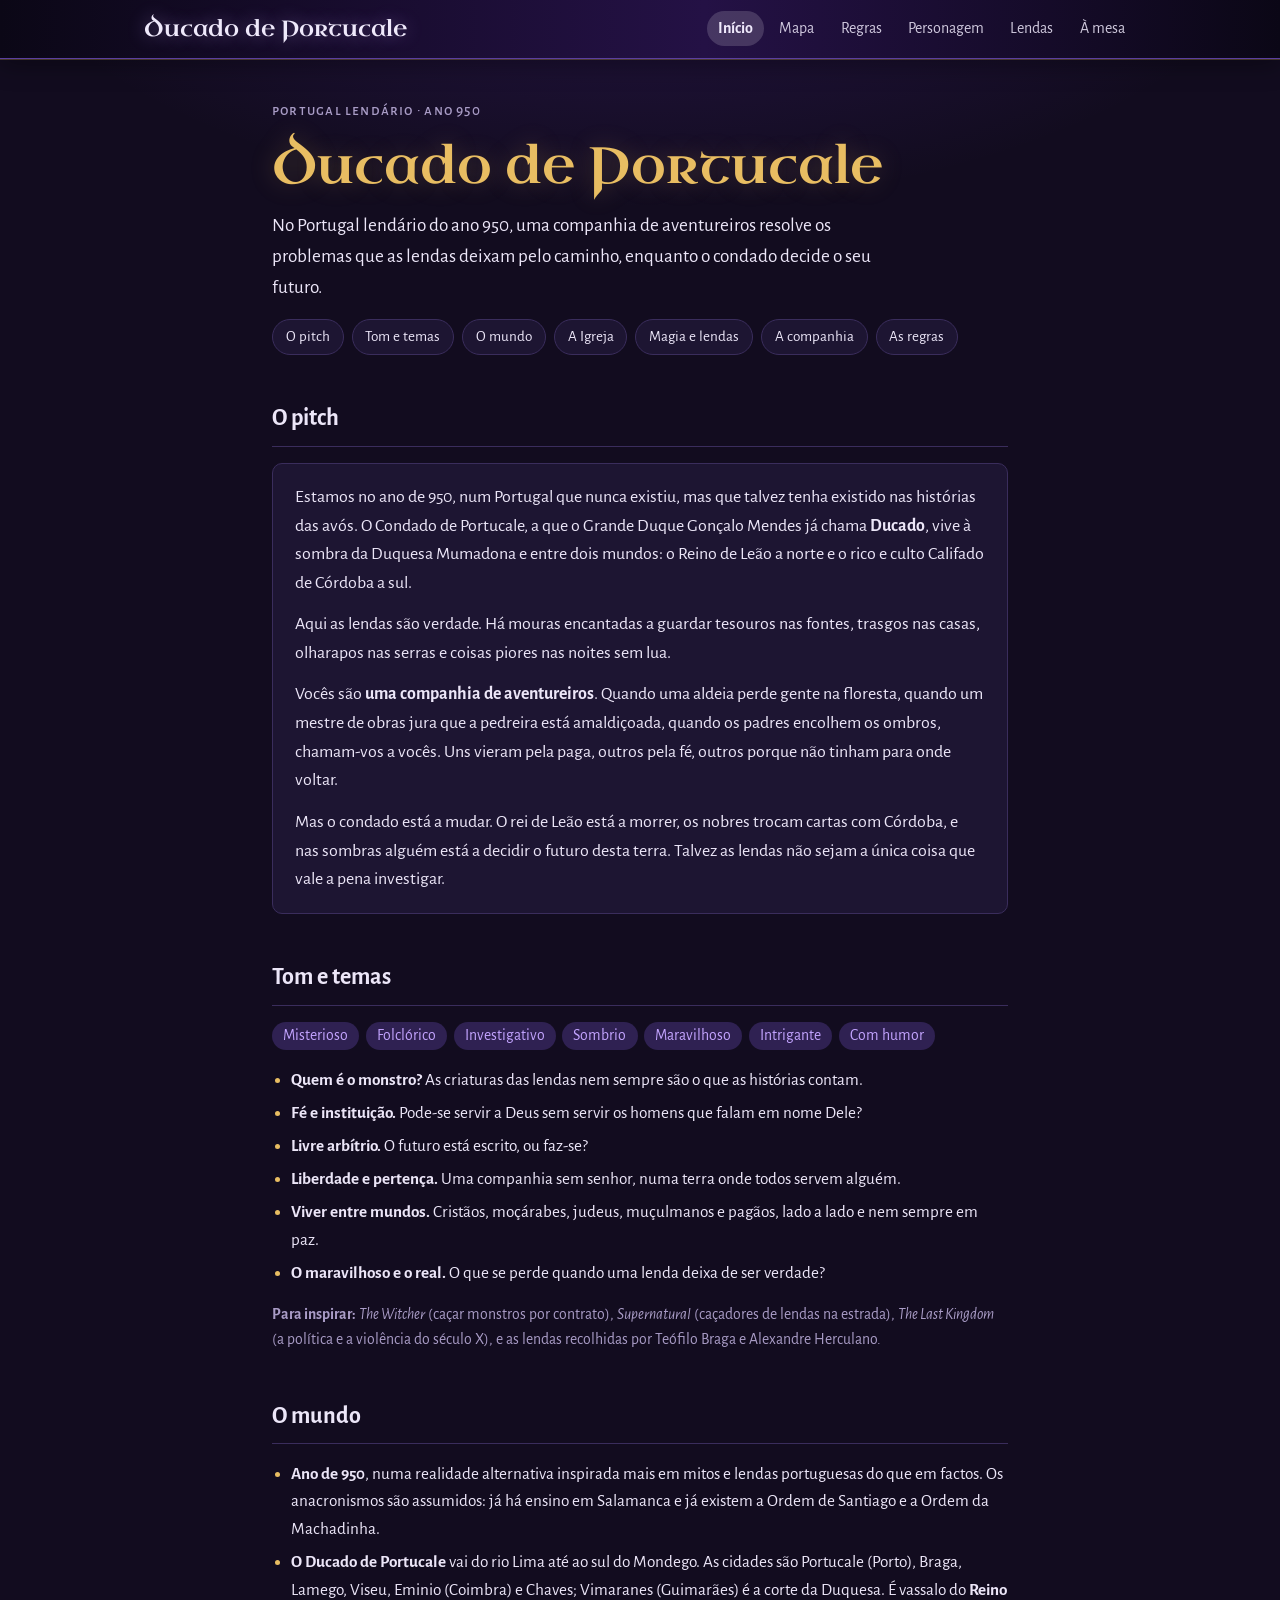
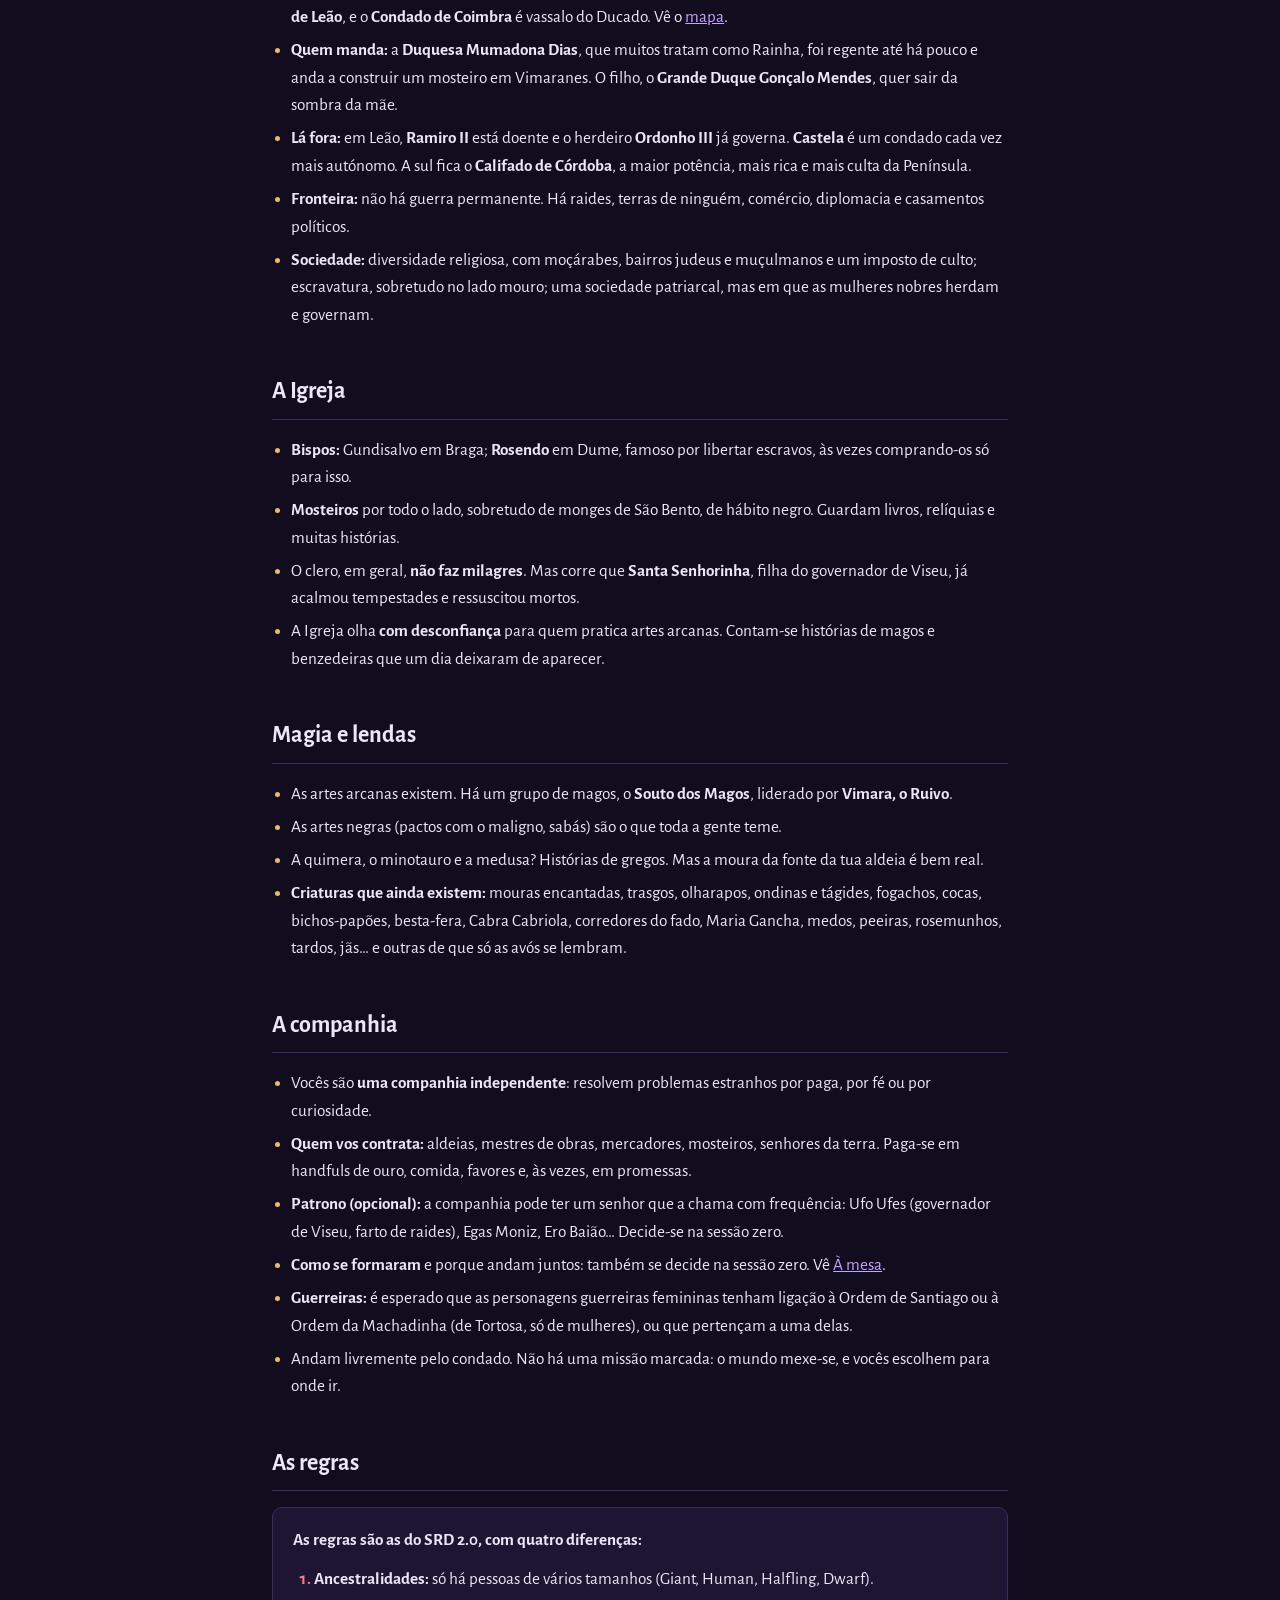
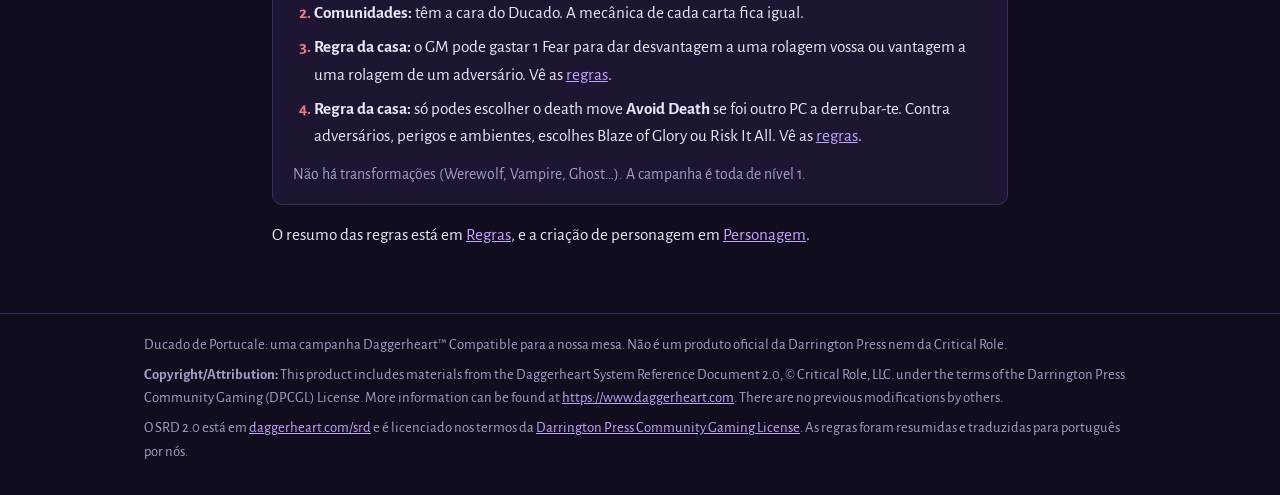
<file: site-jogadores/docs/index.html>
<!doctype html>
<html lang="pt-PT">
<head>
<meta charset="utf-8">
<meta name="viewport" content="width=device-width, initial-scale=1, viewport-fit=cover">
<title>Ducado de Portucale</title>
<meta name="description" content="Campanha Daggerheart™ Compatible no Portugal lendário do ano 950: o pitch, o mundo e as regras da mesa.">
<link rel="preconnect" href="https://fonts.googleapis.com">
<link rel="preconnect" href="https://fonts.gstatic.com" crossorigin>
<link rel="stylesheet" href="https://fonts.googleapis.com/css2?family=Uncial+Antiqua&family=Alegreya+Sans:ital,wght@0,400;0,500;0,700;1,400&family=Alegreya+Sans+SC:wght@500;700&display=swap">
<link rel="stylesheet" href="estilo.css">
</head>
<body>
<header class="site-header">
  <div class="inner">
    <a class="brand" href="index.html">Ducado de Portucale</a>
    <nav class="site-nav" aria-label="Menu principal"><ul><li><a href="index.html" aria-current="page">Início</a></li><li><a href="mapa.html">Mapa</a></li><li><a href="regras.html">Regras</a></li><li><a href="personagem.html">Personagem</a></li><li><a href="lendas.html">Lendas</a></li><li><a href="mesa.html">À mesa</a></li></ul></nav>
  </div>
</header>
<main class="wrap">
  <header class="page-head">
    <p class="eyebrow">Portugal lendário · ano 950</p>
    <h1>Ducado de Portucale</h1>
    <p class="lead">No Portugal lendário do ano 950, uma companhia de aventureiros resolve os problemas que as lendas deixam pelo caminho, enquanto o condado decide o seu futuro.</p>
    <nav class="steps plain-links" aria-label="Nesta página">
      <a href="#pitch">O pitch</a>
      <a href="#tom">Tom e temas</a>
      <a href="#mundo">O mundo</a>
      <a href="#igreja">A Igreja</a>
      <a href="#magia">Magia e lendas</a>
      <a href="#companhia">A companhia</a>
      <a href="#regras">As regras</a>
    </nav>
  </header>

  <section id="pitch">
    <h2 class="section-head">O pitch</h2>
    <blockquote class="pitch">
      <p>Estamos no ano de 950, num Portugal que nunca existiu, mas que talvez tenha existido nas histórias das avós. O Condado de Portucale, a que o Grande Duque Gonçalo Mendes já chama <strong>Ducado</strong>, vive à sombra da Duquesa Mumadona e entre dois mundos: o Reino de Leão a norte e o rico e culto Califado de Córdoba a sul.</p>
      <p>Aqui as lendas são verdade. Há mouras encantadas a guardar tesouros nas fontes, trasgos nas casas, olharapos nas serras e coisas piores nas noites sem lua.</p>
      <p>Vocês são <strong>uma companhia de aventureiros</strong>. Quando uma aldeia perde gente na floresta, quando um mestre de obras jura que a pedreira está amaldiçoada, quando os padres encolhem os ombros, chamam-vos a vocês. Uns vieram pela paga, outros pela fé, outros porque não tinham para onde voltar.</p>
      <p>Mas o condado está a mudar. O rei de Leão está a morrer, os nobres trocam cartas com Córdoba, e nas sombras alguém está a decidir o futuro desta terra. Talvez as lendas não sejam a única coisa que vale a pena investigar.</p>
    </blockquote>
  </section>

  <section id="tom">
    <h2 class="section-head">Tom e temas</h2>
    <ul class="tags">
      <li>Misterioso</li><li>Folclórico</li><li>Investigativo</li><li>Sombrio</li><li>Maravilhoso</li><li>Intrigante</li><li>Com humor</li>
    </ul>
    <ul class="plain">
      <li><strong>Quem é o monstro?</strong> As criaturas das lendas nem sempre são o que as histórias contam.</li>
      <li><strong>Fé e instituição.</strong> Pode-se servir a Deus sem servir os homens que falam em nome Dele?</li>
      <li><strong>Livre arbítrio.</strong> O futuro está escrito, ou faz-se?</li>
      <li><strong>Liberdade e pertença.</strong> Uma companhia sem senhor, numa terra onde todos servem alguém.</li>
      <li><strong>Viver entre mundos.</strong> Cristãos, moçárabes, judeus, muçulmanos e pagãos, lado a lado e nem sempre em paz.</li>
      <li><strong>O maravilhoso e o real.</strong> O que se perde quando uma lenda deixa de ser verdade?</li>
    </ul>
    <p class="note"><strong>Para inspirar:</strong> <span class="term">The Witcher</span> (caçar monstros por contrato), <span class="term">Supernatural</span> (caçadores de lendas na estrada), <span class="term">The Last Kingdom</span> (a política e a violência do século X), e as lendas recolhidas por Teófilo Braga e Alexandre Herculano.</p>
  </section>

  <section id="mundo">
    <h2 class="section-head">O mundo</h2>
    <ul class="plain">
      <li><strong>Ano de 950</strong>, numa realidade alternativa inspirada mais em mitos e lendas portuguesas do que em factos. Os anacronismos são assumidos: já há ensino em Salamanca e já existem a Ordem de Santiago e a Ordem da Machadinha.</li>
      <li><strong>O Ducado de Portucale</strong> vai do rio Lima até ao sul do Mondego. As cidades são Portucale (Porto), Braga, Lamego, Viseu, Eminio (Coimbra) e Chaves; Vimaranes (Guimarães) é a corte da Duquesa. É vassalo do <strong>Reino de Leão</strong>, e o <strong>Condado de Coimbra</strong> é vassalo do Ducado. Vê o <a href="mapa.html">mapa</a>.</li>
      <li><strong>Quem manda:</strong> a <strong>Duquesa Mumadona Dias</strong>, que muitos tratam como Rainha, foi regente até há pouco e anda a construir um mosteiro em Vimaranes. O filho, o <strong>Grande Duque Gonçalo Mendes</strong>, quer sair da sombra da mãe.</li>
      <li><strong>Lá fora:</strong> em Leão, <strong>Ramiro II</strong> está doente e o herdeiro <strong>Ordonho III</strong> já governa. <strong>Castela</strong> é um condado cada vez mais autónomo. A sul fica o <strong>Califado de Córdoba</strong>, a maior potência, mais rica e mais culta da Península.</li>
      <li><strong>Fronteira:</strong> não há guerra permanente. Há raides, terras de ninguém, comércio, diplomacia e casamentos políticos.</li>
      <li><strong>Sociedade:</strong> diversidade religiosa, com moçárabes, bairros judeus e muçulmanos e um imposto de culto; escravatura, sobretudo no lado mouro; uma sociedade patriarcal, mas em que as mulheres nobres herdam e governam.</li>
    </ul>
  </section>

  <section id="igreja">
    <h2 class="section-head">A Igreja</h2>
    <ul class="plain">
      <li><strong>Bispos:</strong> Gundisalvo em Braga; <strong>Rosendo</strong> em Dume, famoso por libertar escravos, às vezes comprando-os só para isso.</li>
      <li><strong>Mosteiros</strong> por todo o lado, sobretudo de monges de São Bento, de hábito negro. Guardam livros, relíquias e muitas histórias.</li>
      <li>O clero, em geral, <strong>não faz milagres</strong>. Mas corre que <strong>Santa Senhorinha</strong>, filha do governador de Viseu, já acalmou tempestades e ressuscitou mortos.</li>
      <li>A Igreja olha <strong>com desconfiança</strong> para quem pratica artes arcanas. Contam-se histórias de magos e benzedeiras que um dia deixaram de aparecer.</li>
    </ul>
  </section>

  <section id="magia">
    <h2 class="section-head">Magia e lendas</h2>
    <ul class="plain">
      <li>As artes arcanas existem. Há um grupo de magos, o <strong>Souto dos Magos</strong>, liderado por <strong>Vimara, o Ruivo</strong>.</li>
      <li>As artes negras (pactos com o maligno, sabás) são o que toda a gente teme.</li>
      <li>A quimera, o minotauro e a medusa? Histórias de gregos. Mas a moura da fonte da tua aldeia é bem real.</li>
      <li><strong>Criaturas que ainda existem:</strong> mouras encantadas, trasgos, olharapos, ondinas e tágides, fogachos, cocas, bichos-papões, besta-fera, Cabra Cabriola, corredores do fado, Maria Gancha, medos, peeiras, rosemunhos, tardos, jãs… e outras de que só as avós se lembram.</li>
    </ul>
  </section>

  <section id="companhia">
    <h2 class="section-head">A companhia</h2>
    <ul class="plain">
      <li>Vocês são <strong>uma companhia independente</strong>: resolvem problemas estranhos por paga, por fé ou por curiosidade.</li>
      <li><strong>Quem vos contrata:</strong> aldeias, mestres de obras, mercadores, mosteiros, senhores da terra. Paga-se em handfuls de ouro, comida, favores e, às vezes, em promessas.</li>
      <li><strong>Patrono (opcional):</strong> a companhia pode ter um senhor que a chama com frequência: Ufo Ufes (governador de Viseu, farto de raides), Egas Moniz, Ero Baião… Decide-se na sessão zero.</li>
      <li><strong>Como se formaram</strong> e porque andam juntos: também se decide na sessão zero. Vê <a href="mesa.html">À mesa</a>.</li>
      <li><strong>Guerreiras:</strong> é esperado que as personagens guerreiras femininas tenham ligação à Ordem de Santiago ou à Ordem da Machadinha (de Tortosa, só de mulheres), ou que pertençam a uma delas.</li>
      <li>Andam livremente pelo condado. Não há uma missão marcada: o mundo mexe-se, e vocês escolhem para onde ir.</li>
    </ul>
  </section>

  <section id="regras">
    <h2 class="section-head">As regras</h2>
    <div class="box diffs">
      <p><strong>As regras são as do SRD 2.0, com quatro diferenças:</strong></p>
      <ol>
        <li><strong>Ancestralidades:</strong> só há pessoas de vários tamanhos (Giant, Human, Halfling, Dwarf).</li>
        <li><strong>Comunidades:</strong> têm a cara do Ducado. A mecânica de cada carta fica igual.</li>
        <li><strong>Regra da casa:</strong> o GM pode gastar 1 Fear para dar desvantagem a uma rolagem vossa ou vantagem a uma rolagem de um adversário. Vê as <a href="regras.html#hope-fear">regras</a>.</li>
        <li><strong>Regra da casa:</strong> só podes escolher o death move <strong>Avoid Death</strong> se foi outro PC a derrubar-te. Contra adversários, perigos e ambientes, escolhes Blaze of Glory ou Risk It All. Vê as <a href="regras.html#morte">regras</a>.</li>
      </ol>
      <p class="note">Não há transformações (Werewolf, Vampire, Ghost…). A campanha é toda de nível 1.</p>
    </div>
    <p>O resumo das regras está em <a href="regras.html">Regras</a>, e a criação de personagem em <a href="personagem.html">Personagem</a>.</p>
  </section>

</main>
<footer class="site-footer">
  <div class="inner">
    <p>Ducado de Portucale: uma campanha Daggerheart™ Compatible para a nossa mesa. Não é um produto oficial da Darrington Press nem da Critical Role.</p>
    <p><strong>Copyright/Attribution:</strong> This product includes materials from the Daggerheart System Reference Document 2.0, © Critical Role, LLC. under the terms of the Darrington Press Community Gaming (DPCGL) License. More information can be found at <a href="https://www.daggerheart.com">https://www.daggerheart.com</a>. There are no previous modifications by others.</p>
    <p>O SRD 2.0 está em <a href="https://www.daggerheart.com/srd">daggerheart.com/srd</a> e é licenciado nos termos da <a href="https://darringtonpress.com/license">Darrington Press Community Gaming License</a>. As regras foram resumidas e traduzidas para português por nós.</p>
  </div>
</footer>
<script src="site.js" defer></script>
</body>
</html>
</file>
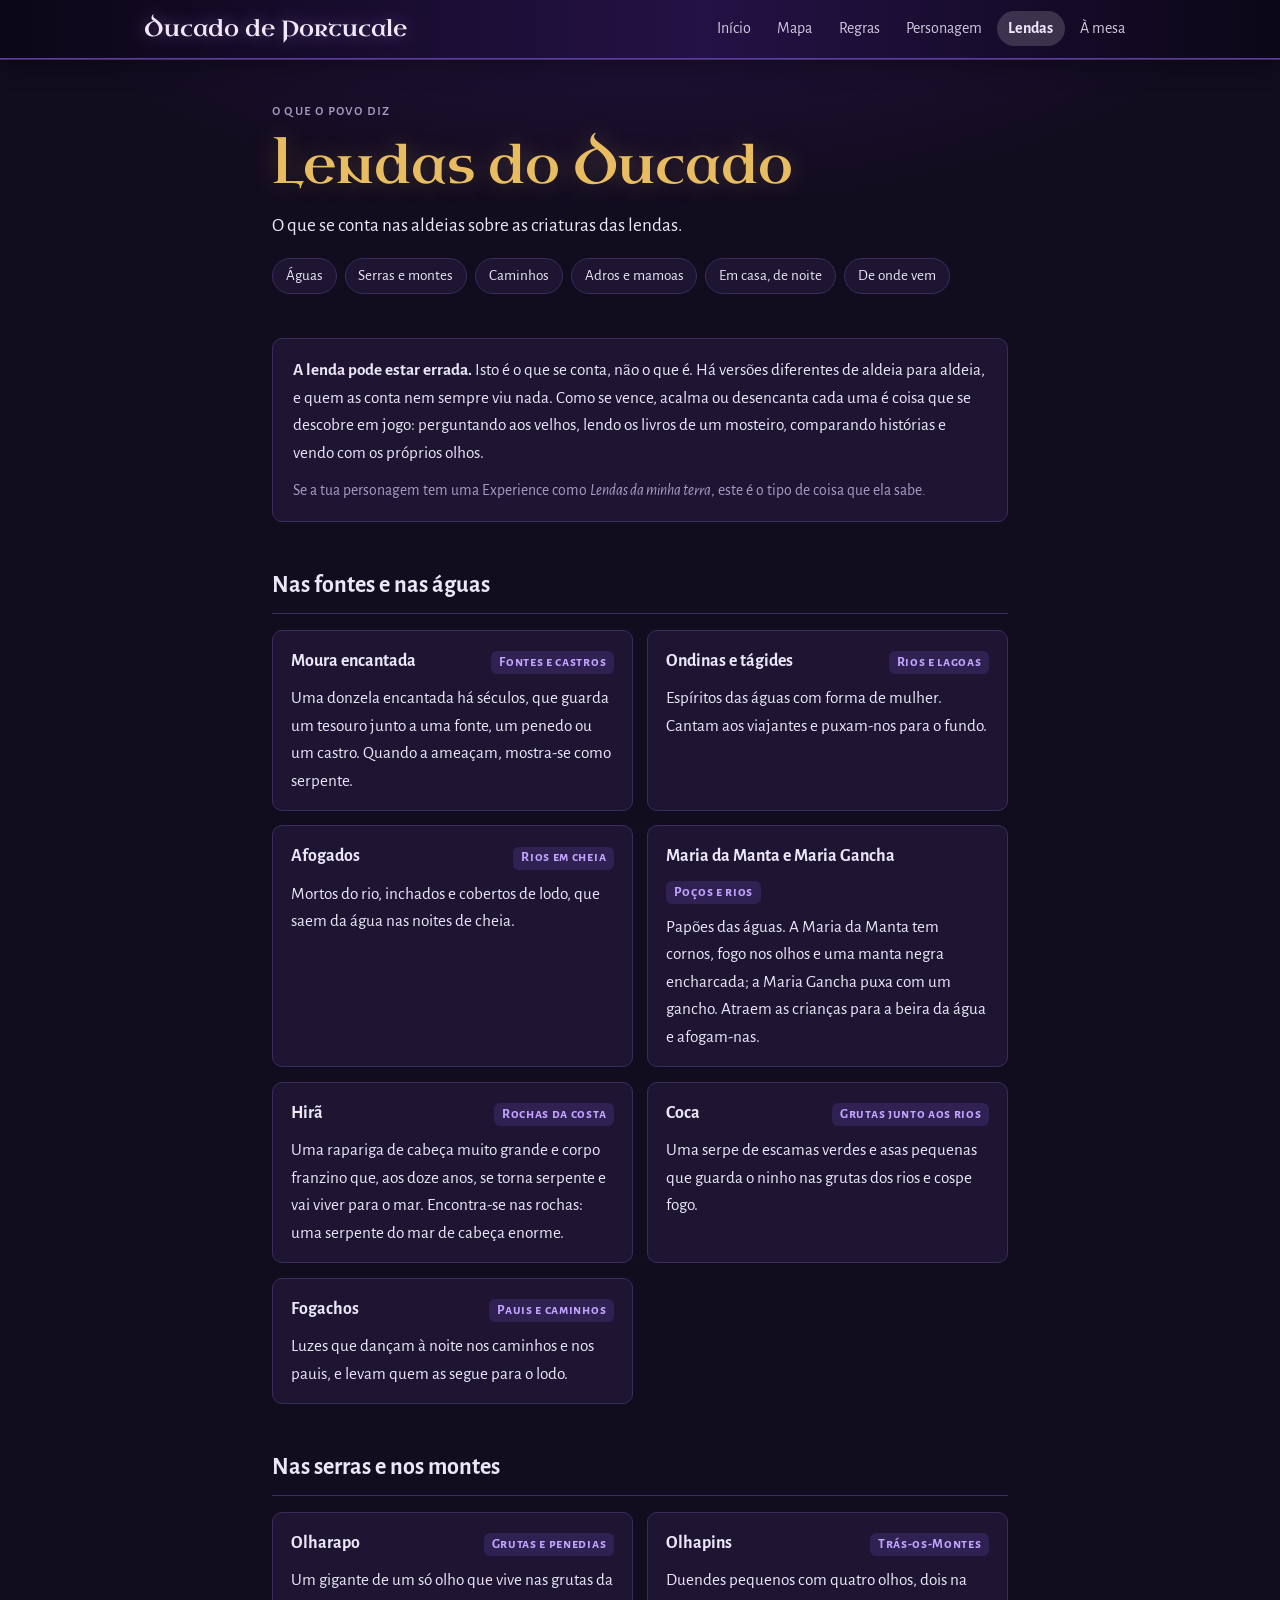
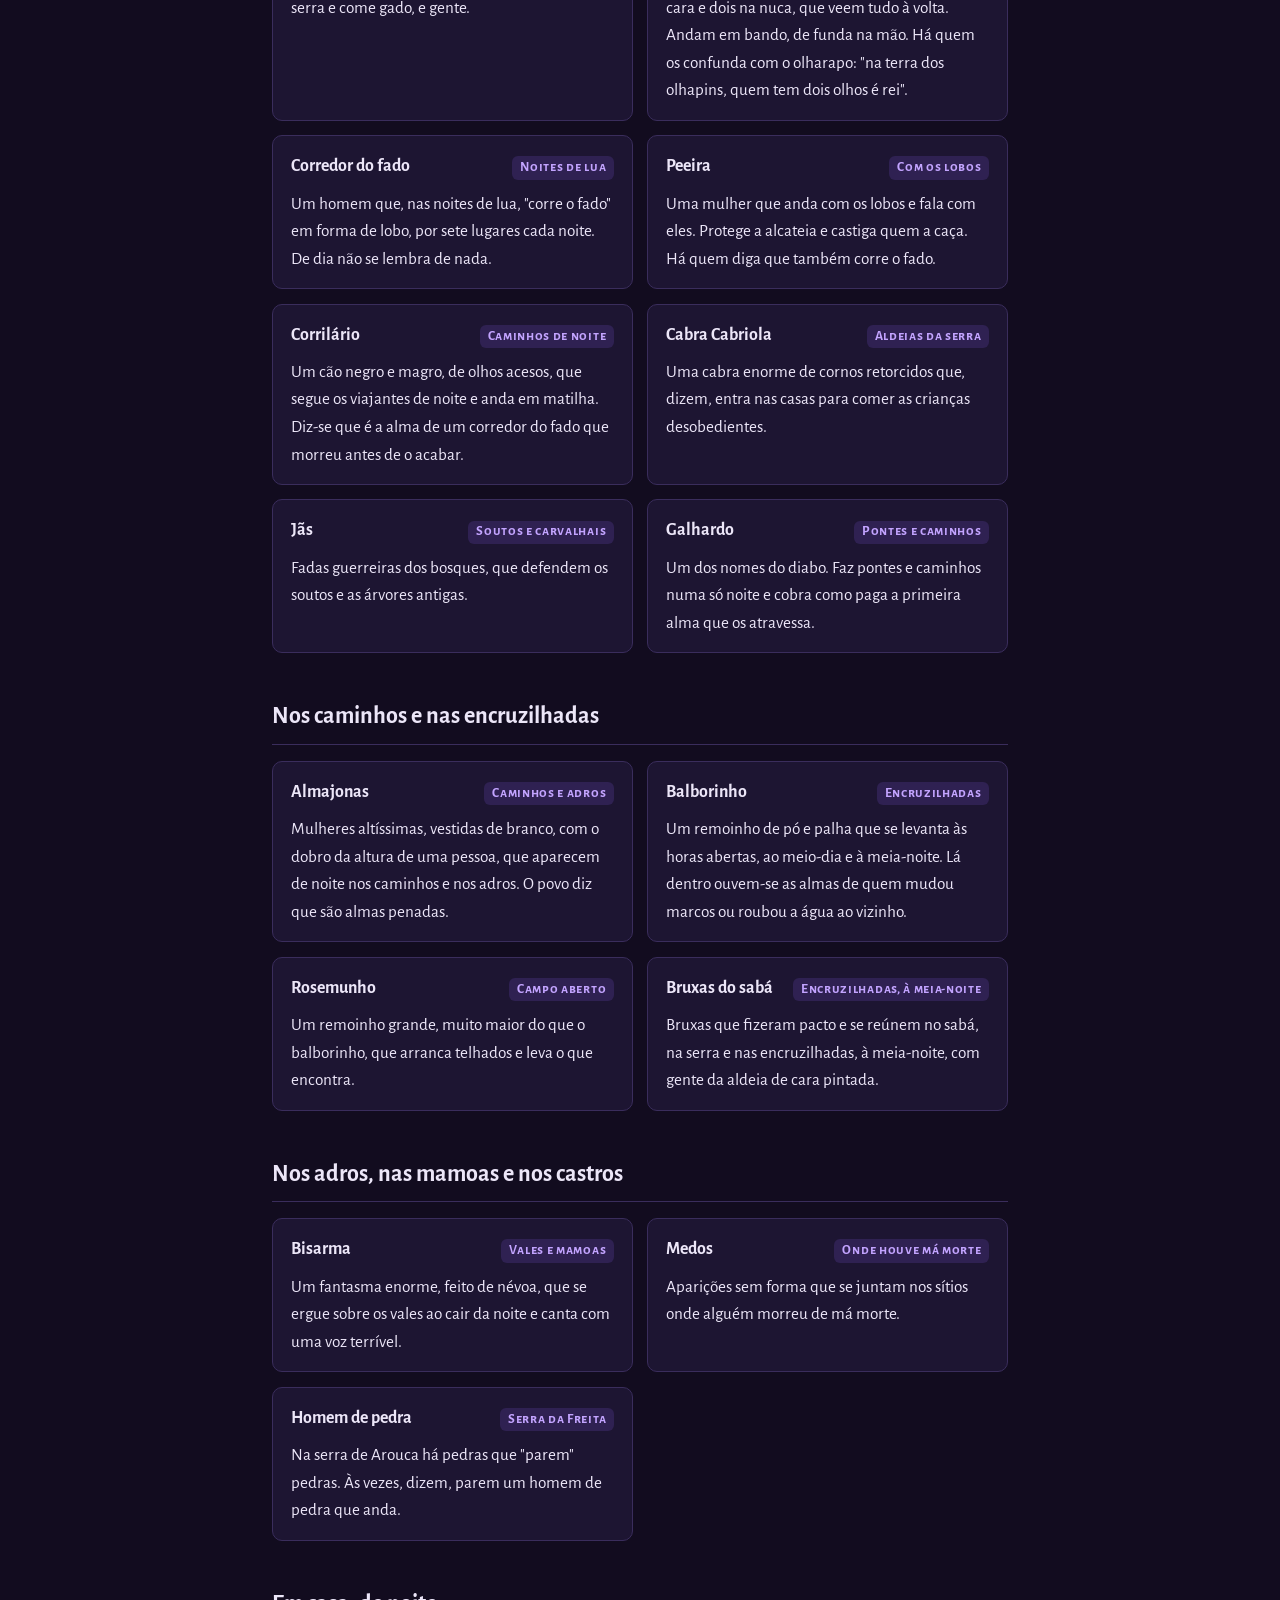
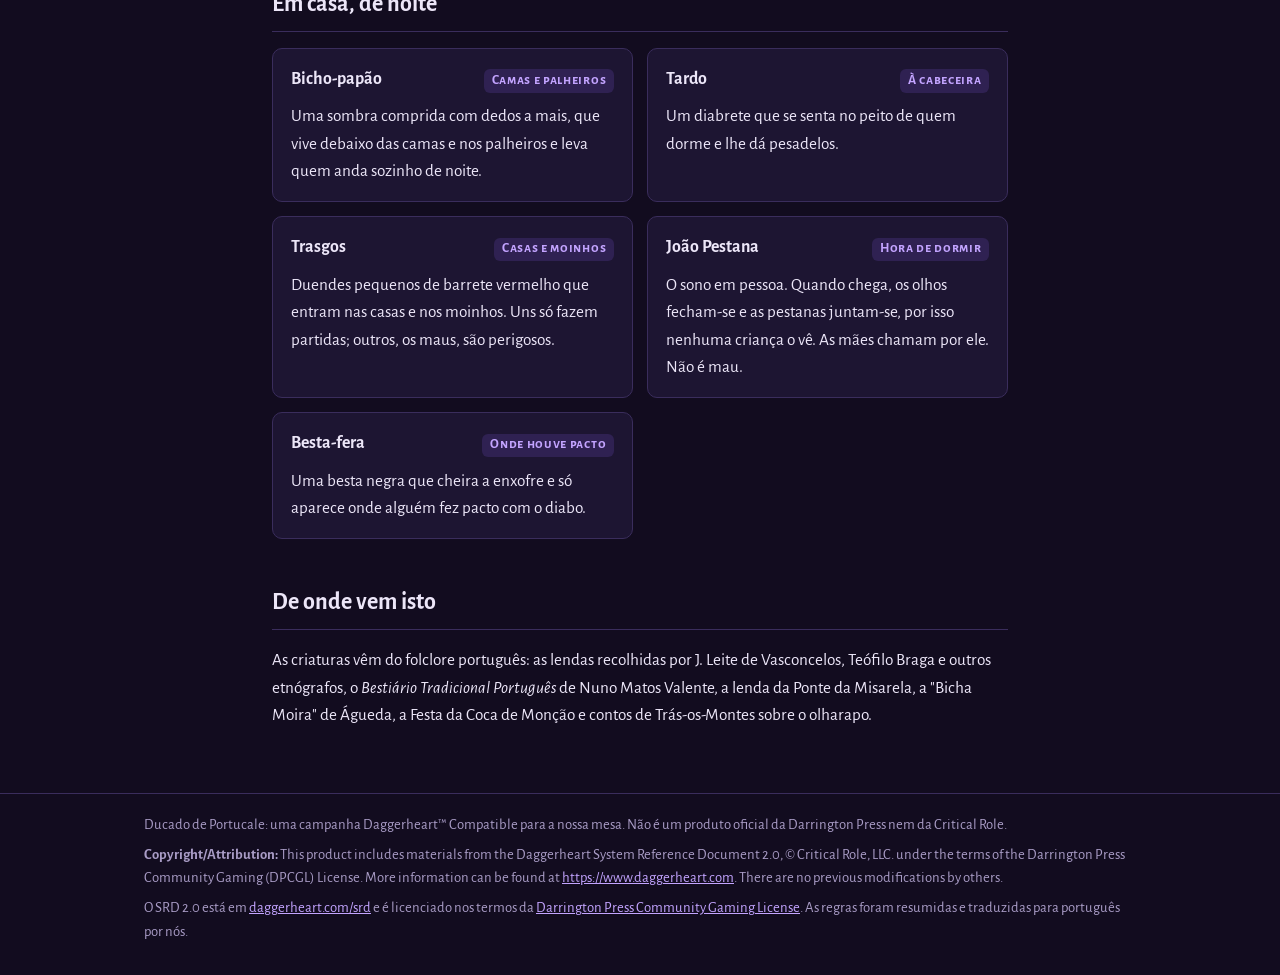
<file: site-jogadores/docs/lendas.html>
<!doctype html>
<html lang="pt-PT">
<head>
<meta charset="utf-8">
<meta name="viewport" content="width=device-width, initial-scale=1, viewport-fit=cover">
<title>Lendas · Ducado de Portucale</title>
<meta name="description" content="O que o povo do Ducado conta sobre as criaturas das lendas.">
<link rel="preconnect" href="https://fonts.googleapis.com">
<link rel="preconnect" href="https://fonts.gstatic.com" crossorigin>
<link rel="stylesheet" href="https://fonts.googleapis.com/css2?family=Uncial+Antiqua&family=Alegreya+Sans:ital,wght@0,400;0,500;0,700;1,400&family=Alegreya+Sans+SC:wght@500;700&display=swap">
<link rel="stylesheet" href="estilo.css">
</head>
<body>
<header class="site-header">
  <div class="inner">
    <a class="brand" href="index.html">Ducado de Portucale</a>
    <nav class="site-nav" aria-label="Menu principal"><ul><li><a href="index.html">Início</a></li><li><a href="mapa.html">Mapa</a></li><li><a href="regras.html">Regras</a></li><li><a href="personagem.html">Personagem</a></li><li><a href="lendas.html" aria-current="page">Lendas</a></li><li><a href="mesa.html">À mesa</a></li></ul></nav>
  </div>
</header>
<main class="wrap">
  <header class="page-head">
    <p class="eyebrow">O que o povo diz</p>
    <h1>Lendas do Ducado</h1>
    <p class="lead">O que se conta nas aldeias sobre as criaturas das lendas.</p>
    <nav class="steps plain-links" aria-label="Nesta página">
      <a href="#aguas">Águas</a>
      <a href="#serras">Serras e montes</a>
      <a href="#caminhos">Caminhos</a>
      <a href="#mortos">Adros e mamoas</a>
      <a href="#casa">Em casa, de noite</a>
      <a href="#fontes">De onde vem</a>
    </nav>
  </header>

  <section>
    <div class="box">
      <p><strong>A lenda pode estar errada.</strong> Isto é o que se conta, não o que é. Há versões diferentes de aldeia para aldeia, e quem as conta nem sempre viu nada. Como se vence, acalma ou desencanta cada uma é coisa que se descobre em jogo: perguntando aos velhos, lendo os livros de um mosteiro, comparando histórias e vendo com os próprios olhos.</p>
      <p class="note">Se a tua personagem tem uma Experience como <em>Lendas da minha terra</em>, este é o tipo de coisa que ela sabe.</p>
    </div>
  </section>

  <section id="aguas">
    <h2 class="section-head">Nas fontes e nas águas</h2>
    <div class="cards">
      <article class="card">
        <div class="card-top"><strong>Moura encantada</strong><span class="chip">Fontes e castros</span></div>
        <p>Uma donzela encantada há séculos, que guarda um tesouro junto a uma fonte, um penedo ou um castro. Quando a ameaçam, mostra-se como serpente.</p>
      </article>
      <article class="card">
        <div class="card-top"><strong>Ondinas e tágides</strong><span class="chip">Rios e lagoas</span></div>
        <p>Espíritos das águas com forma de mulher. Cantam aos viajantes e puxam-nos para o fundo.</p>
      </article>
      <article class="card">
        <div class="card-top"><strong>Afogados</strong><span class="chip">Rios em cheia</span></div>
        <p>Mortos do rio, inchados e cobertos de lodo, que saem da água nas noites de cheia.</p>
      </article>
      <article class="card">
        <div class="card-top"><strong>Maria da Manta e Maria Gancha</strong><span class="chip">Poços e rios</span></div>
        <p>Papões das águas. A Maria da Manta tem cornos, fogo nos olhos e uma manta negra encharcada; a Maria Gancha puxa com um gancho. Atraem as crianças para a beira da água e afogam-nas.</p>
      </article>
      <article class="card">
        <div class="card-top"><strong>Hirã</strong><span class="chip">Rochas da costa</span></div>
        <p>Uma rapariga de cabeça muito grande e corpo franzino que, aos doze anos, se torna serpente e vai viver para o mar. Encontra-se nas rochas: uma serpente do mar de cabeça enorme.</p>
      </article>
      <article class="card">
        <div class="card-top"><strong>Coca</strong><span class="chip">Grutas junto aos rios</span></div>
        <p>Uma serpe de escamas verdes e asas pequenas que guarda o ninho nas grutas dos rios e cospe fogo.</p>
      </article>
      <article class="card">
        <div class="card-top"><strong>Fogachos</strong><span class="chip">Pauis e caminhos</span></div>
        <p>Luzes que dançam à noite nos caminhos e nos pauis, e levam quem as segue para o lodo.</p>
      </article>
    </div>
  </section>

  <section id="serras">
    <h2 class="section-head">Nas serras e nos montes</h2>
    <div class="cards">
      <article class="card">
        <div class="card-top"><strong>Olharapo</strong><span class="chip">Grutas e penedias</span></div>
        <p>Um gigante de um só olho que vive nas grutas da serra e come gado, e gente.</p>
      </article>
      <article class="card">
        <div class="card-top"><strong>Olhapins</strong><span class="chip">Trás-os-Montes</span></div>
        <p>Duendes pequenos com quatro olhos, dois na cara e dois na nuca, que veem tudo à volta. Andam em bando, de funda na mão. Há quem os confunda com o olharapo: "na terra dos olhapins, quem tem dois olhos é rei".</p>
      </article>
      <article class="card">
        <div class="card-top"><strong>Corredor do fado</strong><span class="chip">Noites de lua</span></div>
        <p>Um homem que, nas noites de lua, "corre o fado" em forma de lobo, por sete lugares cada noite. De dia não se lembra de nada.</p>
      </article>
      <article class="card">
        <div class="card-top"><strong>Peeira</strong><span class="chip">Com os lobos</span></div>
        <p>Uma mulher que anda com os lobos e fala com eles. Protege a alcateia e castiga quem a caça. Há quem diga que também corre o fado.</p>
      </article>
      <article class="card">
        <div class="card-top"><strong>Corrilário</strong><span class="chip">Caminhos de noite</span></div>
        <p>Um cão negro e magro, de olhos acesos, que segue os viajantes de noite e anda em matilha. Diz-se que é a alma de um corredor do fado que morreu antes de o acabar.</p>
      </article>
      <article class="card">
        <div class="card-top"><strong>Cabra Cabriola</strong><span class="chip">Aldeias da serra</span></div>
        <p>Uma cabra enorme de cornos retorcidos que, dizem, entra nas casas para comer as crianças desobedientes.</p>
      </article>
      <article class="card">
        <div class="card-top"><strong>Jãs</strong><span class="chip">Soutos e carvalhais</span></div>
        <p>Fadas guerreiras dos bosques, que defendem os soutos e as árvores antigas.</p>
      </article>
      <article class="card">
        <div class="card-top"><strong>Galhardo</strong><span class="chip">Pontes e caminhos</span></div>
        <p>Um dos nomes do diabo. Faz pontes e caminhos numa só noite e cobra como paga a primeira alma que os atravessa.</p>
      </article>
    </div>
  </section>

  <section id="caminhos">
    <h2 class="section-head">Nos caminhos e nas encruzilhadas</h2>
    <div class="cards">
      <article class="card">
        <div class="card-top"><strong>Almajonas</strong><span class="chip">Caminhos e adros</span></div>
        <p>Mulheres altíssimas, vestidas de branco, com o dobro da altura de uma pessoa, que aparecem de noite nos caminhos e nos adros. O povo diz que são almas penadas.</p>
      </article>
      <article class="card">
        <div class="card-top"><strong>Balborinho</strong><span class="chip">Encruzilhadas</span></div>
        <p>Um remoinho de pó e palha que se levanta às horas abertas, ao meio-dia e à meia-noite. Lá dentro ouvem-se as almas de quem mudou marcos ou roubou a água ao vizinho.</p>
      </article>
      <article class="card">
        <div class="card-top"><strong>Rosemunho</strong><span class="chip">Campo aberto</span></div>
        <p>Um remoinho grande, muito maior do que o balborinho, que arranca telhados e leva o que encontra.</p>
      </article>
      <article class="card">
        <div class="card-top"><strong>Bruxas do sabá</strong><span class="chip">Encruzilhadas, à meia-noite</span></div>
        <p>Bruxas que fizeram pacto e se reúnem no sabá, na serra e nas encruzilhadas, à meia-noite, com gente da aldeia de cara pintada.</p>
      </article>
    </div>
  </section>

  <section id="mortos">
    <h2 class="section-head">Nos adros, nas mamoas e nos castros</h2>
    <div class="cards">
      <article class="card">
        <div class="card-top"><strong>Bisarma</strong><span class="chip">Vales e mamoas</span></div>
        <p>Um fantasma enorme, feito de névoa, que se ergue sobre os vales ao cair da noite e canta com uma voz terrível.</p>
      </article>
      <article class="card">
        <div class="card-top"><strong>Medos</strong><span class="chip">Onde houve má morte</span></div>
        <p>Aparições sem forma que se juntam nos sítios onde alguém morreu de má morte.</p>
      </article>
      <article class="card">
        <div class="card-top"><strong>Homem de pedra</strong><span class="chip">Serra da Freita</span></div>
        <p>Na serra de Arouca há pedras que "parem" pedras. Às vezes, dizem, parem um homem de pedra que anda.</p>
      </article>
    </div>
  </section>

  <section id="casa">
    <h2 class="section-head">Em casa, de noite</h2>
    <div class="cards">
      <article class="card">
        <div class="card-top"><strong>Bicho-papão</strong><span class="chip">Camas e palheiros</span></div>
        <p>Uma sombra comprida com dedos a mais, que vive debaixo das camas e nos palheiros e leva quem anda sozinho de noite.</p>
      </article>
      <article class="card">
        <div class="card-top"><strong>Tardo</strong><span class="chip">À cabeceira</span></div>
        <p>Um diabrete que se senta no peito de quem dorme e lhe dá pesadelos.</p>
      </article>
      <article class="card">
        <div class="card-top"><strong>Trasgos</strong><span class="chip">Casas e moinhos</span></div>
        <p>Duendes pequenos de barrete vermelho que entram nas casas e nos moinhos. Uns só fazem partidas; outros, os maus, são perigosos.</p>
      </article>
      <article class="card">
        <div class="card-top"><strong>João Pestana</strong><span class="chip">Hora de dormir</span></div>
        <p>O sono em pessoa. Quando chega, os olhos fecham-se e as pestanas juntam-se, por isso nenhuma criança o vê. As mães chamam por ele. Não é mau.</p>
      </article>
      <article class="card">
        <div class="card-top"><strong>Besta-fera</strong><span class="chip">Onde houve pacto</span></div>
        <p>Uma besta negra que cheira a enxofre e só aparece onde alguém fez pacto com o diabo.</p>
      </article>
    </div>
  </section>

  <section id="fontes">
    <h2 class="section-head">De onde vem isto</h2>
    <p>As criaturas vêm do folclore português: as lendas recolhidas por J. Leite de Vasconcelos, Teófilo Braga e outros etnógrafos, o <em>Bestiário Tradicional Português</em> de Nuno Matos Valente, a lenda da Ponte da Misarela, a "Bicha Moira" de Águeda, a Festa da Coca de Monção e contos de Trás-os-Montes sobre o olharapo.</p>
  </section>

</main>
<footer class="site-footer">
  <div class="inner">
    <p>Ducado de Portucale: uma campanha Daggerheart™ Compatible para a nossa mesa. Não é um produto oficial da Darrington Press nem da Critical Role.</p>
    <p><strong>Copyright/Attribution:</strong> This product includes materials from the Daggerheart System Reference Document 2.0, © Critical Role, LLC. under the terms of the Darrington Press Community Gaming (DPCGL) License. More information can be found at <a href="https://www.daggerheart.com">https://www.daggerheart.com</a>. There are no previous modifications by others.</p>
    <p>O SRD 2.0 está em <a href="https://www.daggerheart.com/srd">daggerheart.com/srd</a> e é licenciado nos termos da <a href="https://darringtonpress.com/license">Darrington Press Community Gaming License</a>. As regras foram resumidas e traduzidas para português por nós.</p>
  </div>
</footer>
<script src="site.js" defer></script>
</body>
</html>
</file>
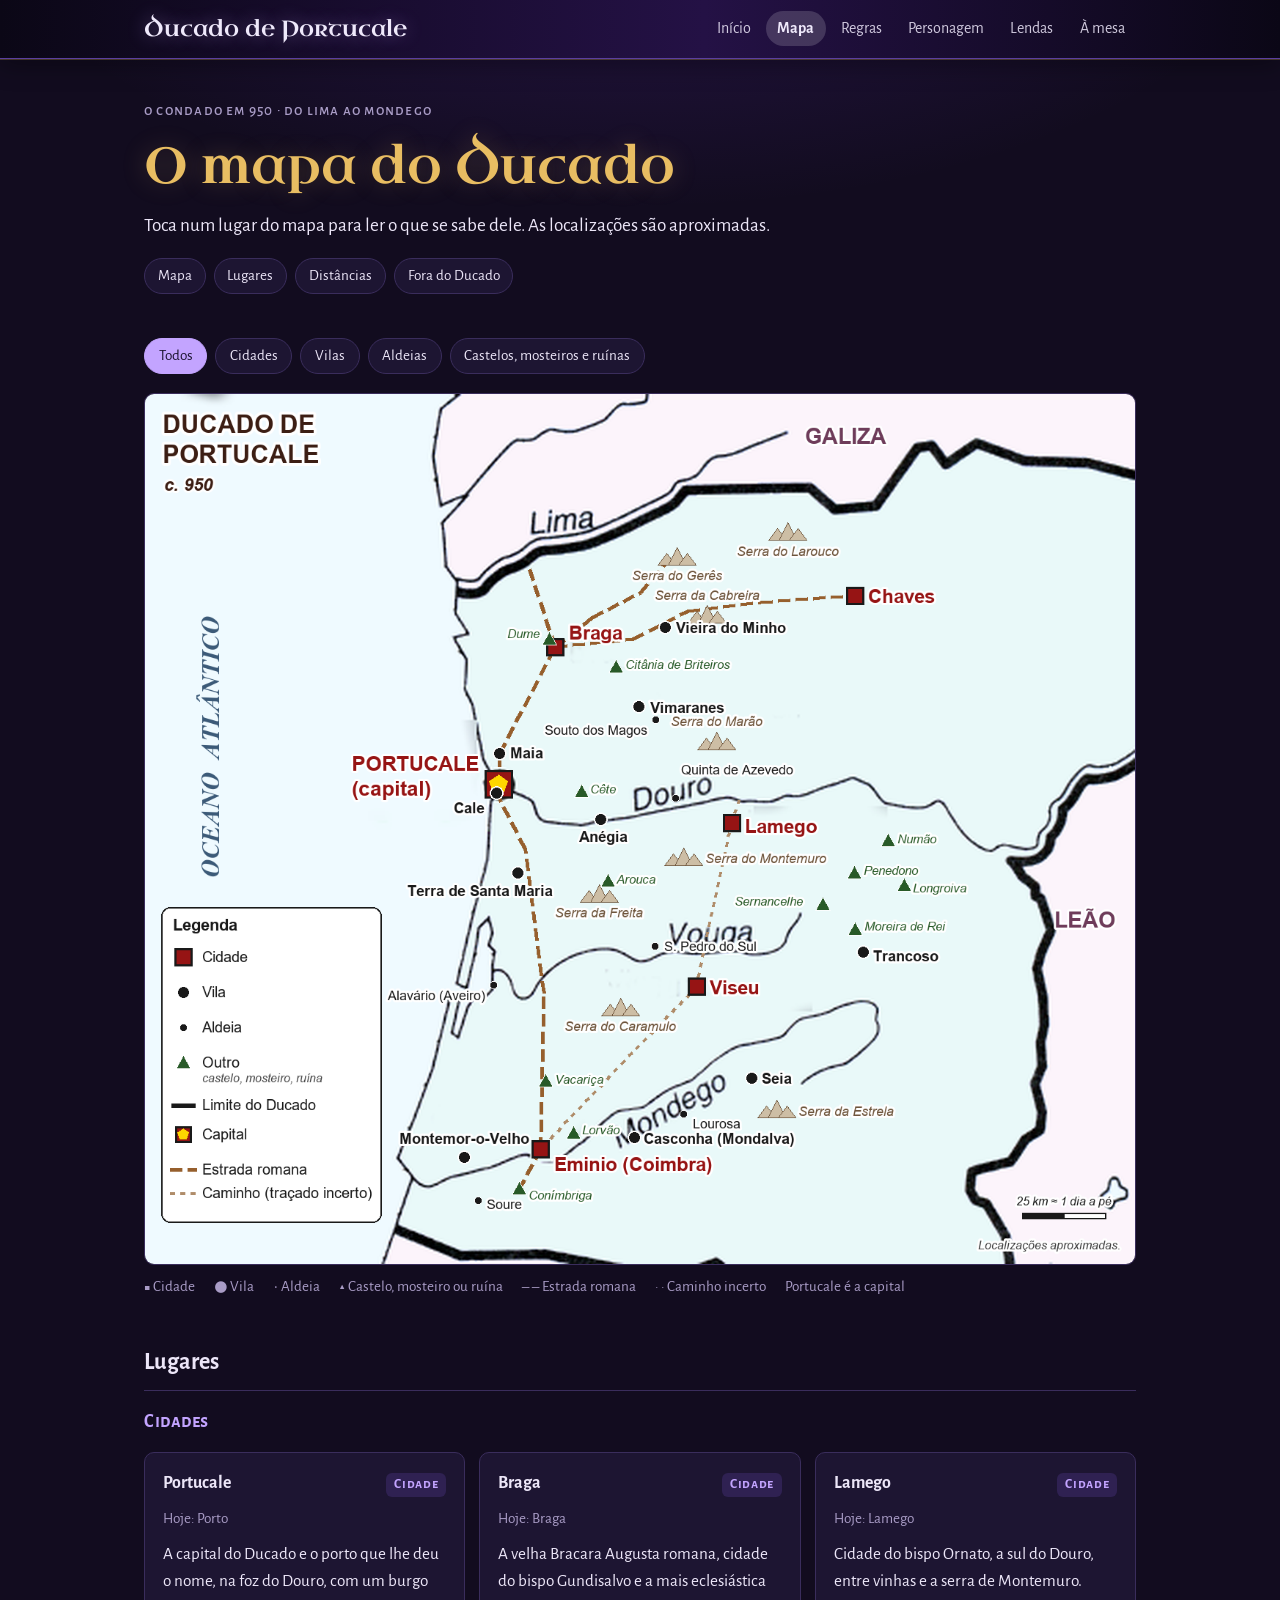
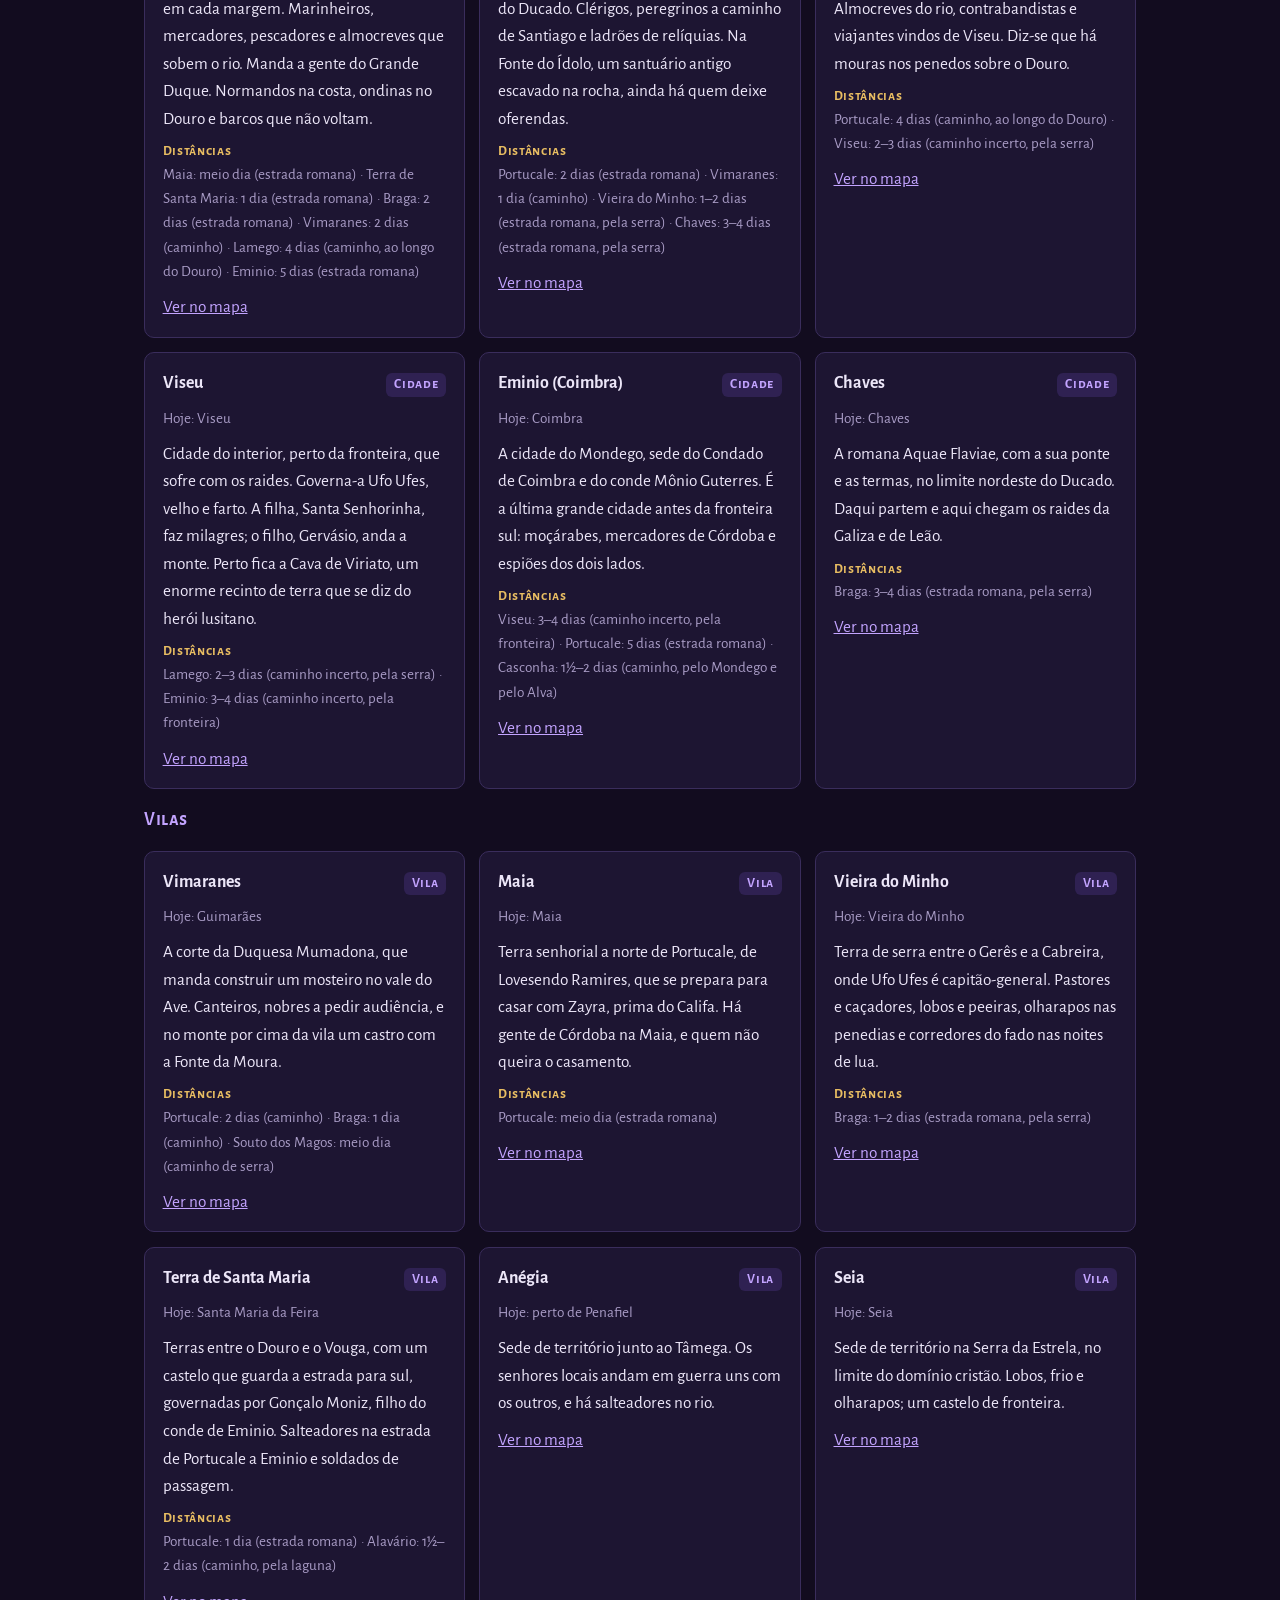
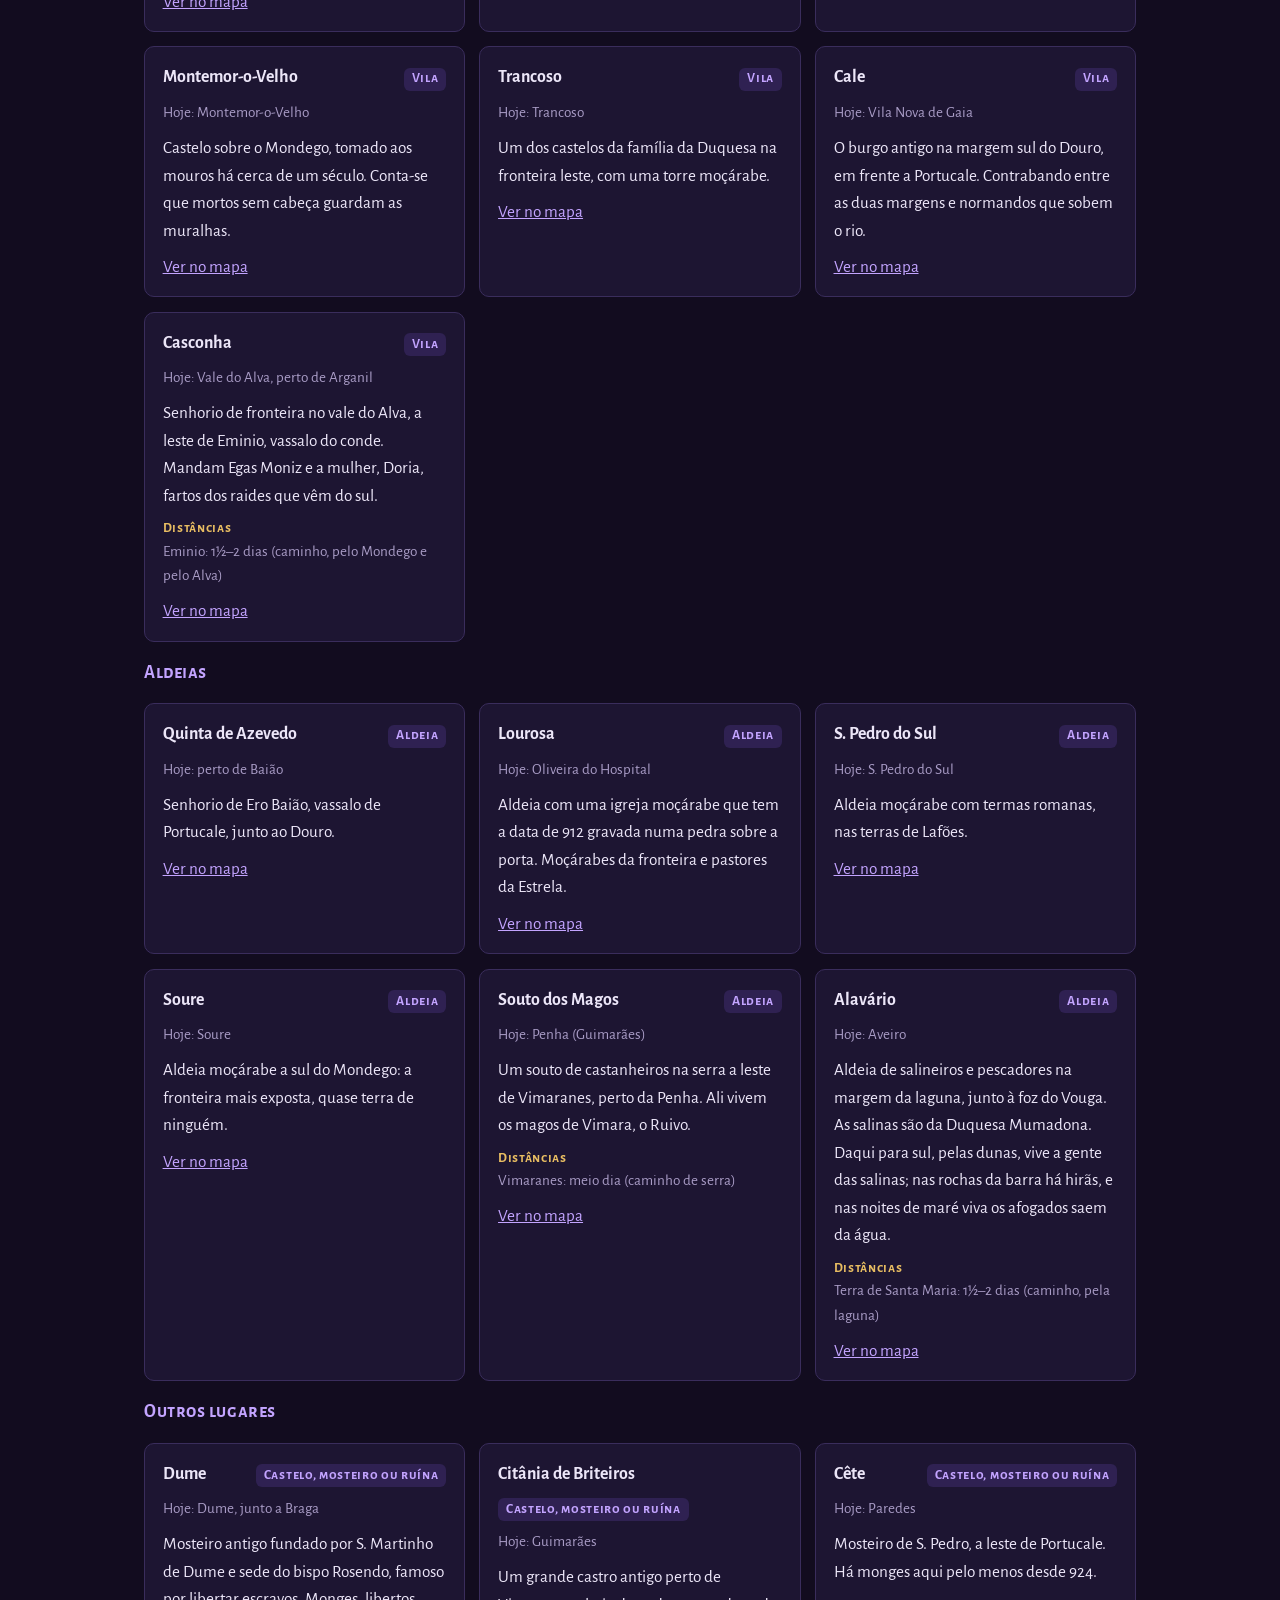
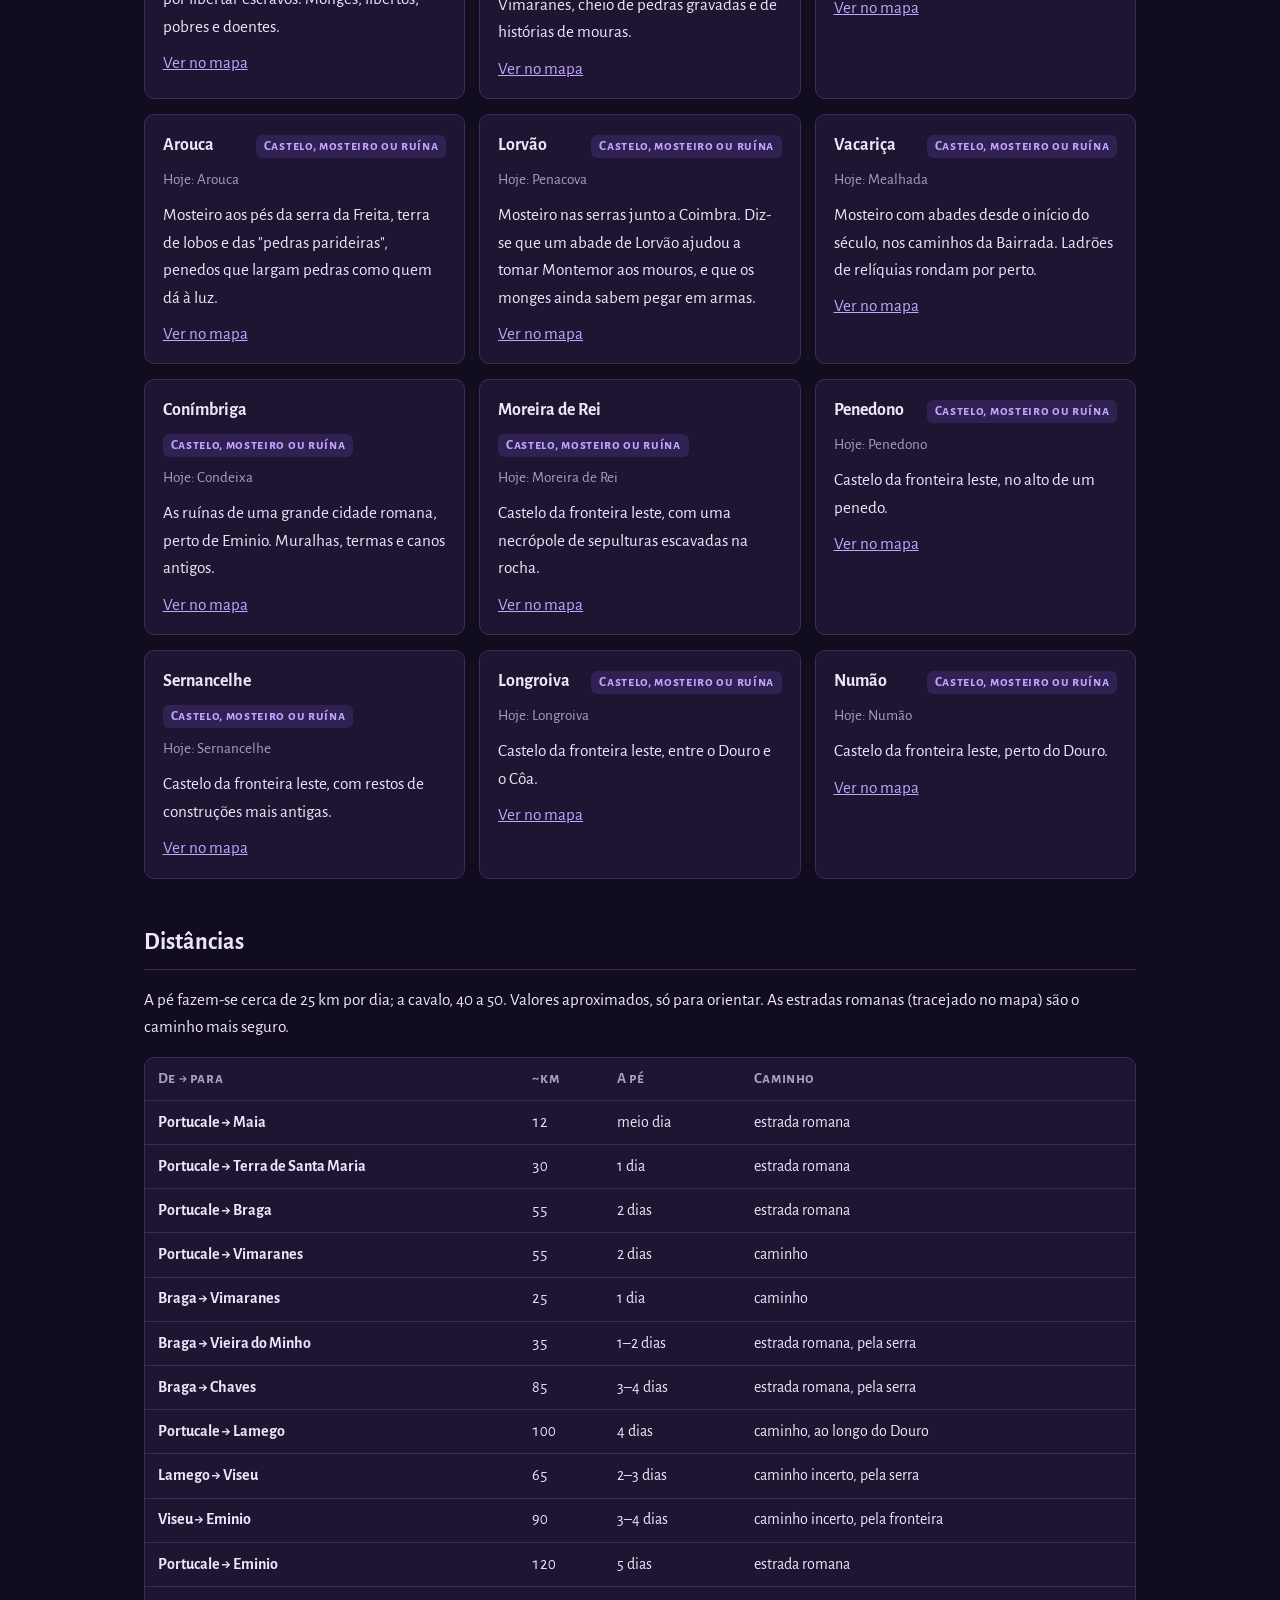
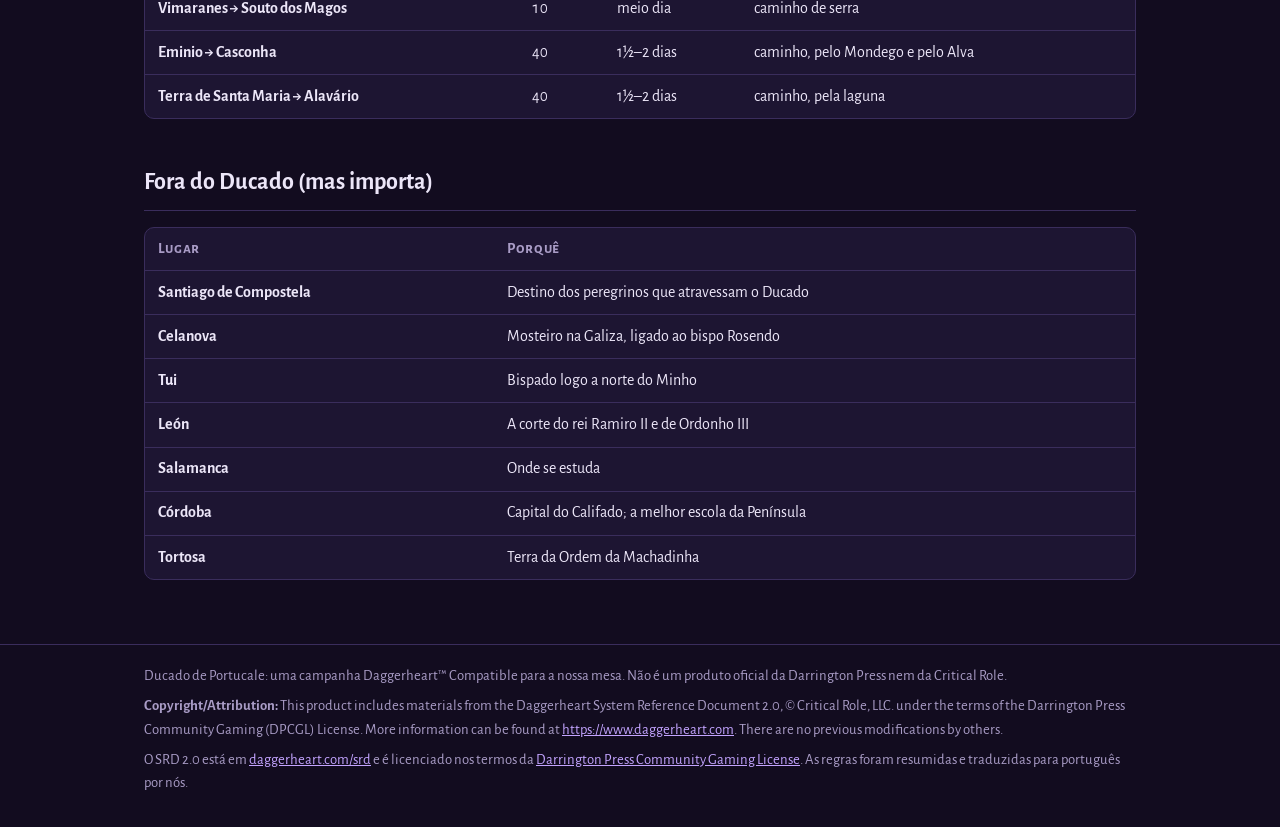
<file: site-jogadores/docs/mapa.html>
<!doctype html>
<html lang="pt-PT">
<head>
<meta charset="utf-8">
<meta name="viewport" content="width=device-width, initial-scale=1, viewport-fit=cover">
<title>Mapa · Ducado de Portucale</title>
<meta name="description" content="Mapa clicável do Ducado de Portucale por volta de 950, com os lugares e as distâncias.">
<link rel="preconnect" href="https://fonts.googleapis.com">
<link rel="preconnect" href="https://fonts.gstatic.com" crossorigin>
<link rel="stylesheet" href="https://fonts.googleapis.com/css2?family=Uncial+Antiqua&family=Alegreya+Sans:ital,wght@0,400;0,500;0,700;1,400&family=Alegreya+Sans+SC:wght@500;700&display=swap">
<link rel="stylesheet" href="estilo.css">
</head>
<body>
<header class="site-header">
  <div class="inner">
    <a class="brand" href="index.html">Ducado de Portucale</a>
    <nav class="site-nav" aria-label="Menu principal"><ul><li><a href="index.html">Início</a></li><li><a href="mapa.html" aria-current="page">Mapa</a></li><li><a href="regras.html">Regras</a></li><li><a href="personagem.html">Personagem</a></li><li><a href="lendas.html">Lendas</a></li><li><a href="mesa.html">À mesa</a></li></ul></nav>
  </div>
</header>
<main class="wrap wide">
  <header class="page-head">
    <p class="eyebrow">O condado em 950 · do Lima ao Mondego</p>
    <h1>O mapa do Ducado</h1>
    <p class="lead">Toca num lugar do mapa para ler o que se sabe dele. As localizações são aproximadas.</p>
    <nav class="steps plain-links" aria-label="Nesta página">
      <a href="#mapa">Mapa</a><a href="#lugares">Lugares</a><a href="#distancias">Distâncias</a><a href="#fora">Fora do Ducado</a>
    </nav>
  </header>

  <section id="mapa">
    <div class="filters" role="group" aria-label="Mostrar no mapa">
      <button type="button" class="filter" data-filtro="todos" aria-pressed="true">Todos</button>
      <button type="button" class="filter" data-filtro="cidade" aria-pressed="false">Cidades</button>
      <button type="button" class="filter" data-filtro="vila" aria-pressed="false">Vilas</button>
      <button type="button" class="filter" data-filtro="aldeia" aria-pressed="false">Aldeias</button>
      <button type="button" class="filter" data-filtro="outro" aria-pressed="false">Castelos, mosteiros e ruínas</button>
    </div>
    <figure class="map-figure">
      <div class="map">
        <img src="img/mapa-ducado.png" width="1350" height="1187" alt="Mapa do Ducado de Portucale por volta de 950, do rio Lima ao Mondego, com as cidades, vilas, aldeias, castelos e mosteiros.">
        <button class="pin" type="button" data-lugar="lugar-portucale" data-cat="cidade" style="left:35.7%;top:44.84%" aria-label="Portucale"></button><button class="pin" type="button" data-lugar="lugar-braga" data-cat="cidade" style="left:41.44%;top:29.09%" aria-label="Braga"></button><button class="pin" type="button" data-lugar="lugar-lamego" data-cat="cidade" style="left:59.26%;top:49.28%" aria-label="Lamego"></button><button class="pin" type="button" data-lugar="lugar-viseu" data-cat="cidade" style="left:55.7%;top:68.13%" aria-label="Viseu"></button><button class="pin" type="button" data-lugar="lugar-eminio" data-cat="cidade" style="left:39.96%;top:86.79%" aria-label="Eminio"></button><button class="pin" type="button" data-lugar="lugar-chaves" data-cat="cidade" style="left:71.73%;top:23.17%" aria-label="Chaves"></button><button class="pin" type="button" data-lugar="lugar-vimaranes" data-cat="vila" style="left:49.85%;top:35.93%" aria-label="Vimaranes"></button><button class="pin" type="button" data-lugar="lugar-maia" data-cat="vila" style="left:35.83%;top:41.31%" aria-label="Maia"></button><button class="pin" type="button" data-lugar="lugar-vieira-do-minho" data-cat="vila" style="left:52.59%;top:26.86%" aria-label="Vieira do Minho"></button><button class="pin" type="button" data-lugar="lugar-terra-de-santa-maria" data-cat="vila" style="left:37.66%;top:55.09%" aria-label="Terra de Santa Maria"></button><button class="pin" type="button" data-lugar="lugar-anegia" data-cat="vila" style="left:46.06%;top:48.87%" aria-label="Anégia"></button><button class="pin" type="button" data-lugar="lugar-seia" data-cat="vila" style="left:61.27%;top:78.68%" aria-label="Seia"></button><button class="pin" type="button" data-lugar="lugar-montemor-o-velho" data-cat="vila" style="left:32.24%;top:87.78%" aria-label="Montemor-o-Velho"></button><button class="pin" type="button" data-lugar="lugar-trancoso" data-cat="vila" style="left:72.53%;top:64.12%" aria-label="Trancoso"></button><button class="pin" type="button" data-lugar="lugar-cale" data-cat="vila" style="left:35.5%;top:45.91%" aria-label="Cale"></button><button class="pin" type="button" data-lugar="lugar-casconha" data-cat="vila" style="left:49.44%;top:85.45%" aria-label="Casconha"></button><button class="pin" type="button" data-lugar="lugar-quinta-de-azevedo" data-cat="aldeia" style="left:53.56%;top:46.48%" aria-label="Quinta de Azevedo"></button><button class="pin" type="button" data-lugar="lugar-lourosa" data-cat="aldeia" style="left:54.41%;top:82.78%" aria-label="Lourosa"></button><button class="pin" type="button" data-lugar="lugar-s-pedro-do-sul" data-cat="aldeia" style="left:51.55%;top:63.47%" aria-label="S. Pedro do Sul"></button><button class="pin" type="button" data-lugar="lugar-soure" data-cat="aldeia" style="left:33.64%;top:92.73%" aria-label="Soure"></button><button class="pin" type="button" data-lugar="lugar-souto-dos-magos" data-cat="aldeia" style="left:51.62%;top:37.43%" aria-label="Souto dos Magos"></button><button class="pin" type="button" data-lugar="lugar-alavario" data-cat="aldeia" style="left:35.23%;top:67.91%" aria-label="Alavário"></button><button class="pin" type="button" data-lugar="lugar-dume" data-cat="outro" style="left:40.88%;top:28.2%" aria-label="Dume"></button><button class="pin" type="button" data-lugar="lugar-citania-de-briteiros" data-cat="outro" style="left:47.62%;top:31.39%" aria-label="Citânia de Briteiros"></button><button class="pin" type="button" data-lugar="lugar-cete" data-cat="outro" style="left:44.09%;top:45.72%" aria-label="Cête"></button><button class="pin" type="button" data-lugar="lugar-arouca" data-cat="outro" style="left:46.75%;top:55.95%" aria-label="Arouca"></button><button class="pin" type="button" data-lugar="lugar-lorvao" data-cat="outro" style="left:43.29%;top:84.96%" aria-label="Lorvão"></button><button class="pin" type="button" data-lugar="lugar-vacarica" data-cat="outro" style="left:40.49%;top:78.95%" aria-label="Vacariça"></button><button class="pin" type="button" data-lugar="lugar-conimbriga" data-cat="outro" style="left:37.84%;top:91.39%" aria-label="Conímbriga"></button><button class="pin" type="button" data-lugar="lugar-moreira-de-rei" data-cat="outro" style="left:71.75%;top:61.53%" aria-label="Moreira de Rei"></button><button class="pin" type="button" data-lugar="lugar-penedono" data-cat="outro" style="left:71.68%;top:55.08%" aria-label="Penedono"></button><button class="pin" type="button" data-lugar="lugar-sernancelhe" data-cat="outro" style="left:68.48%;top:58.65%" aria-label="Sernancelhe"></button><button class="pin" type="button" data-lugar="lugar-longroiva" data-cat="outro" style="left:76.67%;top:56.47%" aria-label="Longroiva"></button><button class="pin" type="button" data-lugar="lugar-numao" data-cat="outro" style="left:75.1%;top:51.34%" aria-label="Numão"></button>
      </div>
      <figcaption class="legend"><span>■ Cidade</span><span>● Vila</span><span>• Aldeia</span><span>▲ Castelo, mosteiro ou ruína</span><span>– – Estrada romana</span><span>· · Caminho incerto</span><span>Portucale é a capital</span></figcaption>
    </figure>
    <div class="box place-panel" id="painel" aria-live="polite" hidden></div>
  </section>

  <section id="lugares">
    <h2 class="section-head">Lugares</h2>
    <h3>Cidades</h3>
    <div class="place-list">
      <article class="card place" id="lugar-portucale" data-cat="cidade">
        <div class="card-top"><strong>Portucale</strong><span class="chip">Cidade</span></div>
        <p class="today">Hoje: Porto</p>
        <p>A capital do Ducado e o porto que lhe deu o nome, na foz do Douro, com um burgo em cada margem. Marinheiros, mercadores, pescadores e almocreves que sobem o rio. Manda a gente do Grande Duque. Normandos na costa, ondinas no Douro e barcos que não voltam.</p>
        <p class="dist"><span>Distâncias</span>Maia: meio dia (estrada romana) · Terra de Santa Maria: 1 dia (estrada romana) · Braga: 2 dias (estrada romana) · Vimaranes: 2 dias (caminho) · Lamego: 4 dias (caminho, ao longo do Douro) · Eminio: 5 dias (estrada romana)</p>
        <p><a href="#mapa" class="ver-no-mapa" data-lugar="lugar-portucale">Ver no mapa</a></p>
      </article>
      <article class="card place" id="lugar-braga" data-cat="cidade">
        <div class="card-top"><strong>Braga</strong><span class="chip">Cidade</span></div>
        <p class="today">Hoje: Braga</p>
        <p>A velha Bracara Augusta romana, cidade do bispo Gundisalvo e a mais eclesiástica do Ducado. Clérigos, peregrinos a caminho de Santiago e ladrões de relíquias. Na Fonte do Ídolo, um santuário antigo escavado na rocha, ainda há quem deixe oferendas.</p>
        <p class="dist"><span>Distâncias</span>Portucale: 2 dias (estrada romana) · Vimaranes: 1 dia (caminho) · Vieira do Minho: 1–2 dias (estrada romana, pela serra) · Chaves: 3–4 dias (estrada romana, pela serra)</p>
        <p><a href="#mapa" class="ver-no-mapa" data-lugar="lugar-braga">Ver no mapa</a></p>
      </article>
      <article class="card place" id="lugar-lamego" data-cat="cidade">
        <div class="card-top"><strong>Lamego</strong><span class="chip">Cidade</span></div>
        <p class="today">Hoje: Lamego</p>
        <p>Cidade do bispo Ornato, a sul do Douro, entre vinhas e a serra de Montemuro. Almocreves do rio, contrabandistas e viajantes vindos de Viseu. Diz-se que há mouras nos penedos sobre o Douro.</p>
        <p class="dist"><span>Distâncias</span>Portucale: 4 dias (caminho, ao longo do Douro) · Viseu: 2–3 dias (caminho incerto, pela serra)</p>
        <p><a href="#mapa" class="ver-no-mapa" data-lugar="lugar-lamego">Ver no mapa</a></p>
      </article>
      <article class="card place" id="lugar-viseu" data-cat="cidade">
        <div class="card-top"><strong>Viseu</strong><span class="chip">Cidade</span></div>
        <p class="today">Hoje: Viseu</p>
        <p>Cidade do interior, perto da fronteira, que sofre com os raides. Governa-a Ufo Ufes, velho e farto. A filha, Santa Senhorinha, faz milagres; o filho, Gervásio, anda a monte. Perto fica a Cava de Viriato, um enorme recinto de terra que se diz do herói lusitano.</p>
        <p class="dist"><span>Distâncias</span>Lamego: 2–3 dias (caminho incerto, pela serra) · Eminio: 3–4 dias (caminho incerto, pela fronteira)</p>
        <p><a href="#mapa" class="ver-no-mapa" data-lugar="lugar-viseu">Ver no mapa</a></p>
      </article>
      <article class="card place" id="lugar-eminio" data-cat="cidade">
        <div class="card-top"><strong>Eminio (Coimbra)</strong><span class="chip">Cidade</span></div>
        <p class="today">Hoje: Coimbra</p>
        <p>A cidade do Mondego, sede do Condado de Coimbra e do conde Mônio Guterres. É a última grande cidade antes da fronteira sul: moçárabes, mercadores de Córdoba e espiões dos dois lados.</p>
        <p class="dist"><span>Distâncias</span>Viseu: 3–4 dias (caminho incerto, pela fronteira) · Portucale: 5 dias (estrada romana) · Casconha: 1½–2 dias (caminho, pelo Mondego e pelo Alva)</p>
        <p><a href="#mapa" class="ver-no-mapa" data-lugar="lugar-eminio">Ver no mapa</a></p>
      </article>
      <article class="card place" id="lugar-chaves" data-cat="cidade">
        <div class="card-top"><strong>Chaves</strong><span class="chip">Cidade</span></div>
        <p class="today">Hoje: Chaves</p>
        <p>A romana Aquae Flaviae, com a sua ponte e as termas, no limite nordeste do Ducado. Daqui partem e aqui chegam os raides da Galiza e de Leão.</p>
        <p class="dist"><span>Distâncias</span>Braga: 3–4 dias (estrada romana, pela serra)</p>
        <p><a href="#mapa" class="ver-no-mapa" data-lugar="lugar-chaves">Ver no mapa</a></p>
      </article>
    </div>
    <h3>Vilas</h3>
    <div class="place-list">
      <article class="card place" id="lugar-vimaranes" data-cat="vila">
        <div class="card-top"><strong>Vimaranes</strong><span class="chip">Vila</span></div>
        <p class="today">Hoje: Guimarães</p>
        <p>A corte da Duquesa Mumadona, que manda construir um mosteiro no vale do Ave. Canteiros, nobres a pedir audiência, e no monte por cima da vila um castro com a Fonte da Moura.</p>
        <p class="dist"><span>Distâncias</span>Portucale: 2 dias (caminho) · Braga: 1 dia (caminho) · Souto dos Magos: meio dia (caminho de serra)</p>
        <p><a href="#mapa" class="ver-no-mapa" data-lugar="lugar-vimaranes">Ver no mapa</a></p>
      </article>
      <article class="card place" id="lugar-maia" data-cat="vila">
        <div class="card-top"><strong>Maia</strong><span class="chip">Vila</span></div>
        <p class="today">Hoje: Maia</p>
        <p>Terra senhorial a norte de Portucale, de Lovesendo Ramires, que se prepara para casar com Zayra, prima do Califa. Há gente de Córdoba na Maia, e quem não queira o casamento.</p>
        <p class="dist"><span>Distâncias</span>Portucale: meio dia (estrada romana)</p>
        <p><a href="#mapa" class="ver-no-mapa" data-lugar="lugar-maia">Ver no mapa</a></p>
      </article>
      <article class="card place" id="lugar-vieira-do-minho" data-cat="vila">
        <div class="card-top"><strong>Vieira do Minho</strong><span class="chip">Vila</span></div>
        <p class="today">Hoje: Vieira do Minho</p>
        <p>Terra de serra entre o Gerês e a Cabreira, onde Ufo Ufes é capitão-general. Pastores e caçadores, lobos e peeiras, olharapos nas penedias e corredores do fado nas noites de lua.</p>
        <p class="dist"><span>Distâncias</span>Braga: 1–2 dias (estrada romana, pela serra)</p>
        <p><a href="#mapa" class="ver-no-mapa" data-lugar="lugar-vieira-do-minho">Ver no mapa</a></p>
      </article>
      <article class="card place" id="lugar-terra-de-santa-maria" data-cat="vila">
        <div class="card-top"><strong>Terra de Santa Maria</strong><span class="chip">Vila</span></div>
        <p class="today">Hoje: Santa Maria da Feira</p>
        <p>Terras entre o Douro e o Vouga, com um castelo que guarda a estrada para sul, governadas por Gonçalo Moniz, filho do conde de Eminio. Salteadores na estrada de Portucale a Eminio e soldados de passagem.</p>
        <p class="dist"><span>Distâncias</span>Portucale: 1 dia (estrada romana) · Alavário: 1½–2 dias (caminho, pela laguna)</p>
        <p><a href="#mapa" class="ver-no-mapa" data-lugar="lugar-terra-de-santa-maria">Ver no mapa</a></p>
      </article>
      <article class="card place" id="lugar-anegia" data-cat="vila">
        <div class="card-top"><strong>Anégia</strong><span class="chip">Vila</span></div>
        <p class="today">Hoje: perto de Penafiel</p>
        <p>Sede de território junto ao Tâmega. Os senhores locais andam em guerra uns com os outros, e há salteadores no rio.</p>
        <p><a href="#mapa" class="ver-no-mapa" data-lugar="lugar-anegia">Ver no mapa</a></p>
      </article>
      <article class="card place" id="lugar-seia" data-cat="vila">
        <div class="card-top"><strong>Seia</strong><span class="chip">Vila</span></div>
        <p class="today">Hoje: Seia</p>
        <p>Sede de território na Serra da Estrela, no limite do domínio cristão. Lobos, frio e olharapos; um castelo de fronteira.</p>
        <p><a href="#mapa" class="ver-no-mapa" data-lugar="lugar-seia">Ver no mapa</a></p>
      </article>
      <article class="card place" id="lugar-montemor-o-velho" data-cat="vila">
        <div class="card-top"><strong>Montemor-o-Velho</strong><span class="chip">Vila</span></div>
        <p class="today">Hoje: Montemor-o-Velho</p>
        <p>Castelo sobre o Mondego, tomado aos mouros há cerca de um século. Conta-se que mortos sem cabeça guardam as muralhas.</p>
        <p><a href="#mapa" class="ver-no-mapa" data-lugar="lugar-montemor-o-velho">Ver no mapa</a></p>
      </article>
      <article class="card place" id="lugar-trancoso" data-cat="vila">
        <div class="card-top"><strong>Trancoso</strong><span class="chip">Vila</span></div>
        <p class="today">Hoje: Trancoso</p>
        <p>Um dos castelos da família da Duquesa na fronteira leste, com uma torre moçárabe.</p>
        <p><a href="#mapa" class="ver-no-mapa" data-lugar="lugar-trancoso">Ver no mapa</a></p>
      </article>
      <article class="card place" id="lugar-cale" data-cat="vila">
        <div class="card-top"><strong>Cale</strong><span class="chip">Vila</span></div>
        <p class="today">Hoje: Vila Nova de Gaia</p>
        <p>O burgo antigo na margem sul do Douro, em frente a Portucale. Contrabando entre as duas margens e normandos que sobem o rio.</p>
        <p><a href="#mapa" class="ver-no-mapa" data-lugar="lugar-cale">Ver no mapa</a></p>
      </article>
      <article class="card place" id="lugar-casconha" data-cat="vila">
        <div class="card-top"><strong>Casconha</strong><span class="chip">Vila</span></div>
        <p class="today">Hoje: Vale do Alva, perto de Arganil</p>
        <p>Senhorio de fronteira no vale do Alva, a leste de Eminio, vassalo do conde. Mandam Egas Moniz e a mulher, Doria, fartos dos raides que vêm do sul.</p>
        <p class="dist"><span>Distâncias</span>Eminio: 1½–2 dias (caminho, pelo Mondego e pelo Alva)</p>
        <p><a href="#mapa" class="ver-no-mapa" data-lugar="lugar-casconha">Ver no mapa</a></p>
      </article>
    </div>
    <h3>Aldeias</h3>
    <div class="place-list">
      <article class="card place" id="lugar-quinta-de-azevedo" data-cat="aldeia">
        <div class="card-top"><strong>Quinta de Azevedo</strong><span class="chip">Aldeia</span></div>
        <p class="today">Hoje: perto de Baião</p>
        <p>Senhorio de Ero Baião, vassalo de Portucale, junto ao Douro.</p>
        <p><a href="#mapa" class="ver-no-mapa" data-lugar="lugar-quinta-de-azevedo">Ver no mapa</a></p>
      </article>
      <article class="card place" id="lugar-lourosa" data-cat="aldeia">
        <div class="card-top"><strong>Lourosa</strong><span class="chip">Aldeia</span></div>
        <p class="today">Hoje: Oliveira do Hospital</p>
        <p>Aldeia com uma igreja moçárabe que tem a data de 912 gravada numa pedra sobre a porta. Moçárabes da fronteira e pastores da Estrela.</p>
        <p><a href="#mapa" class="ver-no-mapa" data-lugar="lugar-lourosa">Ver no mapa</a></p>
      </article>
      <article class="card place" id="lugar-s-pedro-do-sul" data-cat="aldeia">
        <div class="card-top"><strong>S. Pedro do Sul</strong><span class="chip">Aldeia</span></div>
        <p class="today">Hoje: S. Pedro do Sul</p>
        <p>Aldeia moçárabe com termas romanas, nas terras de Lafões.</p>
        <p><a href="#mapa" class="ver-no-mapa" data-lugar="lugar-s-pedro-do-sul">Ver no mapa</a></p>
      </article>
      <article class="card place" id="lugar-soure" data-cat="aldeia">
        <div class="card-top"><strong>Soure</strong><span class="chip">Aldeia</span></div>
        <p class="today">Hoje: Soure</p>
        <p>Aldeia moçárabe a sul do Mondego: a fronteira mais exposta, quase terra de ninguém.</p>
        <p><a href="#mapa" class="ver-no-mapa" data-lugar="lugar-soure">Ver no mapa</a></p>
      </article>
      <article class="card place" id="lugar-souto-dos-magos" data-cat="aldeia">
        <div class="card-top"><strong>Souto dos Magos</strong><span class="chip">Aldeia</span></div>
        <p class="today">Hoje: Penha (Guimarães)</p>
        <p>Um souto de castanheiros na serra a leste de Vimaranes, perto da Penha. Ali vivem os magos de Vimara, o Ruivo.</p>
        <p class="dist"><span>Distâncias</span>Vimaranes: meio dia (caminho de serra)</p>
        <p><a href="#mapa" class="ver-no-mapa" data-lugar="lugar-souto-dos-magos">Ver no mapa</a></p>
      </article>
      <article class="card place" id="lugar-alavario" data-cat="aldeia">
        <div class="card-top"><strong>Alavário</strong><span class="chip">Aldeia</span></div>
        <p class="today">Hoje: Aveiro</p>
        <p>Aldeia de salineiros e pescadores na margem da laguna, junto à foz do Vouga. As salinas são da Duquesa Mumadona. Daqui para sul, pelas dunas, vive a gente das salinas; nas rochas da barra há hirãs, e nas noites de maré viva os afogados saem da água.</p>
        <p class="dist"><span>Distâncias</span>Terra de Santa Maria: 1½–2 dias (caminho, pela laguna)</p>
        <p><a href="#mapa" class="ver-no-mapa" data-lugar="lugar-alavario">Ver no mapa</a></p>
      </article>
    </div>
    <h3>Outros lugares</h3>
    <div class="place-list">
      <article class="card place" id="lugar-dume" data-cat="outro">
        <div class="card-top"><strong>Dume</strong><span class="chip">Castelo, mosteiro ou ruína</span></div>
        <p class="today">Hoje: Dume, junto a Braga</p>
        <p>Mosteiro antigo fundado por S. Martinho de Dume e sede do bispo Rosendo, famoso por libertar escravos. Monges, libertos, pobres e doentes.</p>
        <p><a href="#mapa" class="ver-no-mapa" data-lugar="lugar-dume">Ver no mapa</a></p>
      </article>
      <article class="card place" id="lugar-citania-de-briteiros" data-cat="outro">
        <div class="card-top"><strong>Citânia de Briteiros</strong><span class="chip">Castelo, mosteiro ou ruína</span></div>
        <p class="today">Hoje: Guimarães</p>
        <p>Um grande castro antigo perto de Vimaranes, cheio de pedras gravadas e de histórias de mouras.</p>
        <p><a href="#mapa" class="ver-no-mapa" data-lugar="lugar-citania-de-briteiros">Ver no mapa</a></p>
      </article>
      <article class="card place" id="lugar-cete" data-cat="outro">
        <div class="card-top"><strong>Cête</strong><span class="chip">Castelo, mosteiro ou ruína</span></div>
        <p class="today">Hoje: Paredes</p>
        <p>Mosteiro de S. Pedro, a leste de Portucale. Há monges aqui pelo menos desde 924.</p>
        <p><a href="#mapa" class="ver-no-mapa" data-lugar="lugar-cete">Ver no mapa</a></p>
      </article>
      <article class="card place" id="lugar-arouca" data-cat="outro">
        <div class="card-top"><strong>Arouca</strong><span class="chip">Castelo, mosteiro ou ruína</span></div>
        <p class="today">Hoje: Arouca</p>
        <p>Mosteiro aos pés da serra da Freita, terra de lobos e das &quot;pedras parideiras&quot;, penedos que largam pedras como quem dá à luz.</p>
        <p><a href="#mapa" class="ver-no-mapa" data-lugar="lugar-arouca">Ver no mapa</a></p>
      </article>
      <article class="card place" id="lugar-lorvao" data-cat="outro">
        <div class="card-top"><strong>Lorvão</strong><span class="chip">Castelo, mosteiro ou ruína</span></div>
        <p class="today">Hoje: Penacova</p>
        <p>Mosteiro nas serras junto a Coimbra. Diz-se que um abade de Lorvão ajudou a tomar Montemor aos mouros, e que os monges ainda sabem pegar em armas.</p>
        <p><a href="#mapa" class="ver-no-mapa" data-lugar="lugar-lorvao">Ver no mapa</a></p>
      </article>
      <article class="card place" id="lugar-vacarica" data-cat="outro">
        <div class="card-top"><strong>Vacariça</strong><span class="chip">Castelo, mosteiro ou ruína</span></div>
        <p class="today">Hoje: Mealhada</p>
        <p>Mosteiro com abades desde o início do século, nos caminhos da Bairrada. Ladrões de relíquias rondam por perto.</p>
        <p><a href="#mapa" class="ver-no-mapa" data-lugar="lugar-vacarica">Ver no mapa</a></p>
      </article>
      <article class="card place" id="lugar-conimbriga" data-cat="outro">
        <div class="card-top"><strong>Conímbriga</strong><span class="chip">Castelo, mosteiro ou ruína</span></div>
        <p class="today">Hoje: Condeixa</p>
        <p>As ruínas de uma grande cidade romana, perto de Eminio. Muralhas, termas e canos antigos.</p>
        <p><a href="#mapa" class="ver-no-mapa" data-lugar="lugar-conimbriga">Ver no mapa</a></p>
      </article>
      <article class="card place" id="lugar-moreira-de-rei" data-cat="outro">
        <div class="card-top"><strong>Moreira de Rei</strong><span class="chip">Castelo, mosteiro ou ruína</span></div>
        <p class="today">Hoje: Moreira de Rei</p>
        <p>Castelo da fronteira leste, com uma necrópole de sepulturas escavadas na rocha.</p>
        <p><a href="#mapa" class="ver-no-mapa" data-lugar="lugar-moreira-de-rei">Ver no mapa</a></p>
      </article>
      <article class="card place" id="lugar-penedono" data-cat="outro">
        <div class="card-top"><strong>Penedono</strong><span class="chip">Castelo, mosteiro ou ruína</span></div>
        <p class="today">Hoje: Penedono</p>
        <p>Castelo da fronteira leste, no alto de um penedo.</p>
        <p><a href="#mapa" class="ver-no-mapa" data-lugar="lugar-penedono">Ver no mapa</a></p>
      </article>
      <article class="card place" id="lugar-sernancelhe" data-cat="outro">
        <div class="card-top"><strong>Sernancelhe</strong><span class="chip">Castelo, mosteiro ou ruína</span></div>
        <p class="today">Hoje: Sernancelhe</p>
        <p>Castelo da fronteira leste, com restos de construções mais antigas.</p>
        <p><a href="#mapa" class="ver-no-mapa" data-lugar="lugar-sernancelhe">Ver no mapa</a></p>
      </article>
      <article class="card place" id="lugar-longroiva" data-cat="outro">
        <div class="card-top"><strong>Longroiva</strong><span class="chip">Castelo, mosteiro ou ruína</span></div>
        <p class="today">Hoje: Longroiva</p>
        <p>Castelo da fronteira leste, entre o Douro e o Côa.</p>
        <p><a href="#mapa" class="ver-no-mapa" data-lugar="lugar-longroiva">Ver no mapa</a></p>
      </article>
      <article class="card place" id="lugar-numao" data-cat="outro">
        <div class="card-top"><strong>Numão</strong><span class="chip">Castelo, mosteiro ou ruína</span></div>
        <p class="today">Hoje: Numão</p>
        <p>Castelo da fronteira leste, perto do Douro.</p>
        <p><a href="#mapa" class="ver-no-mapa" data-lugar="lugar-numao">Ver no mapa</a></p>
      </article>
    </div>
  </section>

  <section id="distancias">
    <h2 class="section-head">Distâncias</h2>
    <p>A pé fazem-se cerca de 25 km por dia; a cavalo, 40 a 50. Valores aproximados, só para orientar. As estradas romanas (tracejado no mapa) são o caminho mais seguro.</p>
    <div class="table-scroll">
      <table class="compact">
        <thead><tr><th>De → para</th><th class="num">~km</th><th>A pé</th><th>Caminho</th></tr></thead>
        <tbody>
          <tr><td>Portucale → Maia</td><td class="num">12</td><td>meio dia</td><td>estrada romana</td></tr>
          <tr><td>Portucale → Terra de Santa Maria</td><td class="num">30</td><td>1 dia</td><td>estrada romana</td></tr>
          <tr><td>Portucale → Braga</td><td class="num">55</td><td>2 dias</td><td>estrada romana</td></tr>
          <tr><td>Portucale → Vimaranes</td><td class="num">55</td><td>2 dias</td><td>caminho</td></tr>
          <tr><td>Braga → Vimaranes</td><td class="num">25</td><td>1 dia</td><td>caminho</td></tr>
          <tr><td>Braga → Vieira do Minho</td><td class="num">35</td><td>1–2 dias</td><td>estrada romana, pela serra</td></tr>
          <tr><td>Braga → Chaves</td><td class="num">85</td><td>3–4 dias</td><td>estrada romana, pela serra</td></tr>
          <tr><td>Portucale → Lamego</td><td class="num">100</td><td>4 dias</td><td>caminho, ao longo do Douro</td></tr>
          <tr><td>Lamego → Viseu</td><td class="num">65</td><td>2–3 dias</td><td>caminho incerto, pela serra</td></tr>
          <tr><td>Viseu → Eminio</td><td class="num">90</td><td>3–4 dias</td><td>caminho incerto, pela fronteira</td></tr>
          <tr><td>Portucale → Eminio</td><td class="num">120</td><td>5 dias</td><td>estrada romana</td></tr>
          <tr><td>Vimaranes → Souto dos Magos</td><td class="num">10</td><td>meio dia</td><td>caminho de serra</td></tr>
          <tr><td>Eminio → Casconha</td><td class="num">40</td><td>1½–2 dias</td><td>caminho, pelo Mondego e pelo Alva</td></tr>
          <tr><td>Terra de Santa Maria → Alavário</td><td class="num">40</td><td>1½–2 dias</td><td>caminho, pela laguna</td></tr>
        </tbody>
      </table>
    </div>
  </section>

  <section id="fora">
    <h2 class="section-head">Fora do Ducado (mas importa)</h2>
    <div class="table-scroll">
      <table class="compact">
        <thead><tr><th>Lugar</th><th>Porquê</th></tr></thead>
        <tbody>
          <tr><td>Santiago de Compostela</td><td>Destino dos peregrinos que atravessam o Ducado</td></tr>
          <tr><td>Celanova</td><td>Mosteiro na Galiza, ligado ao bispo Rosendo</td></tr>
          <tr><td>Tui</td><td>Bispado logo a norte do Minho</td></tr>
          <tr><td>León</td><td>A corte do rei Ramiro II e de Ordonho III</td></tr>
          <tr><td>Salamanca</td><td>Onde se estuda</td></tr>
          <tr><td>Córdoba</td><td>Capital do Califado; a melhor escola da Península</td></tr>
          <tr><td>Tortosa</td><td>Terra da Ordem da Machadinha</td></tr>
        </tbody>
      </table>
    </div>
  </section>
</main>
<footer class="site-footer">
  <div class="inner">
    <p>Ducado de Portucale: uma campanha Daggerheart™ Compatible para a nossa mesa. Não é um produto oficial da Darrington Press nem da Critical Role.</p>
    <p><strong>Copyright/Attribution:</strong> This product includes materials from the Daggerheart System Reference Document 2.0, © Critical Role, LLC. under the terms of the Darrington Press Community Gaming (DPCGL) License. More information can be found at <a href="https://www.daggerheart.com">https://www.daggerheart.com</a>. There are no previous modifications by others.</p>
    <p>O SRD 2.0 está em <a href="https://www.daggerheart.com/srd">daggerheart.com/srd</a> e é licenciado nos termos da <a href="https://darringtonpress.com/license">Darrington Press Community Gaming License</a>. As regras foram resumidas e traduzidas para português por nós.</p>
  </div>
</footer>
<script src="site.js" defer></script>
</body>
</html>
</file>
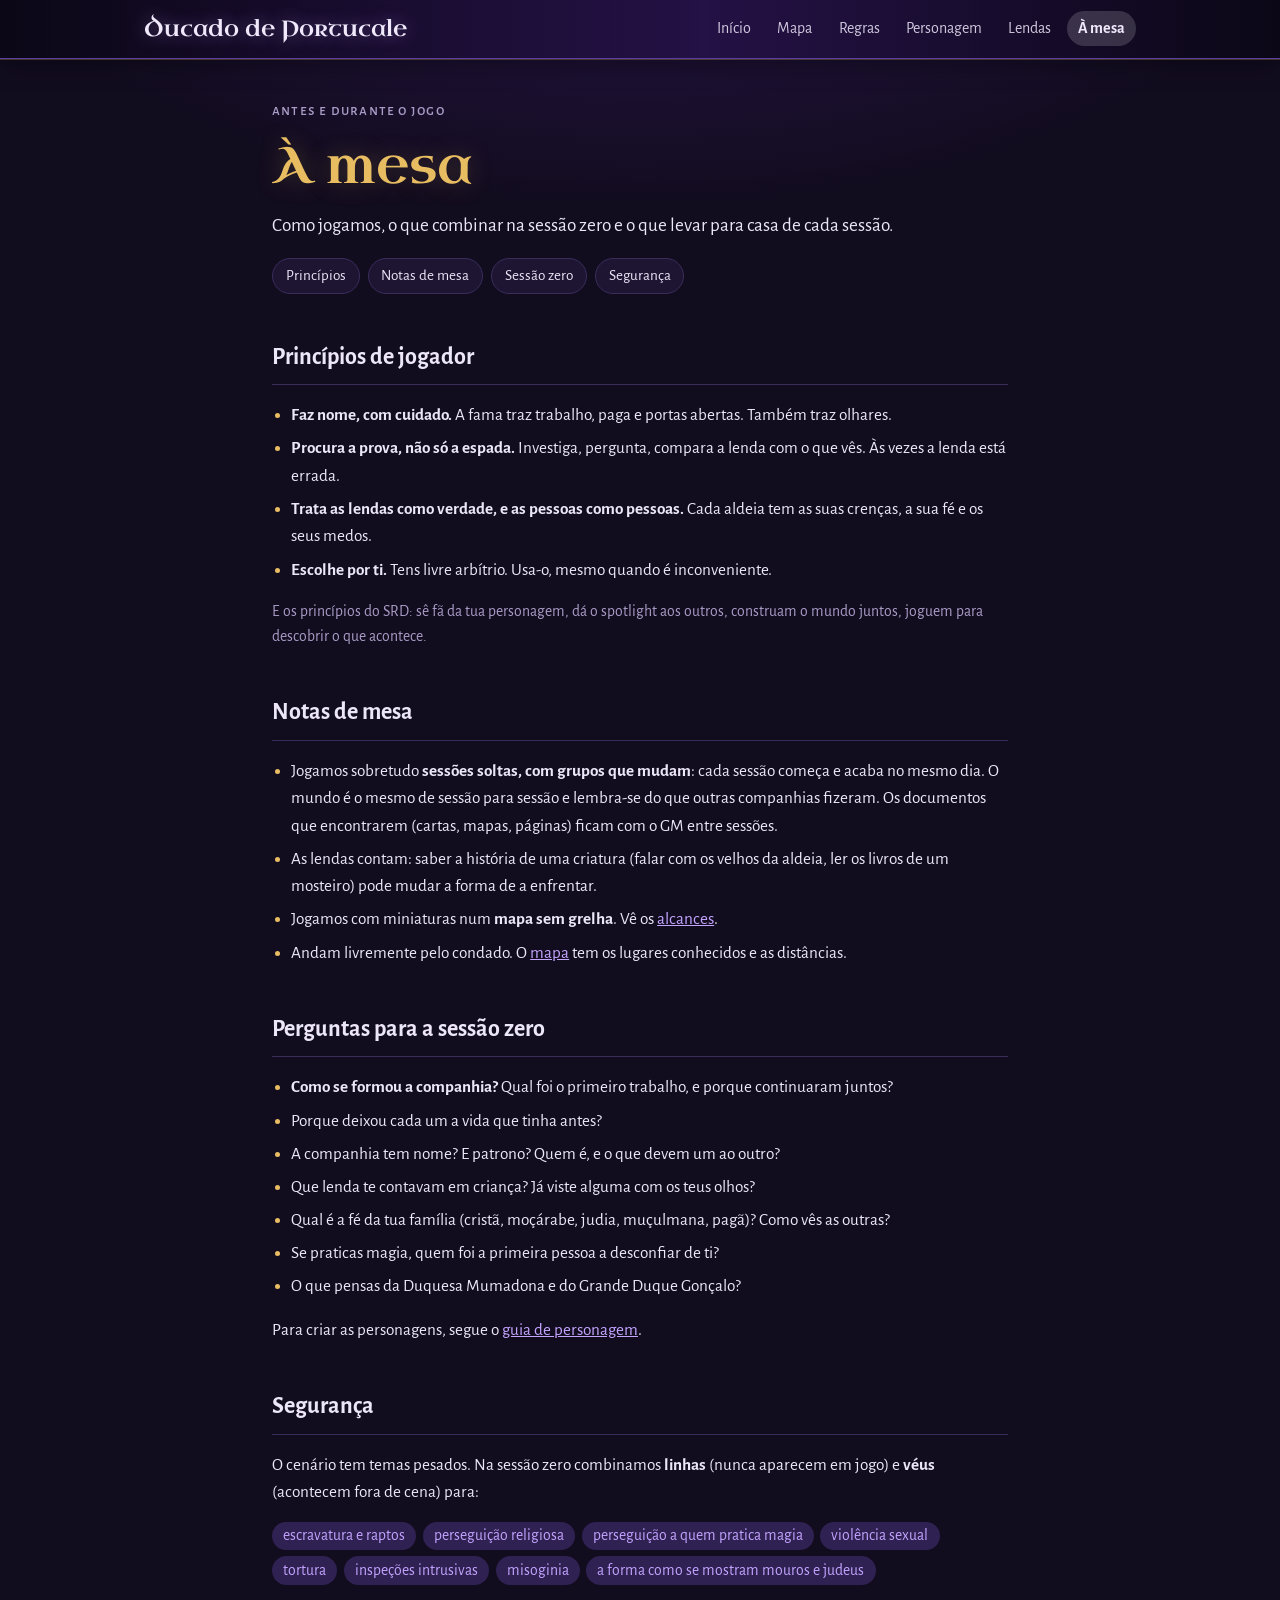
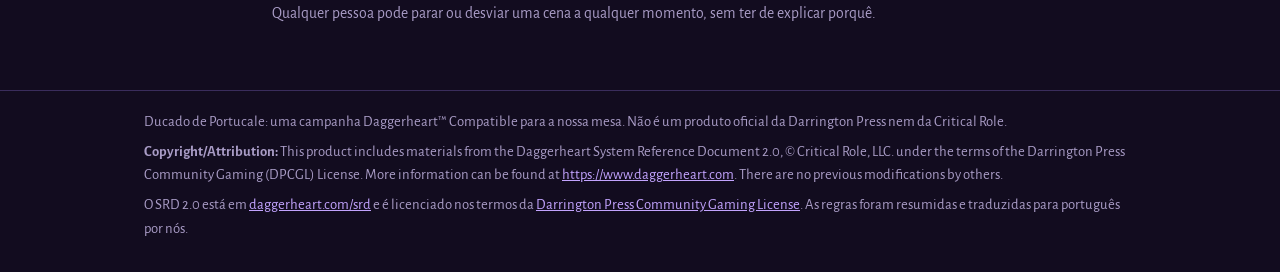
<file: site-jogadores/docs/mesa.html>
<!doctype html>
<html lang="pt-PT">
<head>
<meta charset="utf-8">
<meta name="viewport" content="width=device-width, initial-scale=1, viewport-fit=cover">
<title>À mesa · Ducado de Portucale</title>
<meta name="description" content="Princípios de jogador, notas de mesa, sessão zero e segurança.">
<link rel="preconnect" href="https://fonts.googleapis.com">
<link rel="preconnect" href="https://fonts.gstatic.com" crossorigin>
<link rel="stylesheet" href="https://fonts.googleapis.com/css2?family=Uncial+Antiqua&family=Alegreya+Sans:ital,wght@0,400;0,500;0,700;1,400&family=Alegreya+Sans+SC:wght@500;700&display=swap">
<link rel="stylesheet" href="estilo.css">
</head>
<body>
<header class="site-header">
  <div class="inner">
    <a class="brand" href="index.html">Ducado de Portucale</a>
    <nav class="site-nav" aria-label="Menu principal"><ul><li><a href="index.html">Início</a></li><li><a href="mapa.html">Mapa</a></li><li><a href="regras.html">Regras</a></li><li><a href="personagem.html">Personagem</a></li><li><a href="lendas.html">Lendas</a></li><li><a href="mesa.html" aria-current="page">À mesa</a></li></ul></nav>
  </div>
</header>
<main class="wrap">
  <header class="page-head">
    <p class="eyebrow">Antes e durante o jogo</p>
    <h1>À mesa</h1>
    <p class="lead">Como jogamos, o que combinar na sessão zero e o que levar para casa de cada sessão.</p>
    <nav class="steps plain-links" aria-label="Nesta página">
      <a href="#principios">Princípios</a>
      <a href="#notas">Notas de mesa</a>
      <a href="#sessao-zero">Sessão zero</a>
      <a href="#seguranca">Segurança</a>
    </nav>
  </header>

  <section id="principios">
    <h2 class="section-head">Princípios de jogador</h2>
    <ul class="plain">
      <li><strong>Faz nome, com cuidado.</strong> A fama traz trabalho, paga e portas abertas. Também traz olhares.</li>
      <li><strong>Procura a prova, não só a espada.</strong> Investiga, pergunta, compara a lenda com o que vês. Às vezes a lenda está errada.</li>
      <li><strong>Trata as lendas como verdade, e as pessoas como pessoas.</strong> Cada aldeia tem as suas crenças, a sua fé e os seus medos.</li>
      <li><strong>Escolhe por ti.</strong> Tens livre arbítrio. Usa-o, mesmo quando é inconveniente.</li>
    </ul>
    <p class="note">E os princípios do SRD: sê fã da tua personagem, dá o spotlight aos outros, construam o mundo juntos, joguem para descobrir o que acontece.</p>
  </section>

  <section id="notas">
    <h2 class="section-head">Notas de mesa</h2>
    <ul class="plain">
      <li>Jogamos sobretudo <strong>sessões soltas, com grupos que mudam</strong>: cada sessão começa e acaba no mesmo dia. O mundo é o mesmo de sessão para sessão e lembra-se do que outras companhias fizeram. Os documentos que encontrarem (cartas, mapas, páginas) ficam com o GM entre sessões.</li>
      <li>As lendas contam: saber a história de uma criatura (falar com os velhos da aldeia, ler os livros de um mosteiro) pode mudar a forma de a enfrentar.</li>
      <li>Jogamos com miniaturas num <strong>mapa sem grelha</strong>. Vê os <a href="regras.html#alcances">alcances</a>.</li>
      <li>Andam livremente pelo condado. O <a href="mapa.html">mapa</a> tem os lugares conhecidos e as distâncias.</li>
    </ul>
  </section>

  <section id="sessao-zero">
    <h2 class="section-head">Perguntas para a sessão zero</h2>
    <ul class="plain">
      <li><strong>Como se formou a companhia?</strong> Qual foi o primeiro trabalho, e porque continuaram juntos?</li>
      <li>Porque deixou cada um a vida que tinha antes?</li>
      <li>A companhia tem nome? E patrono? Quem é, e o que devem um ao outro?</li>
      <li>Que lenda te contavam em criança? Já viste alguma com os teus olhos?</li>
      <li>Qual é a fé da tua família (cristã, moçárabe, judia, muçulmana, pagã)? Como vês as outras?</li>
      <li>Se praticas magia, quem foi a primeira pessoa a desconfiar de ti?</li>
      <li>O que pensas da Duquesa Mumadona e do Grande Duque Gonçalo?</li>
    </ul>
    <p>Para criar as personagens, segue o <a href="personagem.html">guia de personagem</a>.</p>
  </section>

  <section id="seguranca">
    <h2 class="section-head">Segurança</h2>
    <p>O cenário tem temas pesados. Na sessão zero combinamos <strong>linhas</strong> (nunca aparecem em jogo) e <strong>véus</strong> (acontecem fora de cena) para:</p>
    <ul class="tags">
      <li>escravatura e raptos</li><li>perseguição religiosa</li><li>perseguição a quem pratica magia</li><li>violência sexual</li><li>tortura</li><li>inspeções intrusivas</li><li>misoginia</li><li>a forma como se mostram mouros e judeus</li>
    </ul>
    <p class="note">Qualquer pessoa pode parar ou desviar uma cena a qualquer momento, sem ter de explicar porquê.</p>
  </section>

</main>
<footer class="site-footer">
  <div class="inner">
    <p>Ducado de Portucale: uma campanha Daggerheart™ Compatible para a nossa mesa. Não é um produto oficial da Darrington Press nem da Critical Role.</p>
    <p><strong>Copyright/Attribution:</strong> This product includes materials from the Daggerheart System Reference Document 2.0, © Critical Role, LLC. under the terms of the Darrington Press Community Gaming (DPCGL) License. More information can be found at <a href="https://www.daggerheart.com">https://www.daggerheart.com</a>. There are no previous modifications by others.</p>
    <p>O SRD 2.0 está em <a href="https://www.daggerheart.com/srd">daggerheart.com/srd</a> e é licenciado nos termos da <a href="https://darringtonpress.com/license">Darrington Press Community Gaming License</a>. As regras foram resumidas e traduzidas para português por nós.</p>
  </div>
</footer>
<script src="site.js" defer></script>
</body>
</html>
</file>
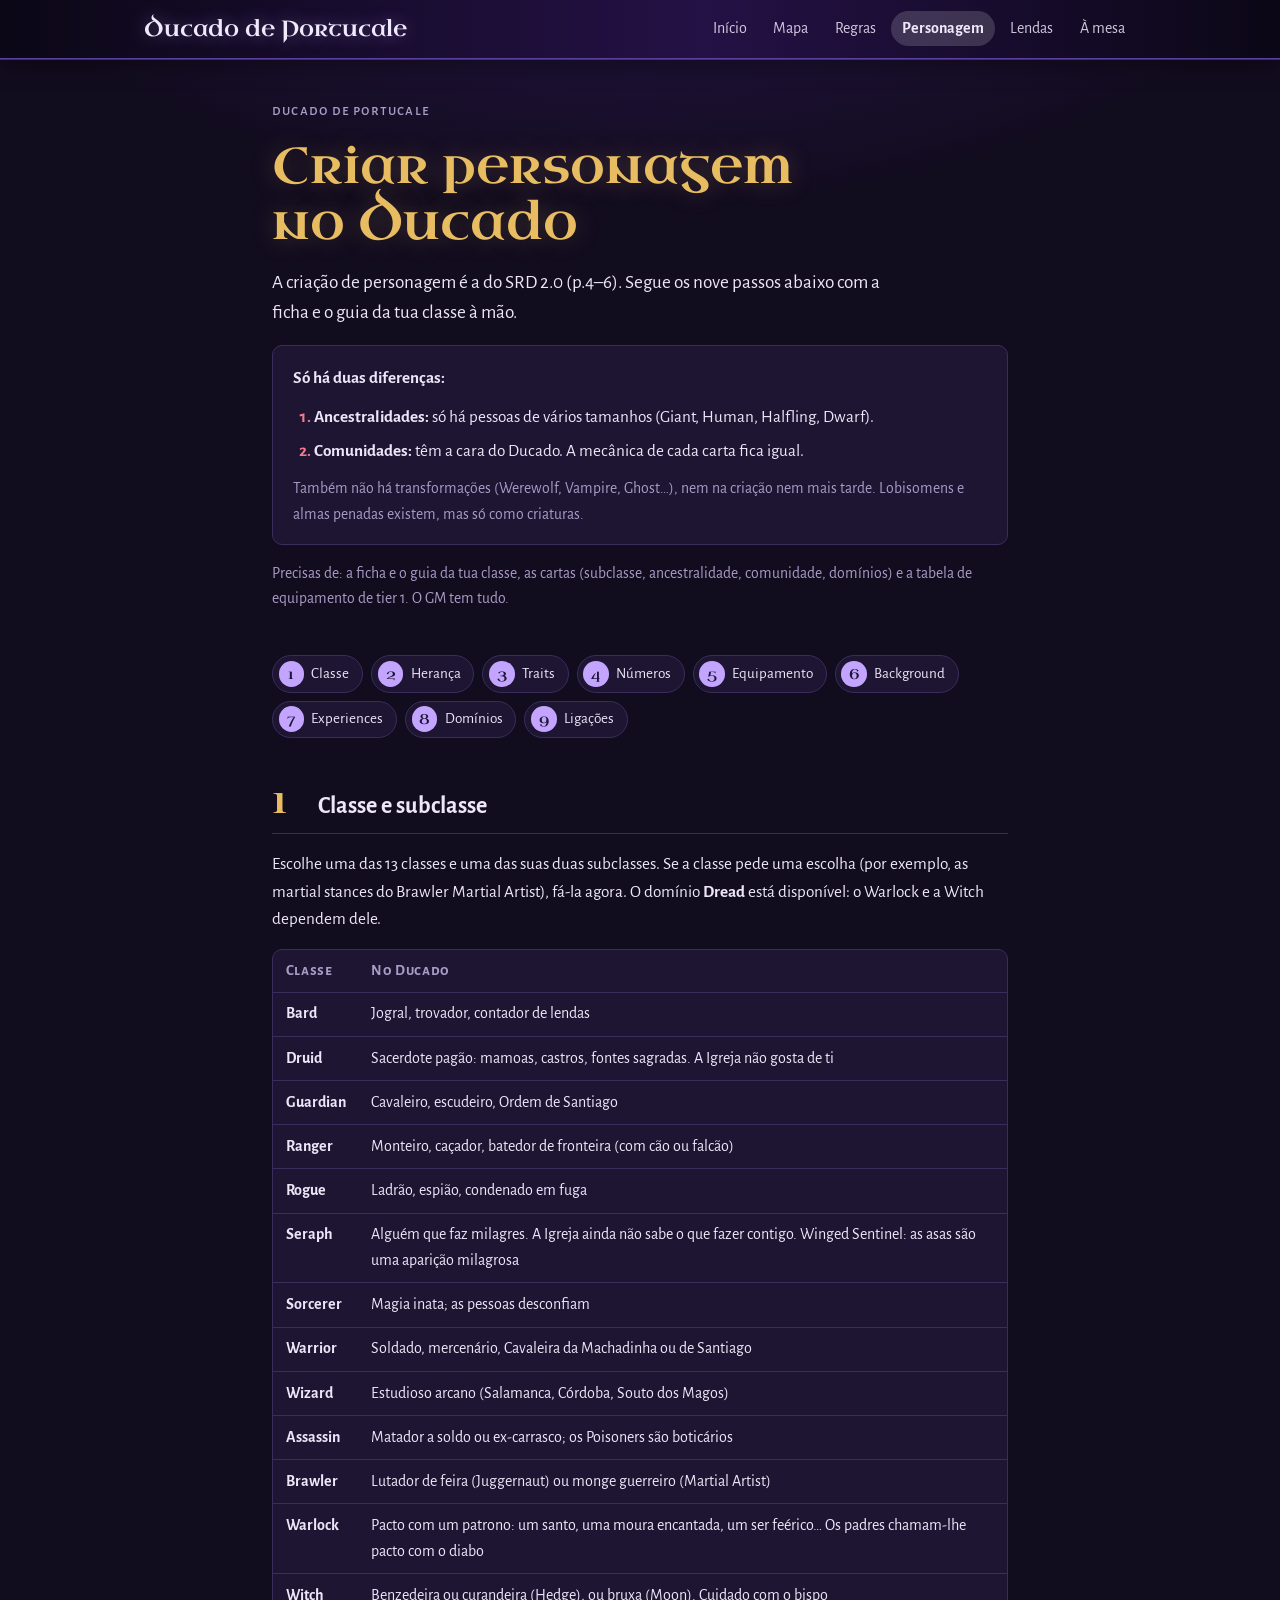
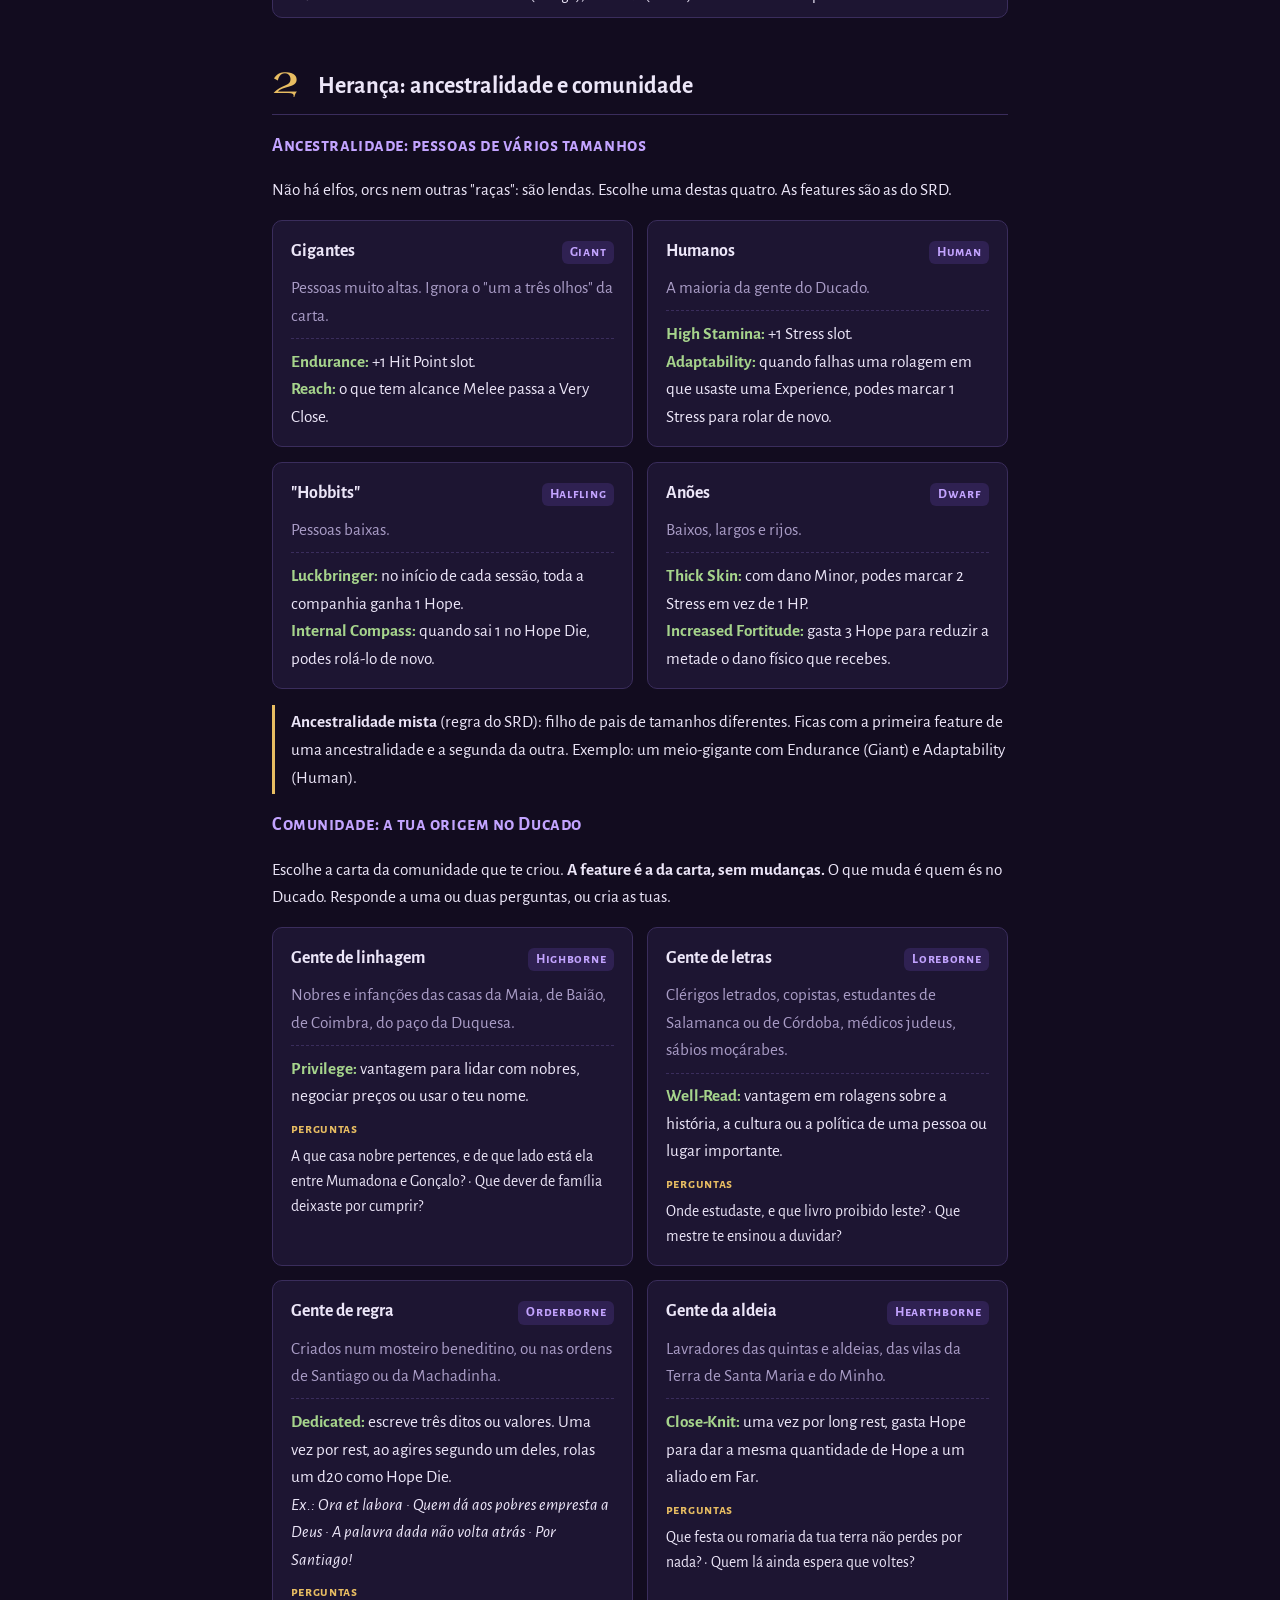
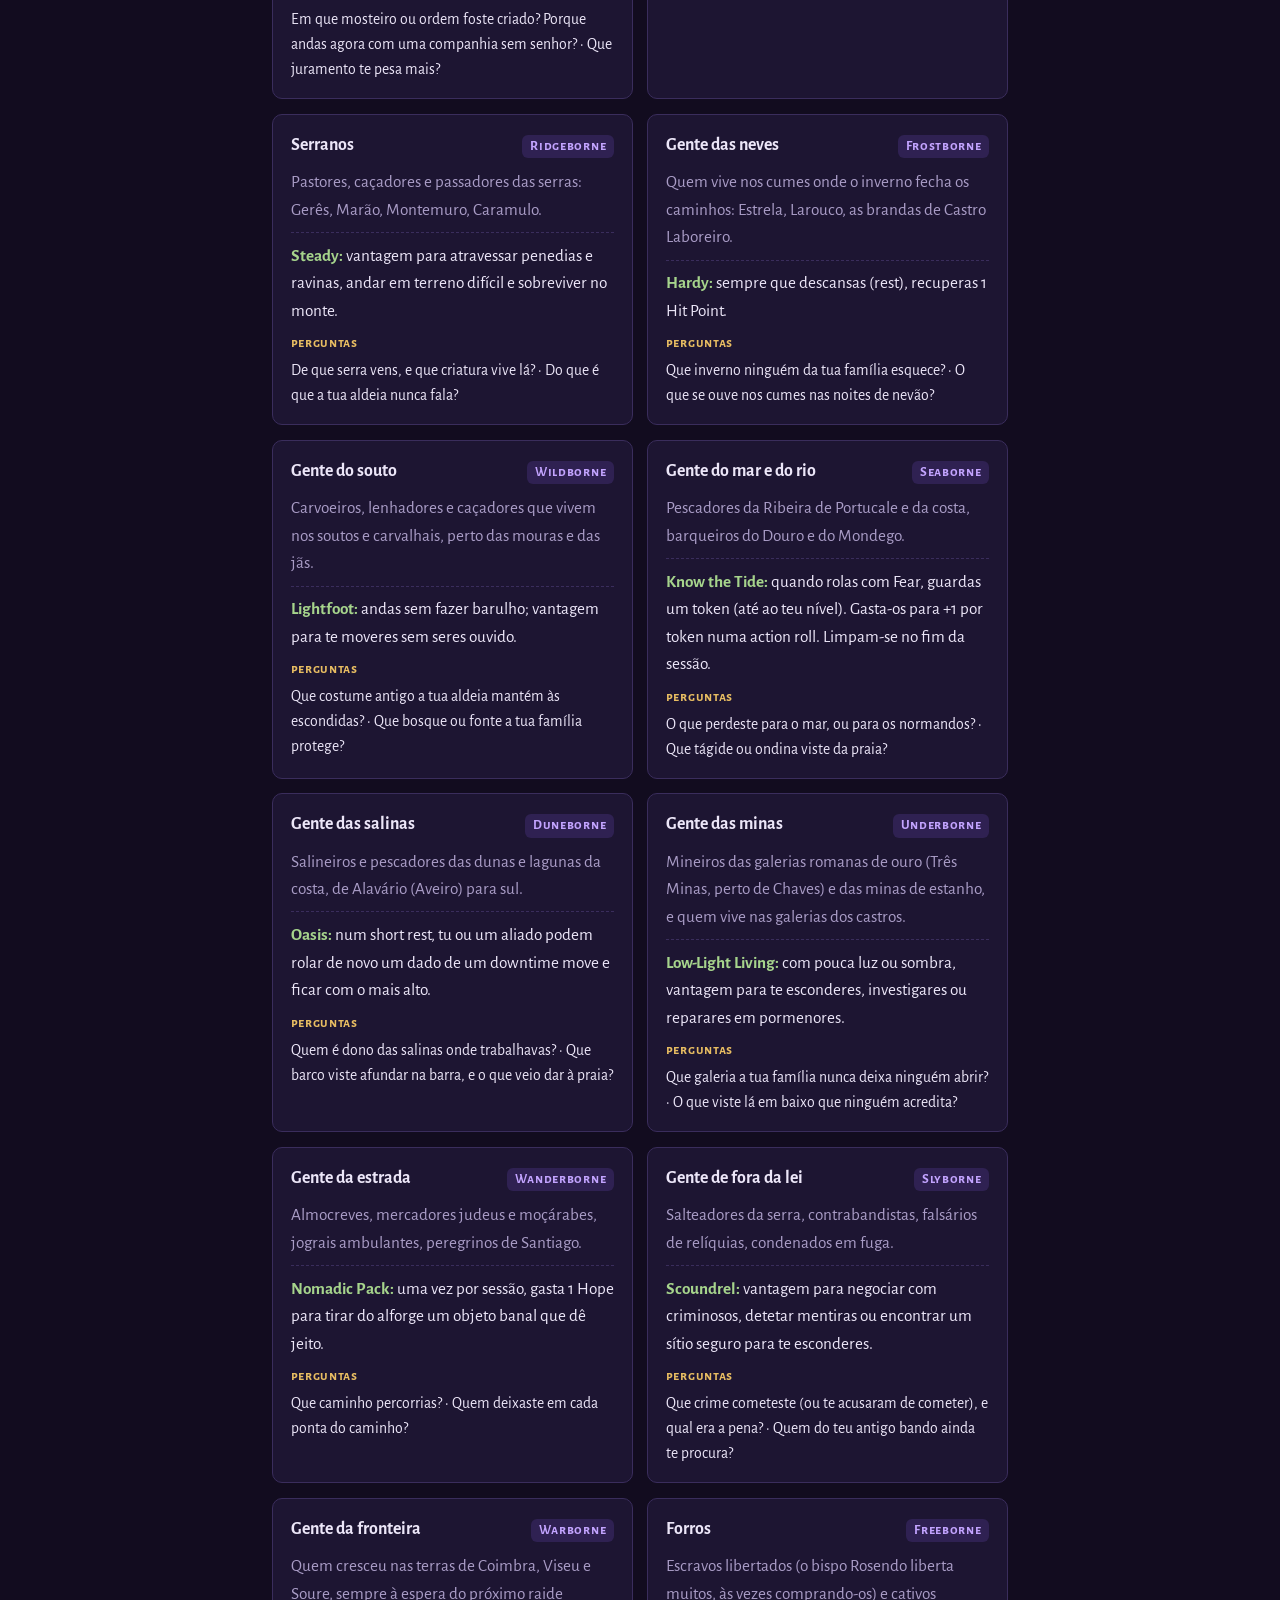
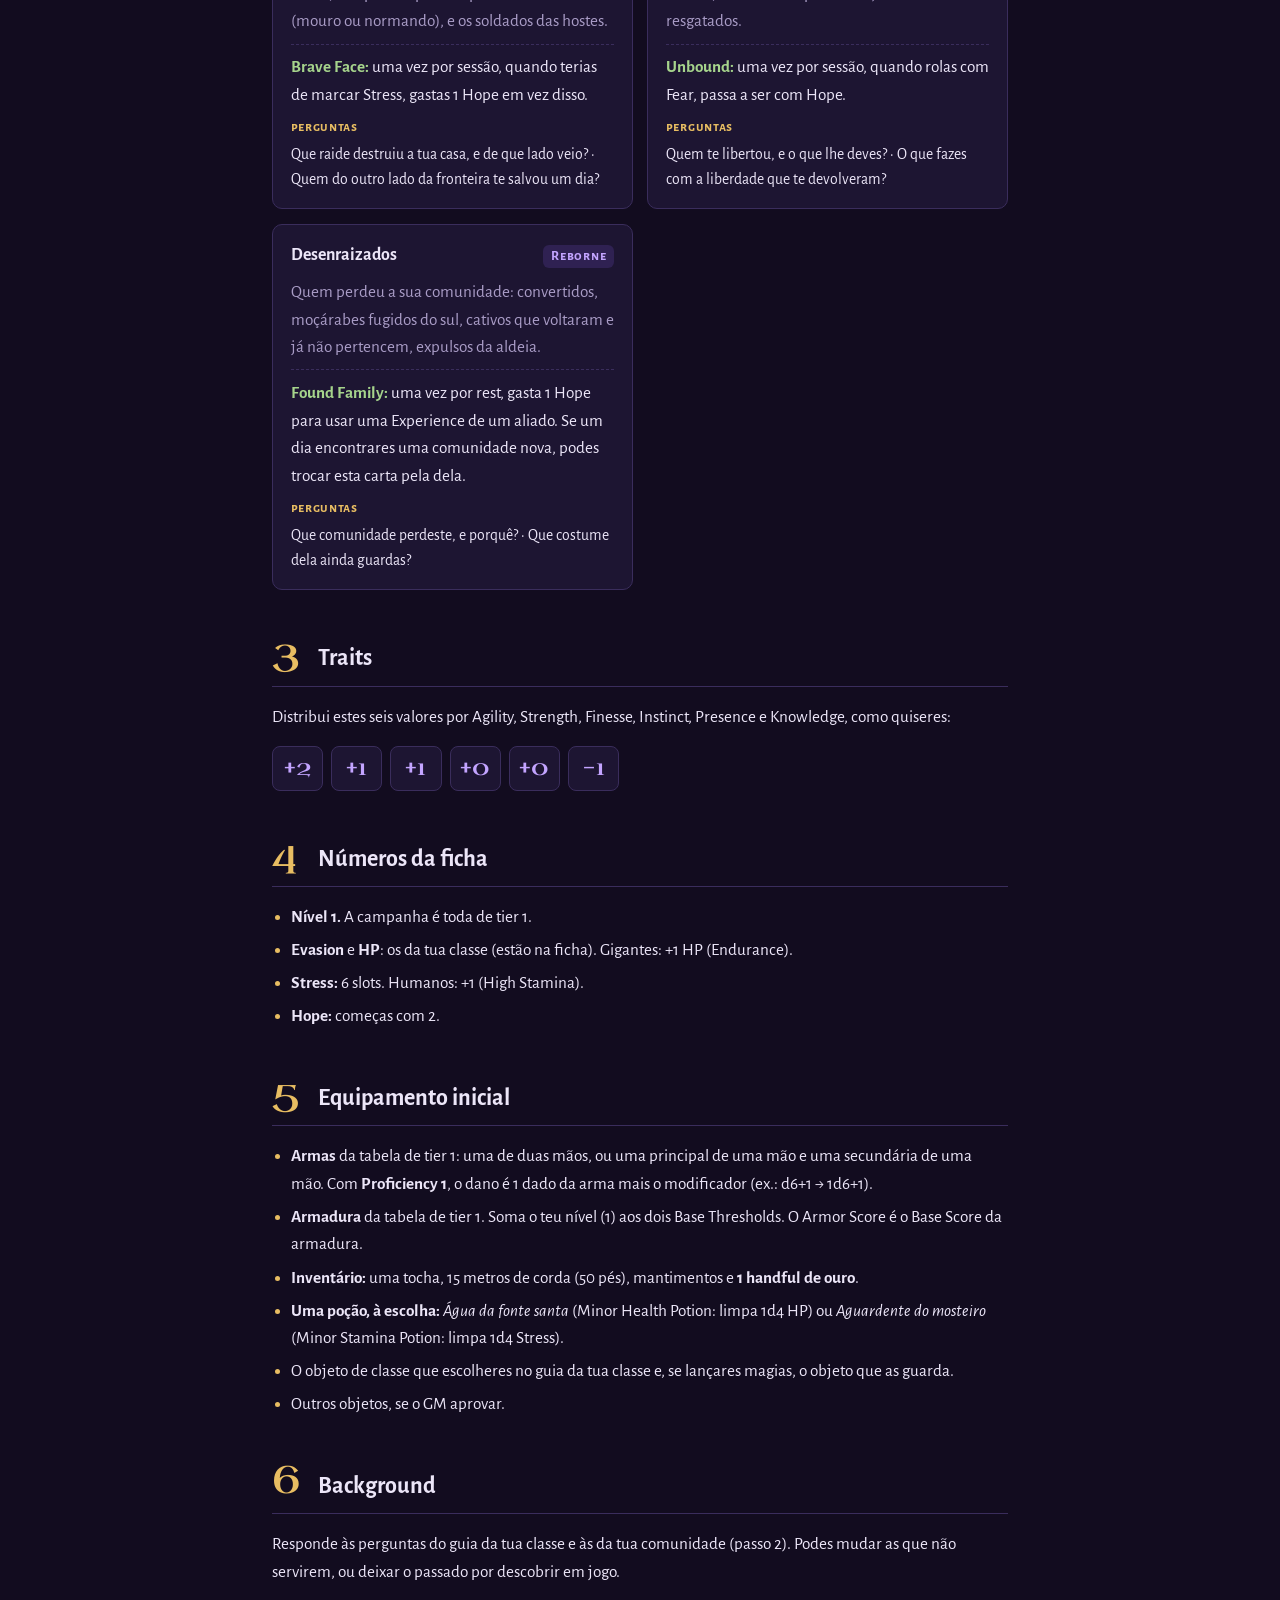
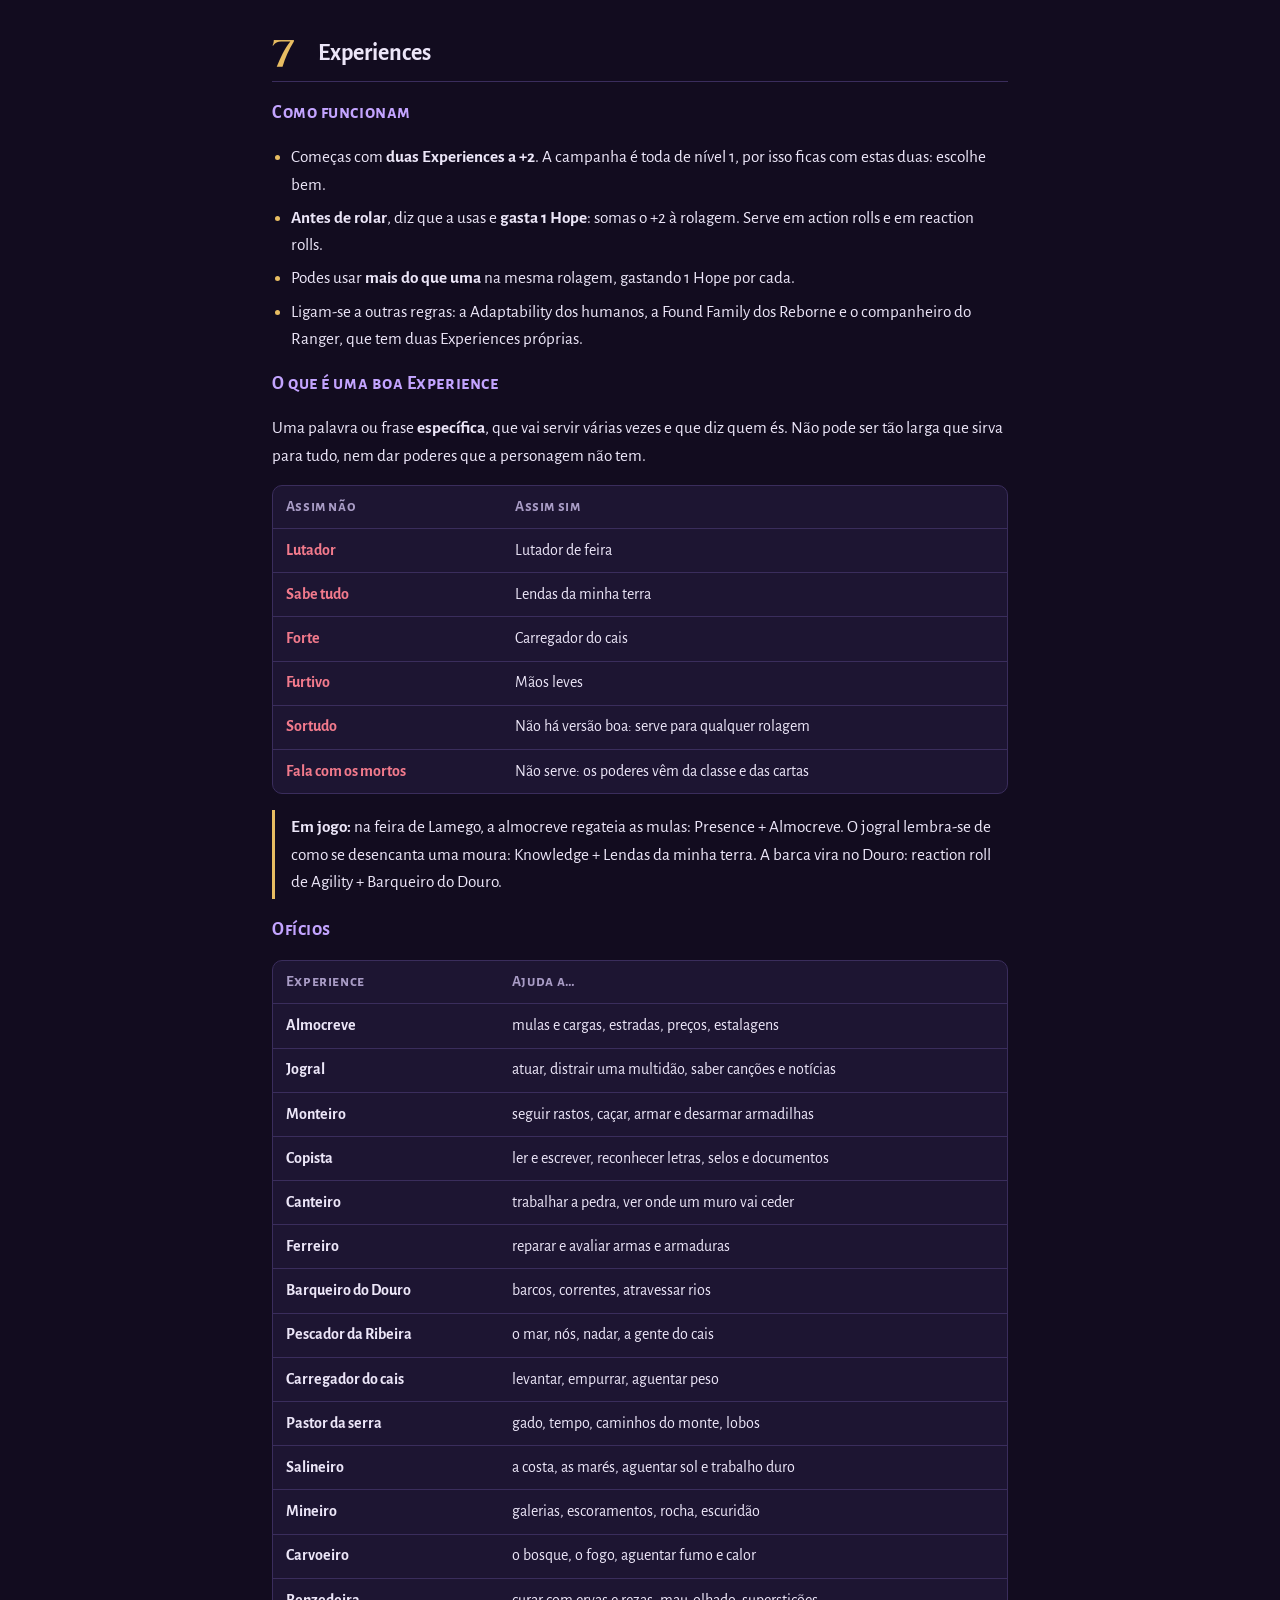
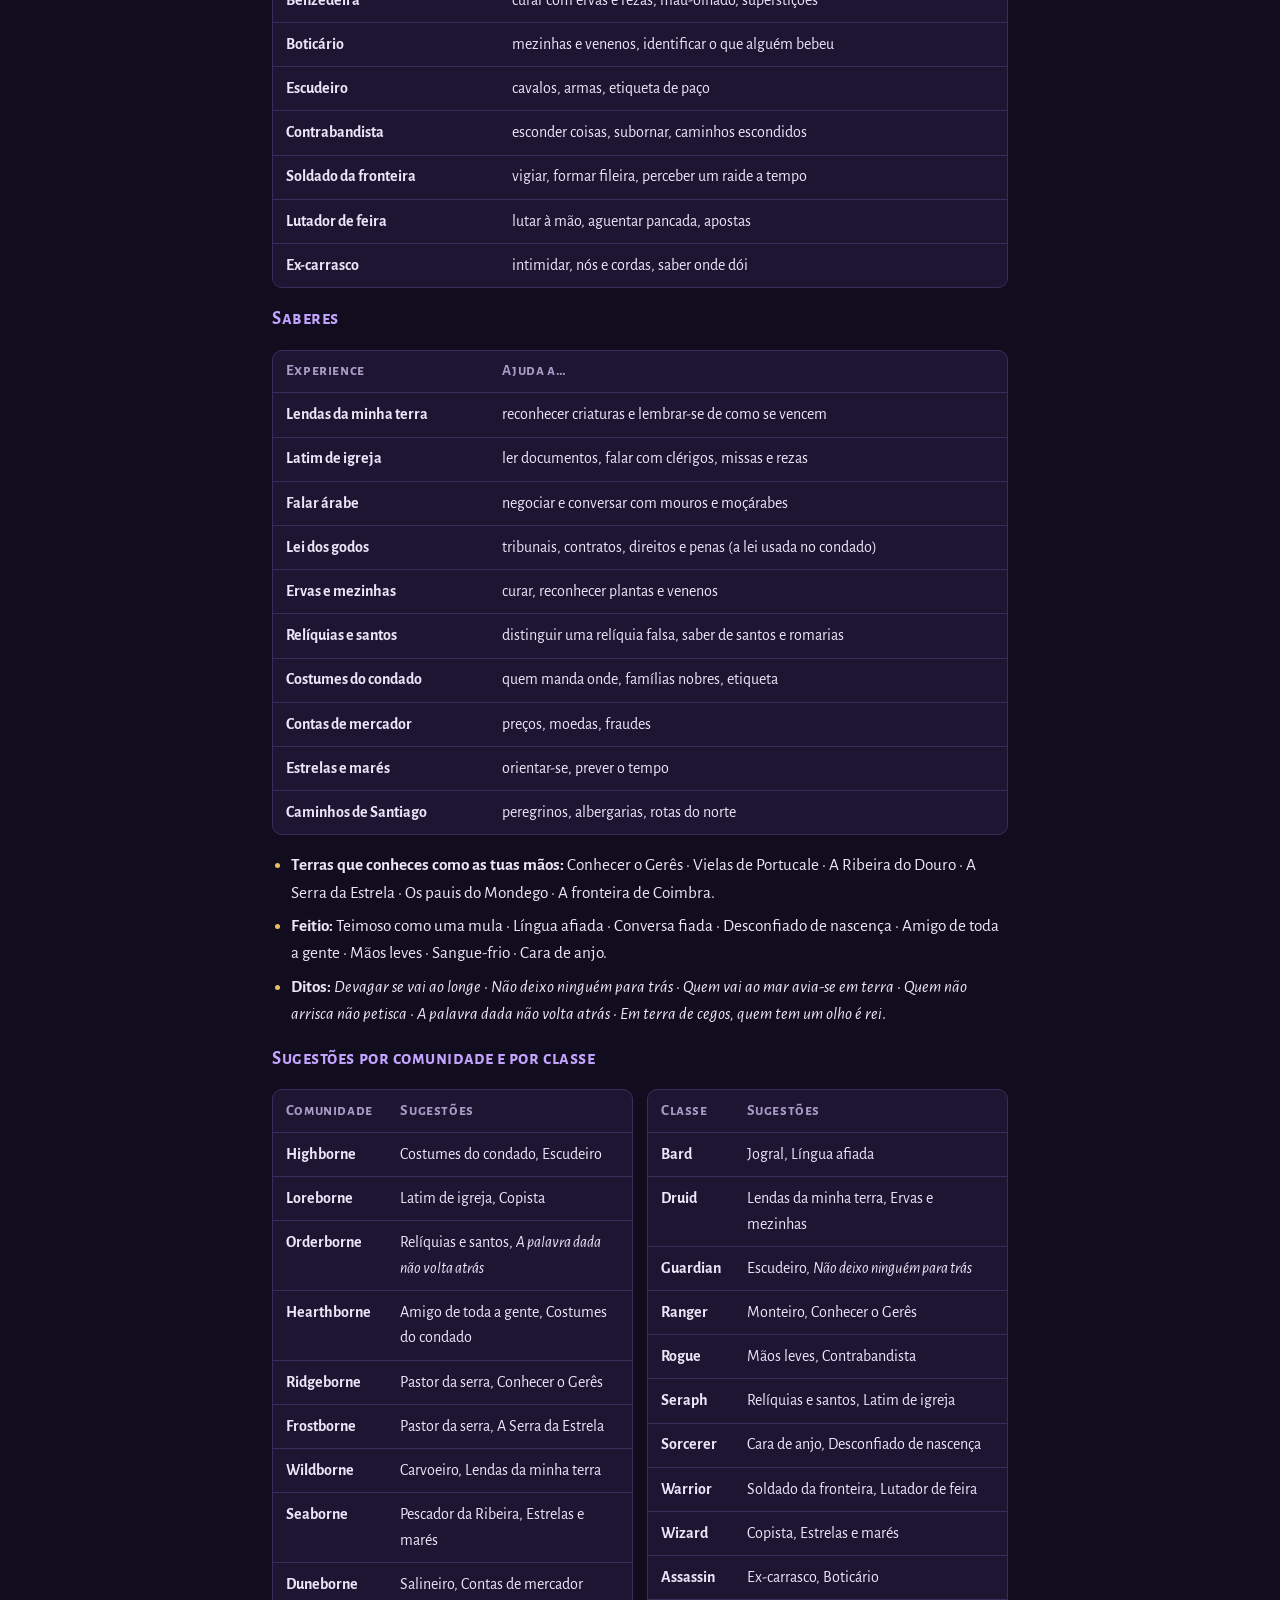
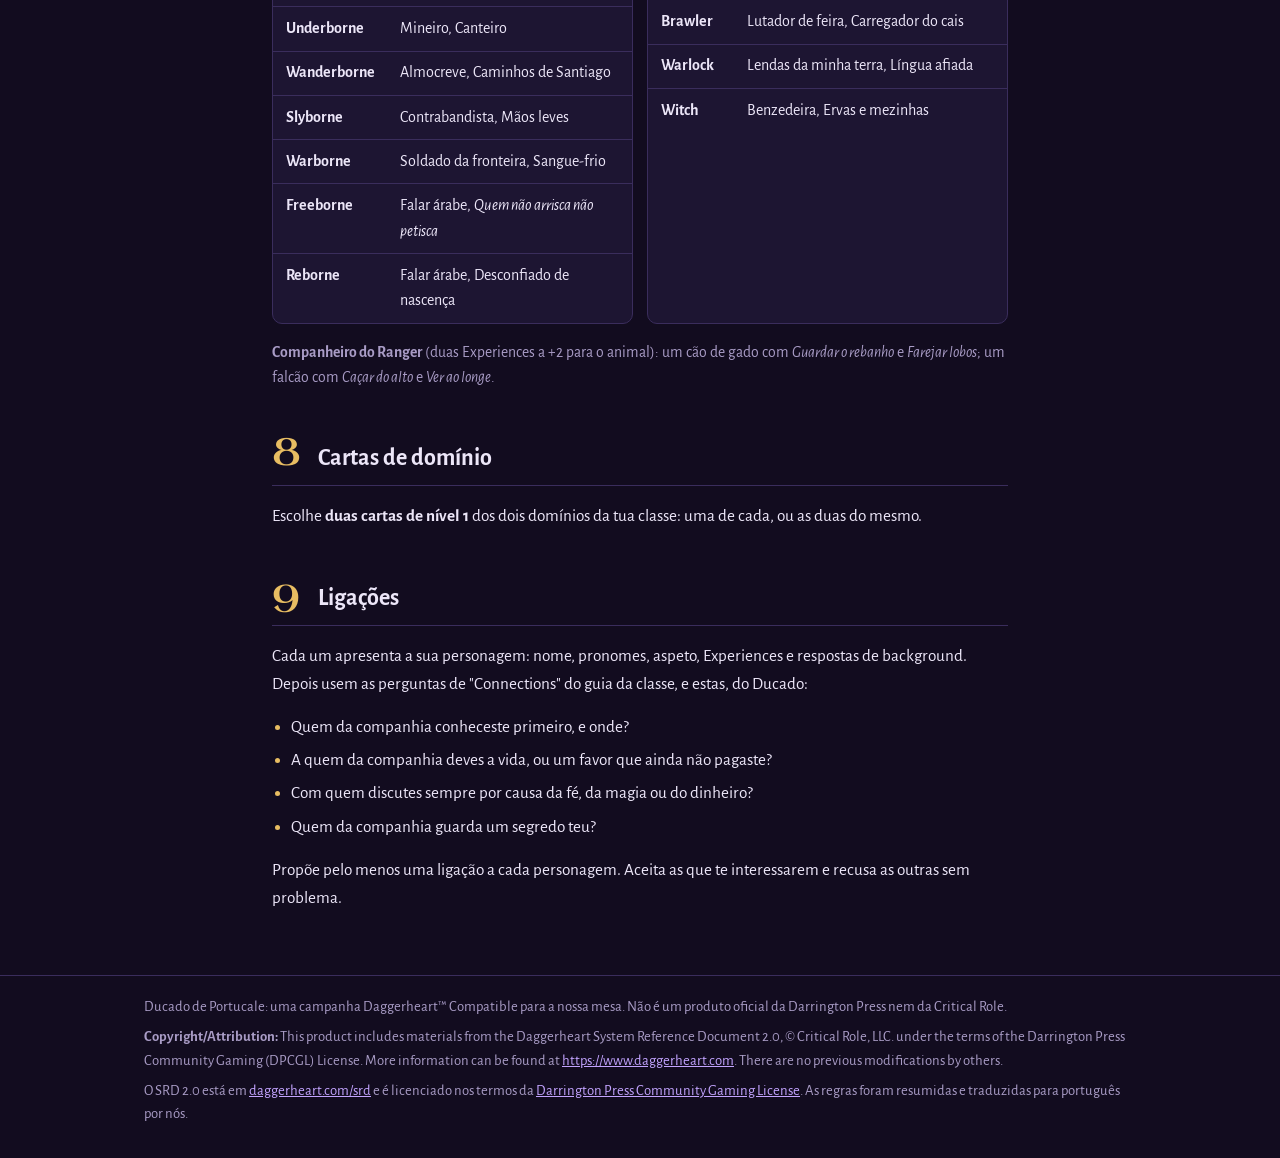
<file: site-jogadores/docs/personagem.html>
<!doctype html>
<html lang="pt-PT">
<head>
<meta charset="utf-8">
<meta name="viewport" content="width=device-width, initial-scale=1, viewport-fit=cover">
<title>Personagem · Ducado de Portucale</title>
<meta name="description" content="Guia para criar personagens no Ducado de Portucale (Daggerheart™ Compatible).">
<link rel="preconnect" href="https://fonts.googleapis.com">
<link rel="preconnect" href="https://fonts.gstatic.com" crossorigin>
<link rel="stylesheet" href="https://fonts.googleapis.com/css2?family=Uncial+Antiqua&family=Alegreya+Sans:ital,wght@0,400;0,500;0,700;1,400&family=Alegreya+Sans+SC:wght@500;700&display=swap">
<link rel="stylesheet" href="estilo.css">
</head>
<body>
<header class="site-header">
  <div class="inner">
    <a class="brand" href="index.html">Ducado de Portucale</a>
    <nav class="site-nav" aria-label="Menu principal"><ul><li><a href="index.html">Início</a></li><li><a href="mapa.html">Mapa</a></li><li><a href="regras.html">Regras</a></li><li><a href="personagem.html" aria-current="page">Personagem</a></li><li><a href="lendas.html">Lendas</a></li><li><a href="mesa.html">À mesa</a></li></ul></nav>
  </div>
</header>
<main class="wrap">

  <header class="page-head">
    <p class="eyebrow">Ducado de Portucale</p>
    <h1>Criar personagem no Ducado</h1>
    <p class="lead">A criação de personagem é a do SRD 2.0 (p.4–6). Segue os nove passos abaixo com a ficha e o guia da tua classe à mão.</p>
    <div class="box diffs">
      <p><strong>Só há duas diferenças:</strong></p>
      <ol>
        <li><strong>Ancestralidades:</strong> só há pessoas de vários tamanhos (Giant, Human, Halfling, Dwarf).</li>
        <li><strong>Comunidades:</strong> têm a cara do Ducado. A mecânica de cada carta fica igual.</li>
      </ol>
      <p class="note">Também não há transformações (Werewolf, Vampire, Ghost…), nem na criação nem mais tarde. Lobisomens e almas penadas existem, mas só como criaturas.</p>
    </div>
    <p class="note">Precisas de: a ficha e o guia da tua classe, as cartas (subclasse, ancestralidade, comunidade, domínios) e a tabela de equipamento de tier 1. O GM tem tudo.</p>
  </header>

  <nav class="steps" aria-label="Passos">
    <a href="#passo-1"><b>1</b>Classe</a>
    <a href="#passo-2"><b>2</b>Herança</a>
    <a href="#passo-3"><b>3</b>Traits</a>
    <a href="#passo-4"><b>4</b>Números</a>
    <a href="#passo-5"><b>5</b>Equipamento</a>
    <a href="#passo-6"><b>6</b>Background</a>
    <a href="#passo-7"><b>7</b>Experiences</a>
    <a href="#passo-8"><b>8</b>Domínios</a>
    <a href="#passo-9"><b>9</b>Ligações</a>
  </nav>

  <section id="passo-1">
    <div class="step-head"><span class="step-num">1</span><h2>Classe e subclasse</h2></div>
    <p>Escolhe uma das 13 classes e uma das suas duas subclasses. Se a classe pede uma escolha (por exemplo, as martial stances do Brawler Martial Artist), fá-la agora. O domínio <strong>Dread</strong> está disponível: o Warlock e a Witch dependem dele.</p>
    <div class="table-scroll">
      <table>
        <thead><tr><th>Classe</th><th>No Ducado</th></tr></thead>
        <tbody>
          <tr><td>Bard</td><td>Jogral, trovador, contador de lendas</td></tr>
          <tr><td>Druid</td><td>Sacerdote pagão: mamoas, castros, fontes sagradas. A Igreja não gosta de ti</td></tr>
          <tr><td>Guardian</td><td>Cavaleiro, escudeiro, Ordem de Santiago</td></tr>
          <tr><td>Ranger</td><td>Monteiro, caçador, batedor de fronteira (com cão ou falcão)</td></tr>
          <tr><td>Rogue</td><td>Ladrão, espião, condenado em fuga</td></tr>
          <tr><td>Seraph</td><td>Alguém que faz milagres. A Igreja ainda não sabe o que fazer contigo. Winged Sentinel: as asas são uma aparição milagrosa</td></tr>
          <tr><td>Sorcerer</td><td>Magia inata; as pessoas desconfiam</td></tr>
          <tr><td>Warrior</td><td>Soldado, mercenário, Cavaleira da Machadinha ou de Santiago</td></tr>
          <tr><td>Wizard</td><td>Estudioso arcano (Salamanca, Córdoba, Souto dos Magos)</td></tr>
          <tr><td>Assassin</td><td>Matador a soldo ou ex-carrasco; os Poisoners são boticários</td></tr>
          <tr><td>Brawler</td><td>Lutador de feira (Juggernaut) ou monge guerreiro (Martial Artist)</td></tr>
          <tr><td>Warlock</td><td>Pacto com um patrono: um santo, uma moura encantada, um ser feérico… Os padres chamam-lhe pacto com o diabo</td></tr>
          <tr><td>Witch</td><td>Benzedeira ou curandeira (Hedge), ou bruxa (Moon). Cuidado com o bispo</td></tr>
        </tbody>
      </table>
    </div>
  </section>

  <section id="passo-2">
    <div class="step-head"><span class="step-num">2</span><h2>Herança: ancestralidade e comunidade</h2></div>

    <h3>Ancestralidade: pessoas de vários tamanhos</h3>
    <p>Não há elfos, orcs nem outras "raças": são lendas. Escolhe uma destas quatro. As features são as do SRD.</p>
    <div class="cards">
      <article class="card">
        <div class="card-top"><strong>Gigantes</strong><span class="chip">Giant</span></div>
        <p class="who">Pessoas muito altas. Ignora o "um a três olhos" da carta.</p>
        <p class="feat"><b>Endurance:</b> +1 Hit Point slot.<br><b>Reach:</b> o que tem alcance Melee passa a Very Close.</p>
      </article>
      <article class="card">
        <div class="card-top"><strong>Humanos</strong><span class="chip">Human</span></div>
        <p class="who">A maioria da gente do Ducado.</p>
        <p class="feat"><b>High Stamina:</b> +1 Stress slot.<br><b>Adaptability:</b> quando falhas uma rolagem em que usaste uma Experience, podes marcar 1 Stress para rolar de novo.</p>
      </article>
      <article class="card">
        <div class="card-top"><strong>"Hobbits"</strong><span class="chip">Halfling</span></div>
        <p class="who">Pessoas baixas.</p>
        <p class="feat"><b>Luckbringer:</b> no início de cada sessão, toda a companhia ganha 1 Hope.<br><b>Internal Compass:</b> quando sai 1 no Hope Die, podes rolá-lo de novo.</p>
      </article>
      <article class="card">
        <div class="card-top"><strong>Anões</strong><span class="chip">Dwarf</span></div>
        <p class="who">Baixos, largos e rijos.</p>
        <p class="feat"><b>Thick Skin:</b> com dano Minor, podes marcar 2 Stress em vez de 1 HP.<br><b>Increased Fortitude:</b> gasta 3 Hope para reduzir a metade o dano físico que recebes.</p>
      </article>
    </div>
    <p class="callout"><strong>Ancestralidade mista</strong> (regra do SRD): filho de pais de tamanhos diferentes. Ficas com a primeira feature de uma ancestralidade e a segunda da outra. Exemplo: um meio-gigante com Endurance (Giant) e Adaptability (Human).</p>

    <h3>Comunidade: a tua origem no Ducado</h3>
    <p>Escolhe a carta da comunidade que te criou. <strong>A feature é a da carta, sem mudanças.</strong> O que muda é quem és no Ducado. Responde a uma ou duas perguntas, ou cria as tuas.</p>
    <div class="cards">
      <article class="card">
        <div class="card-top"><strong>Gente de linhagem</strong><span class="chip">Highborne</span></div>
        <p class="who">Nobres e infanções das casas da Maia, de Baião, de Coimbra, do paço da Duquesa.</p>
        <p class="feat"><b>Privilege:</b> vantagem para lidar com nobres, negociar preços ou usar o teu nome.</p>
        <p class="qs"><span>perguntas</span>A que casa nobre pertences, e de que lado está ela entre Mumadona e Gonçalo? · Que dever de família deixaste por cumprir?</p>
      </article>
      <article class="card">
        <div class="card-top"><strong>Gente de letras</strong><span class="chip">Loreborne</span></div>
        <p class="who">Clérigos letrados, copistas, estudantes de Salamanca ou de Córdoba, médicos judeus, sábios moçárabes.</p>
        <p class="feat"><b>Well-Read:</b> vantagem em rolagens sobre a história, a cultura ou a política de uma pessoa ou lugar importante.</p>
        <p class="qs"><span>perguntas</span>Onde estudaste, e que livro proibido leste? · Que mestre te ensinou a duvidar?</p>
      </article>
      <article class="card">
        <div class="card-top"><strong>Gente de regra</strong><span class="chip">Orderborne</span></div>
        <p class="who">Criados num mosteiro beneditino, ou nas ordens de Santiago ou da Machadinha.</p>
        <p class="feat"><b>Dedicated:</b> escreve três ditos ou valores. Uma vez por rest, ao agires segundo um deles, rolas um d20 como Hope Die.<br><span class="term">Ex.: Ora et labora · Quem dá aos pobres empresta a Deus · A palavra dada não volta atrás · Por Santiago!</span></p>
        <p class="qs"><span>perguntas</span>Em que mosteiro ou ordem foste criado? Porque andas agora com uma companhia sem senhor? · Que juramento te pesa mais?</p>
      </article>
      <article class="card">
        <div class="card-top"><strong>Gente da aldeia</strong><span class="chip">Hearthborne</span></div>
        <p class="who">Lavradores das quintas e aldeias, das vilas da Terra de Santa Maria e do Minho.</p>
        <p class="feat"><b>Close-Knit:</b> uma vez por long rest, gasta Hope para dar a mesma quantidade de Hope a um aliado em Far.</p>
        <p class="qs"><span>perguntas</span>Que festa ou romaria da tua terra não perdes por nada? · Quem lá ainda espera que voltes?</p>
      </article>
      <article class="card">
        <div class="card-top"><strong>Serranos</strong><span class="chip">Ridgeborne</span></div>
        <p class="who">Pastores, caçadores e passadores das serras: Gerês, Marão, Montemuro, Caramulo.</p>
        <p class="feat"><b>Steady:</b> vantagem para atravessar penedias e ravinas, andar em terreno difícil e sobreviver no monte.</p>
        <p class="qs"><span>perguntas</span>De que serra vens, e que criatura vive lá? · Do que é que a tua aldeia nunca fala?</p>
      </article>
      <article class="card">
        <div class="card-top"><strong>Gente das neves</strong><span class="chip">Frostborne</span></div>
        <p class="who">Quem vive nos cumes onde o inverno fecha os caminhos: Estrela, Larouco, as brandas de Castro Laboreiro.</p>
        <p class="feat"><b>Hardy:</b> sempre que descansas (rest), recuperas 1 Hit Point.</p>
        <p class="qs"><span>perguntas</span>Que inverno ninguém da tua família esquece? · O que se ouve nos cumes nas noites de nevão?</p>
      </article>
      <article class="card">
        <div class="card-top"><strong>Gente do souto</strong><span class="chip">Wildborne</span></div>
        <p class="who">Carvoeiros, lenhadores e caçadores que vivem nos soutos e carvalhais, perto das mouras e das jãs.</p>
        <p class="feat"><b>Lightfoot:</b> andas sem fazer barulho; vantagem para te moveres sem seres ouvido.</p>
        <p class="qs"><span>perguntas</span>Que costume antigo a tua aldeia mantém às escondidas? · Que bosque ou fonte a tua família protege?</p>
      </article>
      <article class="card">
        <div class="card-top"><strong>Gente do mar e do rio</strong><span class="chip">Seaborne</span></div>
        <p class="who">Pescadores da Ribeira de Portucale e da costa, barqueiros do Douro e do Mondego.</p>
        <p class="feat"><b>Know the Tide:</b> quando rolas com Fear, guardas um token (até ao teu nível). Gasta-os para +1 por token numa action roll. Limpam-se no fim da sessão.</p>
        <p class="qs"><span>perguntas</span>O que perdeste para o mar, ou para os normandos? · Que tágide ou ondina viste da praia?</p>
      </article>
      <article class="card">
        <div class="card-top"><strong>Gente das salinas</strong><span class="chip">Duneborne</span></div>
        <p class="who">Salineiros e pescadores das dunas e lagunas da costa, de Alavário (Aveiro) para sul.</p>
        <p class="feat"><b>Oasis:</b> num short rest, tu ou um aliado podem rolar de novo um dado de um downtime move e ficar com o mais alto.</p>
        <p class="qs"><span>perguntas</span>Quem é dono das salinas onde trabalhavas? · Que barco viste afundar na barra, e o que veio dar à praia?</p>
      </article>
      <article class="card">
        <div class="card-top"><strong>Gente das minas</strong><span class="chip">Underborne</span></div>
        <p class="who">Mineiros das galerias romanas de ouro (Três Minas, perto de Chaves) e das minas de estanho, e quem vive nas galerias dos castros.</p>
        <p class="feat"><b>Low-Light Living:</b> com pouca luz ou sombra, vantagem para te esconderes, investigares ou reparares em pormenores.</p>
        <p class="qs"><span>perguntas</span>Que galeria a tua família nunca deixa ninguém abrir? · O que viste lá em baixo que ninguém acredita?</p>
      </article>
      <article class="card">
        <div class="card-top"><strong>Gente da estrada</strong><span class="chip">Wanderborne</span></div>
        <p class="who">Almocreves, mercadores judeus e moçárabes, jograis ambulantes, peregrinos de Santiago.</p>
        <p class="feat"><b>Nomadic Pack:</b> uma vez por sessão, gasta 1 Hope para tirar do alforge um objeto banal que dê jeito.</p>
        <p class="qs"><span>perguntas</span>Que caminho percorrias? · Quem deixaste em cada ponta do caminho?</p>
      </article>
      <article class="card">
        <div class="card-top"><strong>Gente de fora da lei</strong><span class="chip">Slyborne</span></div>
        <p class="who">Salteadores da serra, contrabandistas, falsários de relíquias, condenados em fuga.</p>
        <p class="feat"><b>Scoundrel:</b> vantagem para negociar com criminosos, detetar mentiras ou encontrar um sítio seguro para te esconderes.</p>
        <p class="qs"><span>perguntas</span>Que crime cometeste (ou te acusaram de cometer), e qual era a pena? · Quem do teu antigo bando ainda te procura?</p>
      </article>
      <article class="card">
        <div class="card-top"><strong>Gente da fronteira</strong><span class="chip">Warborne</span></div>
        <p class="who">Quem cresceu nas terras de Coimbra, Viseu e Soure, sempre à espera do próximo raide (mouro ou normando), e os soldados das hostes.</p>
        <p class="feat"><b>Brave Face:</b> uma vez por sessão, quando terias de marcar Stress, gastas 1 Hope em vez disso.</p>
        <p class="qs"><span>perguntas</span>Que raide destruiu a tua casa, e de que lado veio? · Quem do outro lado da fronteira te salvou um dia?</p>
      </article>
      <article class="card">
        <div class="card-top"><strong>Forros</strong><span class="chip">Freeborne</span></div>
        <p class="who">Escravos libertados (o bispo Rosendo liberta muitos, às vezes comprando-os) e cativos resgatados.</p>
        <p class="feat"><b>Unbound:</b> uma vez por sessão, quando rolas com Fear, passa a ser com Hope.</p>
        <p class="qs"><span>perguntas</span>Quem te libertou, e o que lhe deves? · O que fazes com a liberdade que te devolveram?</p>
      </article>
      <article class="card">
        <div class="card-top"><strong>Desenraizados</strong><span class="chip">Reborne</span></div>
        <p class="who">Quem perdeu a sua comunidade: convertidos, moçárabes fugidos do sul, cativos que voltaram e já não pertencem, expulsos da aldeia.</p>
        <p class="feat"><b>Found Family:</b> uma vez por rest, gasta 1 Hope para usar uma Experience de um aliado. Se um dia encontrares uma comunidade nova, podes trocar esta carta pela dela.</p>
        <p class="qs"><span>perguntas</span>Que comunidade perdeste, e porquê? · Que costume dela ainda guardas?</p>
      </article>
    </div>
  </section>

  <section id="passo-3">
    <div class="step-head"><span class="step-num">3</span><h2>Traits</h2></div>
    <p>Distribui estes seis valores por Agility, Strength, Finesse, Instinct, Presence e Knowledge, como quiseres:</p>
    <div class="traits" aria-label="Valores dos traits"><span>+2</span><span>+1</span><span>+1</span><span>+0</span><span>+0</span><span>−1</span></div>
  </section>

  <section id="passo-4">
    <div class="step-head"><span class="step-num">4</span><h2>Números da ficha</h2></div>
    <ul class="plain">
      <li><strong>Nível 1.</strong> A campanha é toda de tier 1.</li>
      <li><strong>Evasion</strong> e <strong>HP</strong>: os da tua classe (estão na ficha). Gigantes: +1 HP (Endurance).</li>
      <li><strong>Stress:</strong> 6 slots. Humanos: +1 (High Stamina).</li>
      <li><strong>Hope:</strong> começas com 2.</li>
    </ul>
  </section>

  <section id="passo-5">
    <div class="step-head"><span class="step-num">5</span><h2>Equipamento inicial</h2></div>
    <ul class="plain">
      <li><strong>Armas</strong> da tabela de tier 1: uma de duas mãos, ou uma principal de uma mão e uma secundária de uma mão. Com <strong>Proficiency 1</strong>, o dano é 1 dado da arma mais o modificador (ex.: d6+1 → 1d6+1).</li>
      <li><strong>Armadura</strong> da tabela de tier 1. Soma o teu nível (1) aos dois Base Thresholds. O Armor Score é o Base Score da armadura.</li>
      <li><strong>Inventário:</strong> uma tocha, 15 metros de corda (50 pés), mantimentos e <strong>1 handful de ouro</strong>.</li>
      <li><strong>Uma poção, à escolha:</strong> <span class="term">Água da fonte santa</span> (Minor Health Potion: limpa 1d4 HP) ou <span class="term">Aguardente do mosteiro</span> (Minor Stamina Potion: limpa 1d4 Stress).</li>
      <li>O objeto de classe que escolheres no guia da tua classe e, se lançares magias, o objeto que as guarda.</li>
      <li>Outros objetos, se o GM aprovar.</li>
    </ul>
  </section>

  <section id="passo-6">
    <div class="step-head"><span class="step-num">6</span><h2>Background</h2></div>
    <p>Responde às perguntas do guia da tua classe e às da tua comunidade (passo 2). Podes mudar as que não servirem, ou deixar o passado por descobrir em jogo.</p>
  </section>

  <section id="passo-7">
    <div class="step-head"><span class="step-num">7</span><h2>Experiences</h2></div>
    <h3>Como funcionam</h3>
    <ul class="plain">
      <li>Começas com <strong>duas Experiences a +2</strong>. A campanha é toda de nível 1, por isso ficas com estas duas: escolhe bem.</li>
      <li><strong>Antes de rolar</strong>, diz que a usas e <strong>gasta 1 Hope</strong>: somas o +2 à rolagem. Serve em action rolls e em reaction rolls.</li>
      <li>Podes usar <strong>mais do que uma</strong> na mesma rolagem, gastando 1 Hope por cada.</li>
      <li>Ligam-se a outras regras: a Adaptability dos humanos, a Found Family dos Reborne e o companheiro do Ranger, que tem duas Experiences próprias.</li>
    </ul>

    <h3>O que é uma boa Experience</h3>
    <p>Uma palavra ou frase <strong>específica</strong>, que vai servir várias vezes e que diz quem és. Não pode ser tão larga que sirva para tudo, nem dar poderes que a personagem não tem.</p>
    <div class="table-scroll">
      <table class="compact">
        <thead><tr><th>Assim não</th><th>Assim sim</th></tr></thead>
        <tbody>
          <tr><td class="no">Lutador</td><td>Lutador de feira</td></tr>
          <tr><td class="no">Sabe tudo</td><td>Lendas da minha terra</td></tr>
          <tr><td class="no">Forte</td><td>Carregador do cais</td></tr>
          <tr><td class="no">Furtivo</td><td>Mãos leves</td></tr>
          <tr><td class="no">Sortudo</td><td>Não há versão boa: serve para qualquer rolagem</td></tr>
          <tr><td class="no">Fala com os mortos</td><td>Não serve: os poderes vêm da classe e das cartas</td></tr>
        </tbody>
      </table>
    </div>
    <p class="callout"><strong>Em jogo:</strong> na feira de Lamego, a almocreve regateia as mulas: Presence + Almocreve. O jogral lembra-se de como se desencanta uma moura: Knowledge + Lendas da minha terra. A barca vira no Douro: reaction roll de Agility + Barqueiro do Douro.</p>

    <h3>Ofícios</h3>
    <div class="table-scroll">
      <table class="compact">
        <thead><tr><th>Experience</th><th>Ajuda a…</th></tr></thead>
        <tbody>
          <tr><td>Almocreve</td><td>mulas e cargas, estradas, preços, estalagens</td></tr>
          <tr><td>Jogral</td><td>atuar, distrair uma multidão, saber canções e notícias</td></tr>
          <tr><td>Monteiro</td><td>seguir rastos, caçar, armar e desarmar armadilhas</td></tr>
          <tr><td>Copista</td><td>ler e escrever, reconhecer letras, selos e documentos</td></tr>
          <tr><td>Canteiro</td><td>trabalhar a pedra, ver onde um muro vai ceder</td></tr>
          <tr><td>Ferreiro</td><td>reparar e avaliar armas e armaduras</td></tr>
          <tr><td>Barqueiro do Douro</td><td>barcos, correntes, atravessar rios</td></tr>
          <tr><td>Pescador da Ribeira</td><td>o mar, nós, nadar, a gente do cais</td></tr>
          <tr><td>Carregador do cais</td><td>levantar, empurrar, aguentar peso</td></tr>
          <tr><td>Pastor da serra</td><td>gado, tempo, caminhos do monte, lobos</td></tr>
          <tr><td>Salineiro</td><td>a costa, as marés, aguentar sol e trabalho duro</td></tr>
          <tr><td>Mineiro</td><td>galerias, escoramentos, rocha, escuridão</td></tr>
          <tr><td>Carvoeiro</td><td>o bosque, o fogo, aguentar fumo e calor</td></tr>
          <tr><td>Benzedeira</td><td>curar com ervas e rezas, mau-olhado, superstições</td></tr>
          <tr><td>Boticário</td><td>mezinhas e venenos, identificar o que alguém bebeu</td></tr>
          <tr><td>Escudeiro</td><td>cavalos, armas, etiqueta de paço</td></tr>
          <tr><td>Contrabandista</td><td>esconder coisas, subornar, caminhos escondidos</td></tr>
          <tr><td>Soldado da fronteira</td><td>vigiar, formar fileira, perceber um raide a tempo</td></tr>
          <tr><td>Lutador de feira</td><td>lutar à mão, aguentar pancada, apostas</td></tr>
          <tr><td>Ex-carrasco</td><td>intimidar, nós e cordas, saber onde dói</td></tr>
        </tbody>
      </table>
    </div>

    <h3>Saberes</h3>
    <div class="table-scroll">
      <table class="compact">
        <thead><tr><th>Experience</th><th>Ajuda a…</th></tr></thead>
        <tbody>
          <tr><td>Lendas da minha terra</td><td>reconhecer criaturas e lembrar-se de como se vencem</td></tr>
          <tr><td>Latim de igreja</td><td>ler documentos, falar com clérigos, missas e rezas</td></tr>
          <tr><td>Falar árabe</td><td>negociar e conversar com mouros e moçárabes</td></tr>
          <tr><td>Lei dos godos</td><td>tribunais, contratos, direitos e penas (a lei usada no condado)</td></tr>
          <tr><td>Ervas e mezinhas</td><td>curar, reconhecer plantas e venenos</td></tr>
          <tr><td>Relíquias e santos</td><td>distinguir uma relíquia falsa, saber de santos e romarias</td></tr>
          <tr><td>Costumes do condado</td><td>quem manda onde, famílias nobres, etiqueta</td></tr>
          <tr><td>Contas de mercador</td><td>preços, moedas, fraudes</td></tr>
          <tr><td>Estrelas e marés</td><td>orientar-se, prever o tempo</td></tr>
          <tr><td>Caminhos de Santiago</td><td>peregrinos, albergarias, rotas do norte</td></tr>
        </tbody>
      </table>
    </div>

    <ul class="plain">
      <li><strong>Terras que conheces como as tuas mãos:</strong> Conhecer o Gerês · Vielas de Portucale · A Ribeira do Douro · A Serra da Estrela · Os pauis do Mondego · A fronteira de Coimbra.</li>
      <li><strong>Feitio:</strong> Teimoso como uma mula · Língua afiada · Conversa fiada · Desconfiado de nascença · Amigo de toda a gente · Mãos leves · Sangue-frio · Cara de anjo.</li>
      <li><strong>Ditos:</strong> <span class="term">Devagar se vai ao longe</span> · <span class="term">Não deixo ninguém para trás</span> · <span class="term">Quem vai ao mar avia-se em terra</span> · <span class="term">Quem não arrisca não petisca</span> · <span class="term">A palavra dada não volta atrás</span> · <span class="term">Em terra de cegos, quem tem um olho é rei</span>.</li>
    </ul>

    <h3>Sugestões por comunidade e por classe</h3>
    <div class="two-col">
      <div class="table-scroll">
        <table class="compact">
          <thead><tr><th>Comunidade</th><th>Sugestões</th></tr></thead>
          <tbody>
            <tr><td>Highborne</td><td>Costumes do condado, Escudeiro</td></tr>
            <tr><td>Loreborne</td><td>Latim de igreja, Copista</td></tr>
            <tr><td>Orderborne</td><td>Relíquias e santos, <span class="term">A palavra dada não volta atrás</span></td></tr>
            <tr><td>Hearthborne</td><td>Amigo de toda a gente, Costumes do condado</td></tr>
            <tr><td>Ridgeborne</td><td>Pastor da serra, Conhecer o Gerês</td></tr>
            <tr><td>Frostborne</td><td>Pastor da serra, A Serra da Estrela</td></tr>
            <tr><td>Wildborne</td><td>Carvoeiro, Lendas da minha terra</td></tr>
            <tr><td>Seaborne</td><td>Pescador da Ribeira, Estrelas e marés</td></tr>
            <tr><td>Duneborne</td><td>Salineiro, Contas de mercador</td></tr>
            <tr><td>Underborne</td><td>Mineiro, Canteiro</td></tr>
            <tr><td>Wanderborne</td><td>Almocreve, Caminhos de Santiago</td></tr>
            <tr><td>Slyborne</td><td>Contrabandista, Mãos leves</td></tr>
            <tr><td>Warborne</td><td>Soldado da fronteira, Sangue-frio</td></tr>
            <tr><td>Freeborne</td><td>Falar árabe, <span class="term">Quem não arrisca não petisca</span></td></tr>
            <tr><td>Reborne</td><td>Falar árabe, Desconfiado de nascença</td></tr>
          </tbody>
        </table>
      </div>
      <div class="table-scroll">
        <table class="compact">
          <thead><tr><th>Classe</th><th>Sugestões</th></tr></thead>
          <tbody>
            <tr><td>Bard</td><td>Jogral, Língua afiada</td></tr>
            <tr><td>Druid</td><td>Lendas da minha terra, Ervas e mezinhas</td></tr>
            <tr><td>Guardian</td><td>Escudeiro, <span class="term">Não deixo ninguém para trás</span></td></tr>
            <tr><td>Ranger</td><td>Monteiro, Conhecer o Gerês</td></tr>
            <tr><td>Rogue</td><td>Mãos leves, Contrabandista</td></tr>
            <tr><td>Seraph</td><td>Relíquias e santos, Latim de igreja</td></tr>
            <tr><td>Sorcerer</td><td>Cara de anjo, Desconfiado de nascença</td></tr>
            <tr><td>Warrior</td><td>Soldado da fronteira, Lutador de feira</td></tr>
            <tr><td>Wizard</td><td>Copista, Estrelas e marés</td></tr>
            <tr><td>Assassin</td><td>Ex-carrasco, Boticário</td></tr>
            <tr><td>Brawler</td><td>Lutador de feira, Carregador do cais</td></tr>
            <tr><td>Warlock</td><td>Lendas da minha terra, Língua afiada</td></tr>
            <tr><td>Witch</td><td>Benzedeira, Ervas e mezinhas</td></tr>
          </tbody>
        </table>
      </div>
    </div>
    <p class="note"><strong>Companheiro do Ranger</strong> (duas Experiences a +2 para o animal): um cão de gado com <span class="term">Guardar o rebanho</span> e <span class="term">Farejar lobos</span>; um falcão com <span class="term">Caçar do alto</span> e <span class="term">Ver ao longe</span>.</p>
  </section>

  <section id="passo-8">
    <div class="step-head"><span class="step-num">8</span><h2>Cartas de domínio</h2></div>
    <p>Escolhe <strong>duas cartas de nível 1</strong> dos dois domínios da tua classe: uma de cada, ou as duas do mesmo.</p>
  </section>

  <section id="passo-9">
    <div class="step-head"><span class="step-num">9</span><h2>Ligações</h2></div>
    <p>Cada um apresenta a sua personagem: nome, pronomes, aspeto, Experiences e respostas de background. Depois usem as perguntas de "Connections" do guia da classe, e estas, do Ducado:</p>
    <ul class="plain">
      <li>Quem da companhia conheceste primeiro, e onde?</li>
      <li>A quem da companhia deves a vida, ou um favor que ainda não pagaste?</li>
      <li>Com quem discutes sempre por causa da fé, da magia ou do dinheiro?</li>
      <li>Quem da companhia guarda um segredo teu?</li>
    </ul>
    <p>Propõe pelo menos uma ligação a cada personagem. Aceita as que te interessarem e recusa as outras sem problema.</p>
  </section>
</main>
<footer class="site-footer">
  <div class="inner">
    <p>Ducado de Portucale: uma campanha Daggerheart™ Compatible para a nossa mesa. Não é um produto oficial da Darrington Press nem da Critical Role.</p>
    <p><strong>Copyright/Attribution:</strong> This product includes materials from the Daggerheart System Reference Document 2.0, © Critical Role, LLC. under the terms of the Darrington Press Community Gaming (DPCGL) License. More information can be found at <a href="https://www.daggerheart.com">https://www.daggerheart.com</a>. There are no previous modifications by others.</p>
    <p>O SRD 2.0 está em <a href="https://www.daggerheart.com/srd">daggerheart.com/srd</a> e é licenciado nos termos da <a href="https://darringtonpress.com/license">Darrington Press Community Gaming License</a>. As regras foram resumidas e traduzidas para português por nós.</p>
  </div>
</footer>
<script src="site.js" defer></script>
</body>
</html>
</file>
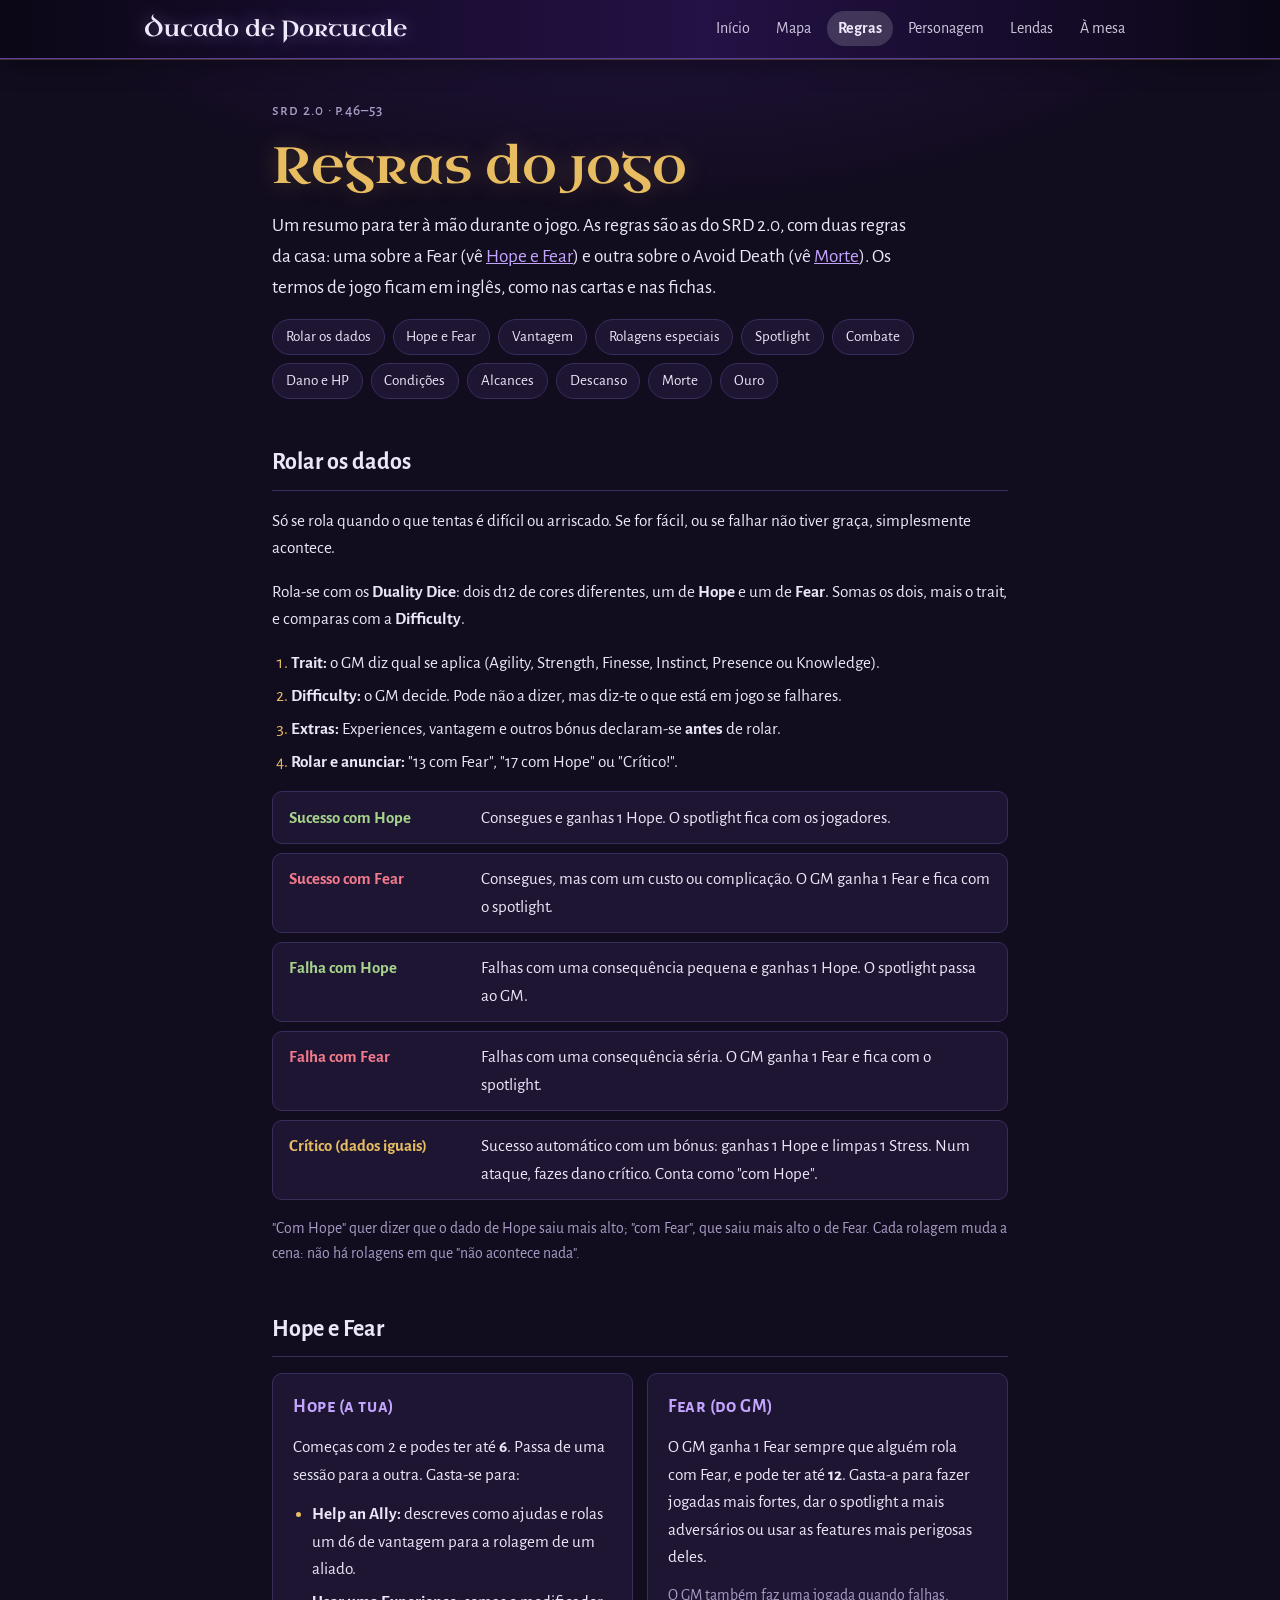
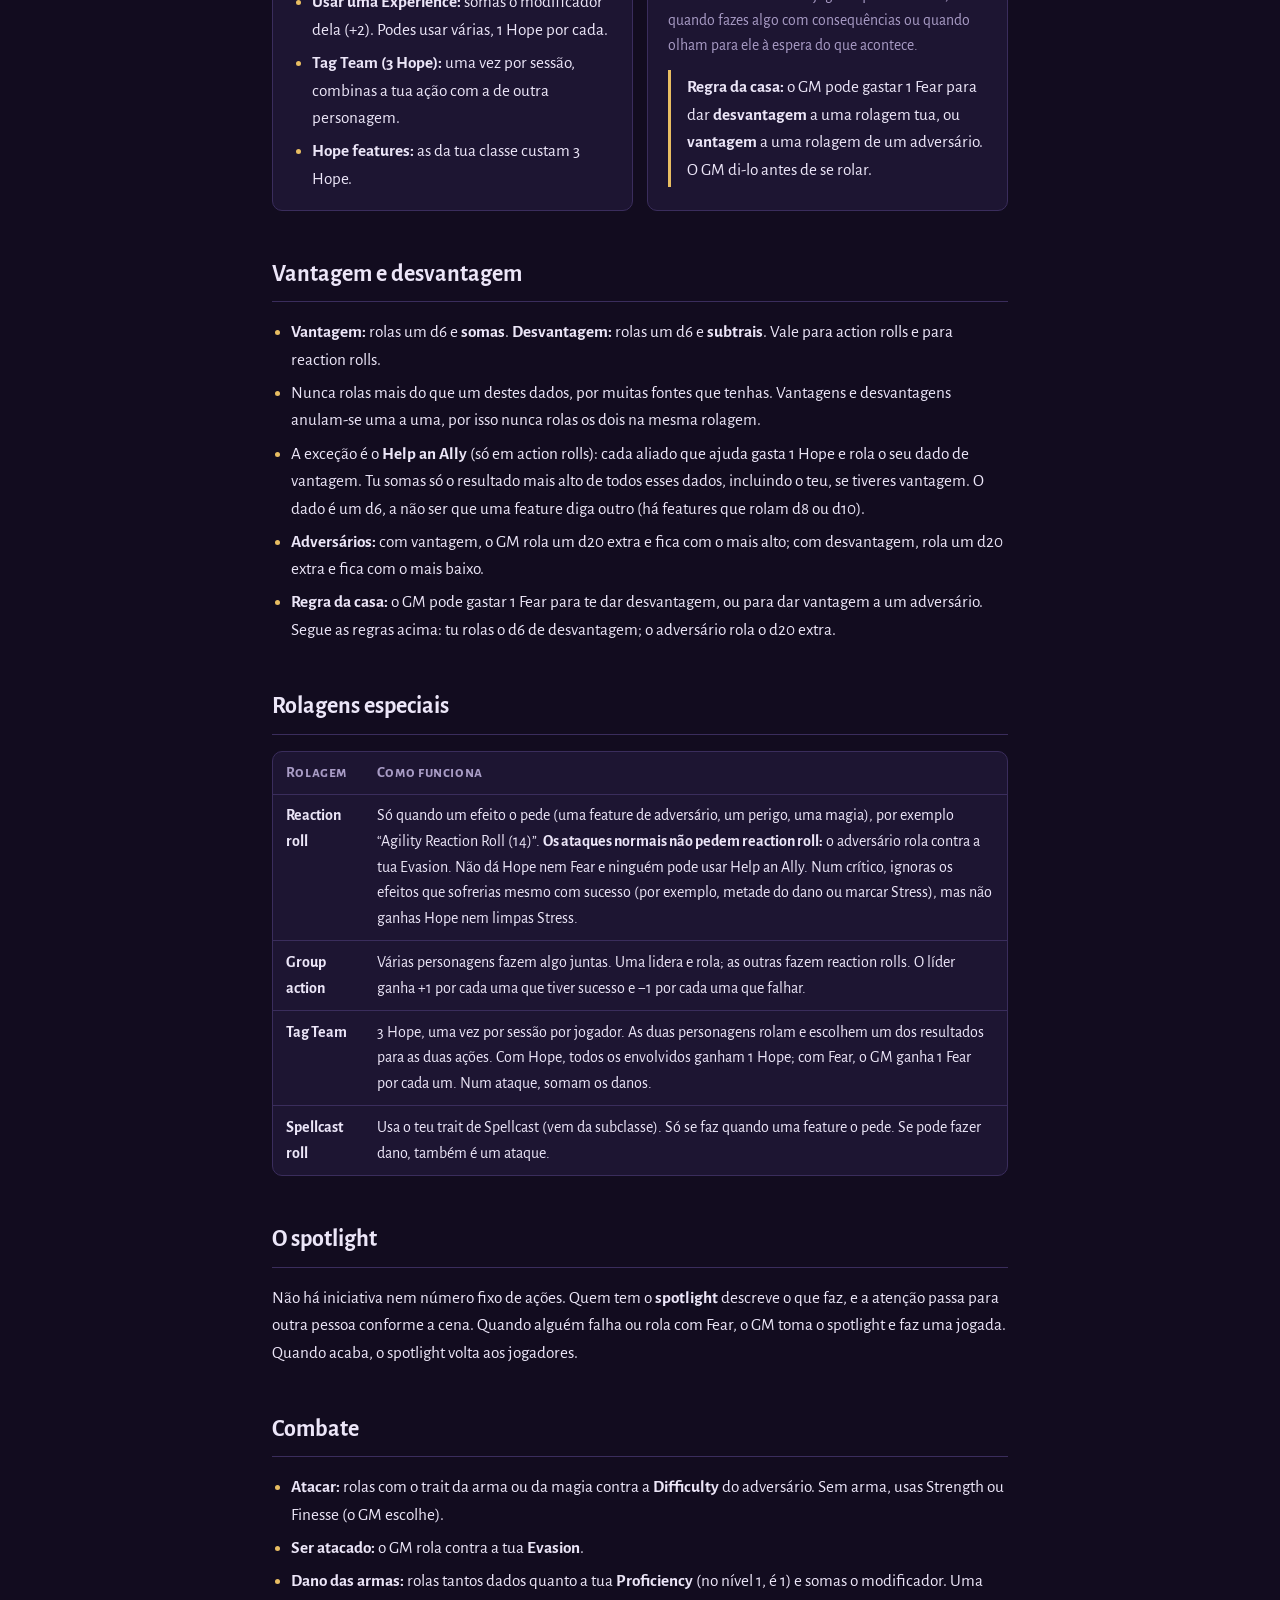
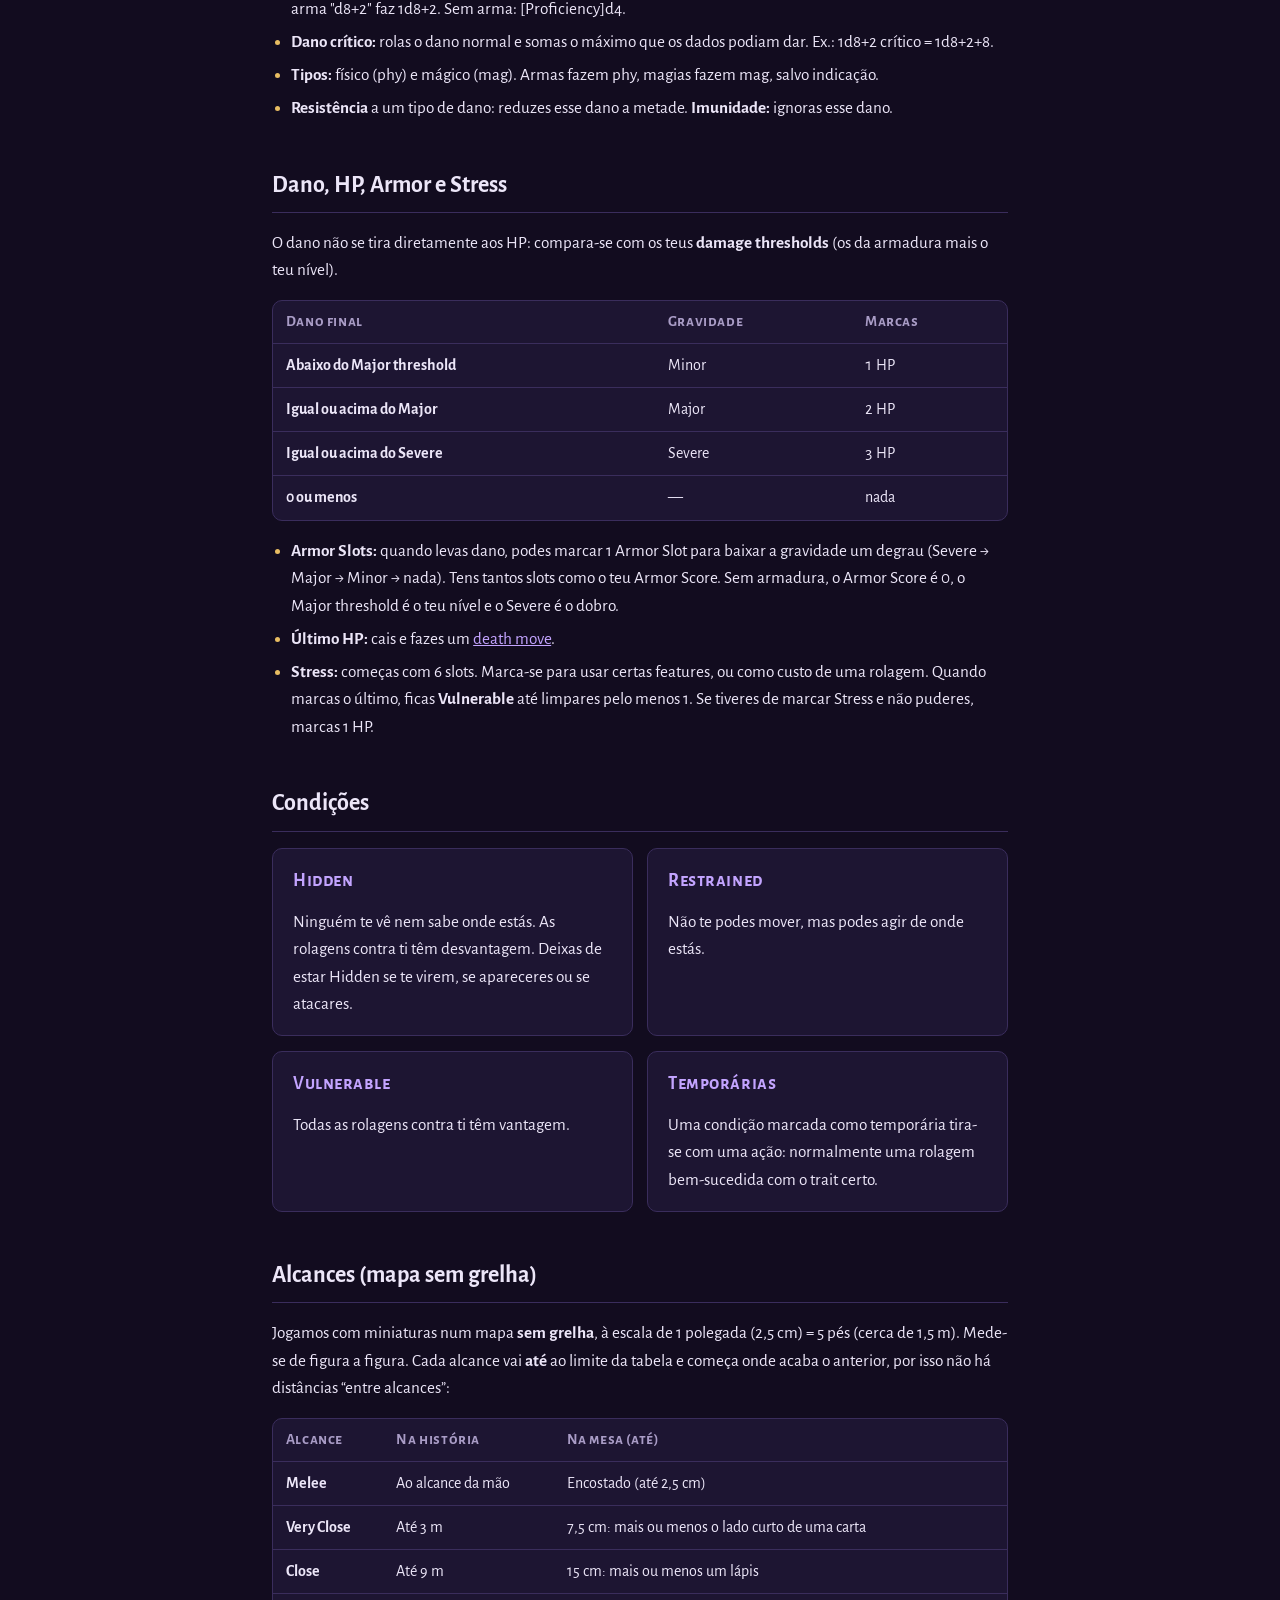
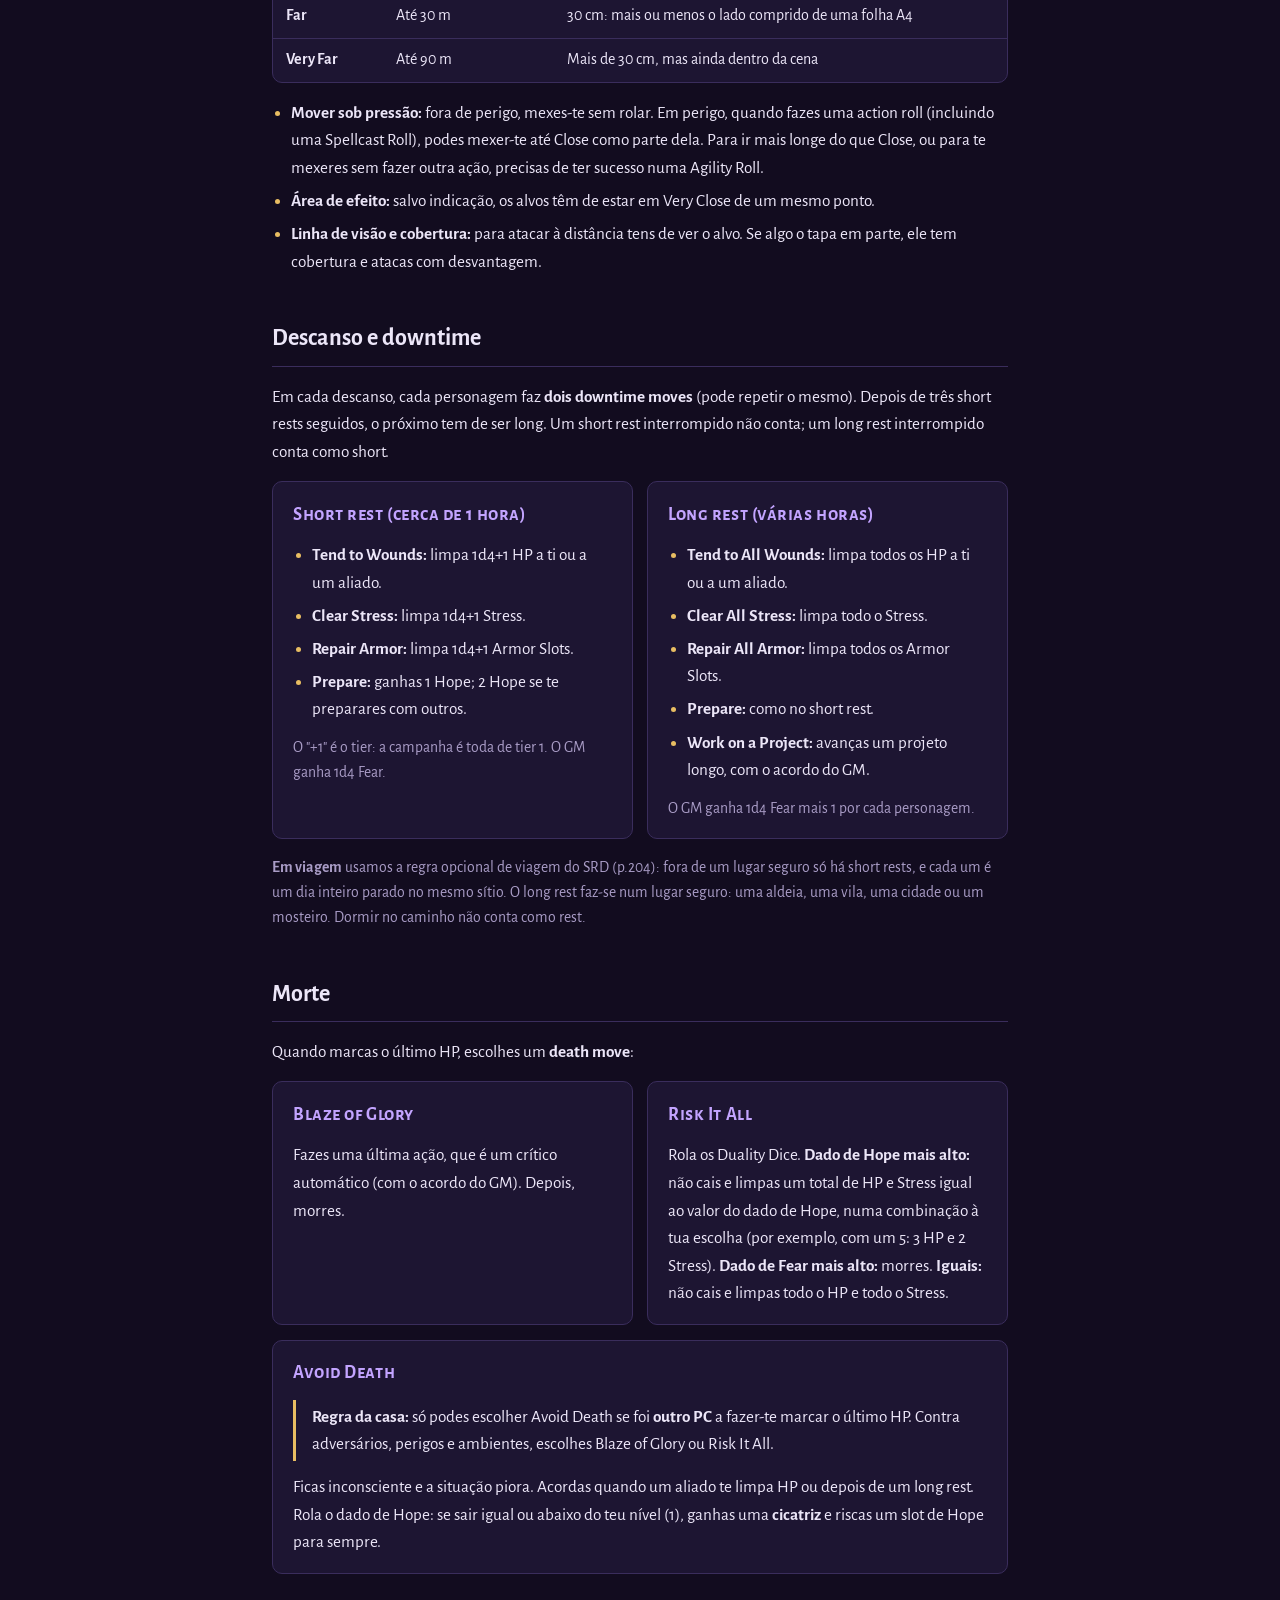
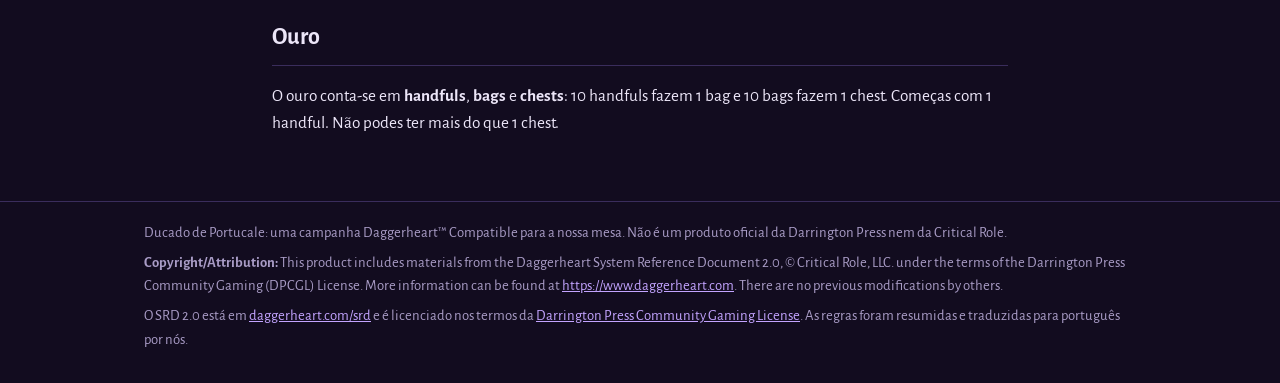
<file: site-jogadores/docs/regras.html>
<!doctype html>
<html lang="pt-PT">
<head>
<meta charset="utf-8">
<meta name="viewport" content="width=device-width, initial-scale=1, viewport-fit=cover">
<title>Regras · Ducado de Portucale</title>
<meta name="description" content="Resumo das regras do SRD 2.0 (Daggerheart™ Compatible) para os jogadores do Ducado de Portucale.">
<link rel="preconnect" href="https://fonts.googleapis.com">
<link rel="preconnect" href="https://fonts.gstatic.com" crossorigin>
<link rel="stylesheet" href="https://fonts.googleapis.com/css2?family=Uncial+Antiqua&family=Alegreya+Sans:ital,wght@0,400;0,500;0,700;1,400&family=Alegreya+Sans+SC:wght@500;700&display=swap">
<link rel="stylesheet" href="estilo.css">
</head>
<body>
<header class="site-header">
  <div class="inner">
    <a class="brand" href="index.html">Ducado de Portucale</a>
    <nav class="site-nav" aria-label="Menu principal"><ul><li><a href="index.html">Início</a></li><li><a href="mapa.html">Mapa</a></li><li><a href="regras.html" aria-current="page">Regras</a></li><li><a href="personagem.html">Personagem</a></li><li><a href="lendas.html">Lendas</a></li><li><a href="mesa.html">À mesa</a></li></ul></nav>
  </div>
</header>
<main class="wrap">
  <header class="page-head">
    <p class="eyebrow">SRD 2.0 · p.46–53</p>
    <h1>Regras do jogo</h1>
    <p class="lead">Um resumo para ter à mão durante o jogo. As regras são as do SRD 2.0, com duas regras da casa: uma sobre a Fear (vê <a href="#hope-fear">Hope e Fear</a>) e outra sobre o Avoid Death (vê <a href="#morte">Morte</a>). Os termos de jogo ficam em inglês, como nas cartas e nas fichas.</p>
    <nav class="steps plain-links" aria-label="Nesta página">
      <a href="#rolar">Rolar os dados</a>
      <a href="#hope-fear">Hope e Fear</a>
      <a href="#vantagem">Vantagem</a>
      <a href="#especiais">Rolagens especiais</a>
      <a href="#spotlight">Spotlight</a>
      <a href="#combate">Combate</a>
      <a href="#dano">Dano e HP</a>
      <a href="#condicoes">Condições</a>
      <a href="#alcances">Alcances</a>
      <a href="#descanso">Descanso</a>
      <a href="#morte">Morte</a>
      <a href="#ouro">Ouro</a>
    </nav>
  </header>

  <section id="rolar">
    <h2 class="section-head">Rolar os dados</h2>
    <p>Só se rola quando o que tentas é difícil ou arriscado. Se for fácil, ou se falhar não tiver graça, simplesmente acontece.</p>
    <p>Rola-se com os <strong>Duality Dice</strong>: dois d12 de cores diferentes, um de <strong>Hope</strong> e um de <strong>Fear</strong>. Somas os dois, mais o trait, e comparas com a <strong>Difficulty</strong>.</p>
    <ol class="plain">
      <li><strong>Trait:</strong> o GM diz qual se aplica (Agility, Strength, Finesse, Instinct, Presence ou Knowledge).</li>
      <li><strong>Difficulty:</strong> o GM decide. Pode não a dizer, mas diz-te o que está em jogo se falhares.</li>
      <li><strong>Extras:</strong> Experiences, vantagem e outros bónus declaram-se <strong>antes</strong> de rolar.</li>
      <li><strong>Rolar e anunciar:</strong> "13 com Fear", "17 com Hope" ou "Crítico!".</li>
    </ol>
    <div class="results">
      <div class="result hope"><strong>Sucesso com Hope</strong><span>Consegues e ganhas 1 Hope. O spotlight fica com os jogadores.</span></div>
      <div class="result fear"><strong>Sucesso com Fear</strong><span>Consegues, mas com um custo ou complicação. O GM ganha 1 Fear e fica com o spotlight.</span></div>
      <div class="result hope"><strong>Falha com Hope</strong><span>Falhas com uma consequência pequena e ganhas 1 Hope. O spotlight passa ao GM.</span></div>
      <div class="result fear"><strong>Falha com Fear</strong><span>Falhas com uma consequência séria. O GM ganha 1 Fear e fica com o spotlight.</span></div>
      <div class="result crit"><strong>Crítico (dados iguais)</strong><span>Sucesso automático com um bónus: ganhas 1 Hope e limpas 1 Stress. Num ataque, fazes dano crítico. Conta como "com Hope".</span></div>
    </div>
    <p class="note">"Com Hope" quer dizer que o dado de Hope saiu mais alto; "com Fear", que saiu mais alto o de Fear. Cada rolagem muda a cena: não há rolagens em que "não acontece nada".</p>
  </section>

  <section id="hope-fear">
    <h2 class="section-head">Hope e Fear</h2>
    <div class="two-col">
      <div class="box">
        <h3>Hope (a tua)</h3>
        <p>Começas com 2 e podes ter até <strong>6</strong>. Passa de uma sessão para a outra. Gasta-se para:</p>
        <ul class="plain">
          <li><strong>Help an Ally:</strong> descreves como ajudas e rolas um d6 de vantagem para a rolagem de um aliado.</li>
          <li><strong>Usar uma Experience:</strong> somas o modificador dela (+2). Podes usar várias, 1 Hope por cada.</li>
          <li><strong>Tag Team (3 Hope):</strong> uma vez por sessão, combinas a tua ação com a de outra personagem.</li>
          <li><strong>Hope features:</strong> as da tua classe custam 3 Hope.</li>
        </ul>
      </div>
      <div class="box">
        <h3>Fear (do GM)</h3>
        <p>O GM ganha 1 Fear sempre que alguém rola com Fear, e pode ter até <strong>12</strong>. Gasta-a para fazer jogadas mais fortes, dar o spotlight a mais adversários ou usar as features mais perigosas deles.</p>
        <p class="note">O GM também faz uma jogada quando falhas, quando fazes algo com consequências ou quando olham para ele à espera do que acontece.</p>
        <p class="callout"><strong>Regra da casa:</strong> o GM pode gastar 1 Fear para dar <strong>desvantagem</strong> a uma rolagem tua, ou <strong>vantagem</strong> a uma rolagem de um adversário. O GM di-lo antes de se rolar.</p>
      </div>
    </div>
  </section>

  <section id="vantagem">
    <h2 class="section-head">Vantagem e desvantagem</h2>
    <ul class="plain">
      <li><strong>Vantagem:</strong> rolas um d6 e <strong>somas</strong>. <strong>Desvantagem:</strong> rolas um d6 e <strong>subtrais</strong>. Vale para action rolls e para reaction rolls.</li>
      <li>Nunca rolas mais do que um destes dados, por muitas fontes que tenhas. Vantagens e desvantagens anulam-se uma a uma, por isso nunca rolas os dois na mesma rolagem.</li>
      <li>A exceção é o <strong>Help an Ally</strong> (só em action rolls): cada aliado que ajuda gasta 1 Hope e rola o seu dado de vantagem. Tu somas só o resultado mais alto de todos esses dados, incluindo o teu, se tiveres vantagem. O dado é um d6, a não ser que uma feature diga outro (há features que rolam d8 ou d10).</li>
      <li><strong>Adversários:</strong> com vantagem, o GM rola um d20 extra e fica com o mais alto; com desvantagem, rola um d20 extra e fica com o mais baixo.</li>
      <li><strong>Regra da casa:</strong> o GM pode gastar 1 Fear para te dar desvantagem, ou para dar vantagem a um adversário. Segue as regras acima: tu rolas o d6 de desvantagem; o adversário rola o d20 extra.</li>
    </ul>
  </section>

  <section id="especiais">
    <h2 class="section-head">Rolagens especiais</h2>
    <div class="table-scroll">
      <table class="compact">
        <thead><tr><th>Rolagem</th><th>Como funciona</th></tr></thead>
        <tbody>
          <tr><td>Reaction roll</td><td>Só quando um efeito o pede (uma feature de adversário, um perigo, uma magia), por exemplo “Agility Reaction Roll (14)”. <strong>Os ataques normais não pedem reaction roll:</strong> o adversário rola contra a tua Evasion. Não dá Hope nem Fear e ninguém pode usar Help an Ally. Num crítico, ignoras os efeitos que sofrerias mesmo com sucesso (por exemplo, metade do dano ou marcar Stress), mas não ganhas Hope nem limpas Stress.</td></tr>
          <tr><td>Group action</td><td>Várias personagens fazem algo juntas. Uma lidera e rola; as outras fazem reaction rolls. O líder ganha +1 por cada uma que tiver sucesso e −1 por cada uma que falhar.</td></tr>
          <tr><td>Tag Team</td><td>3 Hope, uma vez por sessão por jogador. As duas personagens rolam e escolhem um dos resultados para as duas ações. Com Hope, todos os envolvidos ganham 1 Hope; com Fear, o GM ganha 1 Fear por cada um. Num ataque, somam os danos.</td></tr>
          <tr><td>Spellcast roll</td><td>Usa o teu trait de Spellcast (vem da subclasse). Só se faz quando uma feature o pede. Se pode fazer dano, também é um ataque.</td></tr>
        </tbody>
      </table>
    </div>
  </section>

  <section id="spotlight">
    <h2 class="section-head">O spotlight</h2>
    <p>Não há iniciativa nem número fixo de ações. Quem tem o <strong>spotlight</strong> descreve o que faz, e a atenção passa para outra pessoa conforme a cena. Quando alguém falha ou rola com Fear, o GM toma o spotlight e faz uma jogada. Quando acaba, o spotlight volta aos jogadores.</p>
  </section>

  <section id="combate">
    <h2 class="section-head">Combate</h2>
    <ul class="plain">
      <li><strong>Atacar:</strong> rolas com o trait da arma ou da magia contra a <strong>Difficulty</strong> do adversário. Sem arma, usas Strength ou Finesse (o GM escolhe).</li>
      <li><strong>Ser atacado:</strong> o GM rola contra a tua <strong>Evasion</strong>.</li>
      <li><strong>Dano das armas:</strong> rolas tantos dados quanto a tua <strong>Proficiency</strong> (no nível 1, é 1) e somas o modificador. Uma arma "d8+2" faz 1d8+2. Sem arma: [Proficiency]d4.</li>
      <li><strong>Dano crítico:</strong> rolas o dano normal e somas o máximo que os dados podiam dar. Ex.: 1d8+2 crítico = 1d8+2+8.</li>
      <li><strong>Tipos:</strong> físico (phy) e mágico (mag). Armas fazem phy, magias fazem mag, salvo indicação.</li>
      <li><strong>Resistência</strong> a um tipo de dano: reduzes esse dano a metade. <strong>Imunidade:</strong> ignoras esse dano.</li>
    </ul>
  </section>

  <section id="dano">
    <h2 class="section-head">Dano, HP, Armor e Stress</h2>
    <p>O dano não se tira diretamente aos HP: compara-se com os teus <strong>damage thresholds</strong> (os da armadura mais o teu nível).</p>
    <div class="table-scroll">
      <table class="compact">
        <thead><tr><th>Dano final</th><th>Gravidade</th><th class="num">Marcas</th></tr></thead>
        <tbody>
          <tr><td>Abaixo do Major threshold</td><td>Minor</td><td class="num">1 HP</td></tr>
          <tr><td>Igual ou acima do Major</td><td>Major</td><td class="num">2 HP</td></tr>
          <tr><td>Igual ou acima do Severe</td><td>Severe</td><td class="num">3 HP</td></tr>
          <tr><td>0 ou menos</td><td>—</td><td class="num">nada</td></tr>
        </tbody>
      </table>
    </div>
    <ul class="plain">
      <li><strong>Armor Slots:</strong> quando levas dano, podes marcar 1 Armor Slot para baixar a gravidade um degrau (Severe → Major → Minor → nada). Tens tantos slots como o teu Armor Score. Sem armadura, o Armor Score é 0, o Major threshold é o teu nível e o Severe é o dobro.</li>
      <li><strong>Último HP:</strong> cais e fazes um <a href="#morte">death move</a>.</li>
      <li><strong>Stress:</strong> começas com 6 slots. Marca-se para usar certas features, ou como custo de uma rolagem. Quando marcas o último, ficas <strong>Vulnerable</strong> até limpares pelo menos 1. Se tiveres de marcar Stress e não puderes, marcas 1 HP.</li>
    </ul>
  </section>

  <section id="condicoes">
    <h2 class="section-head">Condições</h2>
    <div class="two-col">
      <div class="box"><h3>Hidden</h3><p>Ninguém te vê nem sabe onde estás. As rolagens contra ti têm desvantagem. Deixas de estar Hidden se te virem, se apareceres ou se atacares.</p></div>
      <div class="box"><h3>Restrained</h3><p>Não te podes mover, mas podes agir de onde estás.</p></div>
      <div class="box"><h3>Vulnerable</h3><p>Todas as rolagens contra ti têm vantagem.</p></div>
      <div class="box"><h3>Temporárias</h3><p>Uma condição marcada como temporária tira-se com uma ação: normalmente uma rolagem bem-sucedida com o trait certo.</p></div>
    </div>
  </section>

  <section id="alcances">
    <h2 class="section-head">Alcances (mapa sem grelha)</h2>
    <p>Jogamos com miniaturas num mapa <strong>sem grelha</strong>, à escala de 1 polegada (2,5 cm) = 5 pés (cerca de 1,5 m). Mede-se de figura a figura. Cada alcance vai <strong>até</strong> ao limite da tabela e começa onde acaba o anterior, por isso não há distâncias “entre alcances”:</p>
    <div class="table-scroll">
      <table class="compact">
        <thead><tr><th>Alcance</th><th>Na história</th><th>Na mesa (até)</th></tr></thead>
        <tbody>
          <tr><td>Melee</td><td>Ao alcance da mão</td><td>Encostado (até 2,5 cm)</td></tr>
          <tr><td>Very Close</td><td>Até 3 m</td><td>7,5 cm: mais ou menos o lado curto de uma carta</td></tr>
          <tr><td>Close</td><td>Até 9 m</td><td>15 cm: mais ou menos um lápis</td></tr>
          <tr><td>Far</td><td>Até 30 m</td><td>30 cm: mais ou menos o lado comprido de uma folha A4</td></tr>
          <tr><td>Very Far</td><td>Até 90 m</td><td>Mais de 30 cm, mas ainda dentro da cena</td></tr>
        </tbody>
      </table>
    </div>
    <ul class="plain">
      <li><strong>Mover sob pressão:</strong> fora de perigo, mexes-te sem rolar. Em perigo, quando fazes uma action roll (incluindo uma Spellcast Roll), podes mexer-te até Close como parte dela. Para ir mais longe do que Close, ou para te mexeres sem fazer outra ação, precisas de ter sucesso numa Agility Roll.</li>
      <li><strong>Área de efeito:</strong> salvo indicação, os alvos têm de estar em Very Close de um mesmo ponto.</li>
      <li><strong>Linha de visão e cobertura:</strong> para atacar à distância tens de ver o alvo. Se algo o tapa em parte, ele tem cobertura e atacas com desvantagem.</li>
    </ul>
  </section>

  <section id="descanso">
    <h2 class="section-head">Descanso e downtime</h2>
    <p>Em cada descanso, cada personagem faz <strong>dois downtime moves</strong> (pode repetir o mesmo). Depois de três short rests seguidos, o próximo tem de ser long. Um short rest interrompido não conta; um long rest interrompido conta como short.</p>
    <div class="two-col">
      <div class="box">
        <h3>Short rest (cerca de 1 hora)</h3>
        <ul class="plain">
          <li><strong>Tend to Wounds:</strong> limpa 1d4+1 HP a ti ou a um aliado.</li>
          <li><strong>Clear Stress:</strong> limpa 1d4+1 Stress.</li>
          <li><strong>Repair Armor:</strong> limpa 1d4+1 Armor Slots.</li>
          <li><strong>Prepare:</strong> ganhas 1 Hope; 2 Hope se te preparares com outros.</li>
        </ul>
        <p class="note">O "+1" é o tier: a campanha é toda de tier 1. O GM ganha 1d4 Fear.</p>
      </div>
      <div class="box">
        <h3>Long rest (várias horas)</h3>
        <ul class="plain">
          <li><strong>Tend to All Wounds:</strong> limpa todos os HP a ti ou a um aliado.</li>
          <li><strong>Clear All Stress:</strong> limpa todo o Stress.</li>
          <li><strong>Repair All Armor:</strong> limpa todos os Armor Slots.</li>
          <li><strong>Prepare:</strong> como no short rest.</li>
          <li><strong>Work on a Project:</strong> avanças um projeto longo, com o acordo do GM.</li>
        </ul>
        <p class="note">O GM ganha 1d4 Fear mais 1 por cada personagem.</p>
      </div>
    </div>
    <p class="note"><strong>Em viagem</strong> usamos a regra opcional de viagem do SRD (p.204): fora de um lugar seguro só há short rests, e cada um é um dia inteiro parado no mesmo sítio. O long rest faz-se num lugar seguro: uma aldeia, uma vila, uma cidade ou um mosteiro. Dormir no caminho não conta como rest.</p>
  </section>

  <section id="morte">
    <h2 class="section-head">Morte</h2>
    <p>Quando marcas o último HP, escolhes um <strong>death move</strong>:</p>
    <div class="two-col">
      <div class="box"><h3>Blaze of Glory</h3><p>Fazes uma última ação, que é um crítico automático (com o acordo do GM). Depois, morres.</p></div>
      <div class="box"><h3>Risk It All</h3><p>Rola os Duality Dice. <strong>Dado de Hope mais alto:</strong> não cais e limpas um total de HP e Stress igual ao valor do dado de Hope, numa combinação à tua escolha (por exemplo, com um 5: 3 HP e 2 Stress). <strong>Dado de Fear mais alto:</strong> morres. <strong>Iguais:</strong> não cais e limpas todo o HP e todo o Stress.</p></div>
      <div class="box span-all"><h3>Avoid Death</h3><p class="callout"><strong>Regra da casa:</strong> só podes escolher Avoid Death se foi <strong>outro PC</strong> a fazer-te marcar o último HP. Contra adversários, perigos e ambientes, escolhes Blaze of Glory ou Risk It All.</p><p>Ficas inconsciente e a situação piora. Acordas quando um aliado te limpa HP ou depois de um long rest. Rola o dado de Hope: se sair igual ou abaixo do teu nível (1), ganhas uma <strong>cicatriz</strong> e riscas um slot de Hope para sempre.</p></div>
    </div>
  </section>

  <section id="ouro">
    <h2 class="section-head">Ouro</h2>
    <p>O ouro conta-se em <strong>handfuls</strong>, <strong>bags</strong> e <strong>chests</strong>: 10 handfuls fazem 1 bag e 10 bags fazem 1 chest. Começas com 1 handful. Não podes ter mais do que 1 chest.</p>
  </section>

</main>
<footer class="site-footer">
  <div class="inner">
    <p>Ducado de Portucale: uma campanha Daggerheart™ Compatible para a nossa mesa. Não é um produto oficial da Darrington Press nem da Critical Role.</p>
    <p><strong>Copyright/Attribution:</strong> This product includes materials from the Daggerheart System Reference Document 2.0, © Critical Role, LLC. under the terms of the Darrington Press Community Gaming (DPCGL) License. More information can be found at <a href="https://www.daggerheart.com">https://www.daggerheart.com</a>. There are no previous modifications by others.</p>
    <p>O SRD 2.0 está em <a href="https://www.daggerheart.com/srd">daggerheart.com/srd</a> e é licenciado nos termos da <a href="https://darringtonpress.com/license">Darrington Press Community Gaming License</a>. As regras foram resumidas e traduzidas para português por nós.</p>
  </div>
</footer>
<script src="site.js" defer></script>
</body>
</html>
</file>
<file: site-jogadores/docs/estilo.css>
/* Ducado de Portucale — site dos jogadores.
   Tema escuro sempre: violeta profundo com acentos de lavanda e ouro velho; títulos em unicial.
   (Os nomes das variáveis vêm do tema antigo: --indigo é o acento principal, agora lavanda.) */
:root {
  --bg: #120c1f;
  --surface: #1d1532;
  --fg: #ece6f8;
  --muted: #a99cc6;
  --line: #3a2d5c;
  --indigo: #c3a4ff;
  --indigo-soft: #2f2152;
  --ochre: #e8bd62;
  --vermilion: #f27a8c;
  --olive: #a6d48c;
  --header: #0b0716;
  --header-fg: #efe9fb;
  --glow: rgba(124, 58, 237, .22);
  --display: "Uncial Antiqua", "Palatino Linotype", Georgia, serif;
  --body: "Alegreya Sans", "Segoe UI", system-ui, sans-serif;
  --caps: "Alegreya Sans SC", "Alegreya Sans", "Segoe UI", system-ui, sans-serif;
  color-scheme: dark;
}

* { box-sizing: border-box; }
html { -webkit-text-size-adjust: 100%; background: var(--bg); }
body {
  margin: 0; color: var(--fg);
  background: radial-gradient(60rem 30rem at 50% -8rem, var(--glow), transparent 70%) no-repeat, var(--bg);
  min-height: 100vh;
  font-family: var(--body); font-size: 1.075rem; line-height: 1.6;
}
::selection { background: #6d3fd0; color: #fff; }
img { max-width: 100%; height: auto; }
a { color: var(--indigo); }
:focus-visible { outline: 2px solid var(--ochre); outline-offset: 2px; border-radius: 4px; }
h1, h2, h3 { text-wrap: balance; margin: 0; }
p { margin: 0; }

/* Cabeçalho e menu (igual em todas as páginas) */
.site-header {
  background: linear-gradient(90deg, #0b0716, #241145 55%, #0b0716);
  color: var(--header-fg);
  border-bottom: 1px solid #5b3fa0;
  box-shadow: 0 1px 0 rgba(232, 189, 98, .25), 0 6px 24px rgba(0, 0, 0, .35);
}
.brand { text-shadow: 0 0 18px rgba(195, 164, 255, .45); }
.site-header .inner {
  max-width: 64rem; margin: 0 auto;
  padding-left: max(16px, env(safe-area-inset-left, 0px));
  padding-right: max(16px, env(safe-area-inset-right, 0px));
  padding-block: .7rem;
  display: flex; flex-wrap: wrap; align-items: center; justify-content: space-between; gap: .5rem 1.5rem;
}
.brand { font-family: var(--display); font-size: 1.35rem; color: var(--header-fg); text-decoration: none; white-space: nowrap; }
.site-nav ul { list-style: none; margin: 0; padding: 0; display: flex; flex-wrap: wrap; gap: .25rem; }
.site-nav a {
  display: block; color: var(--header-fg); text-decoration: none; opacity: .85;
  padding: .3rem .7rem; border-radius: 999px; font-size: 1rem;
}
.site-nav a:hover { opacity: 1; background: rgba(255, 255, 255, .1); }
.site-nav a[aria-current="page"] { opacity: 1; background: rgba(255, 255, 255, .16); font-weight: 700; }

/* Corpo das páginas */
.wrap {
  max-width: 48rem; margin: 0 auto;
  padding-left: max(16px, env(safe-area-inset-left, 0px));
  padding-right: max(16px, env(safe-area-inset-right, 0px));
  padding-block: 2.5rem 4rem;
  display: grid; gap: 2.75rem;
}
.wrap.wide { max-width: 64rem; }
.eyebrow { font-family: var(--caps); font-weight: 500; letter-spacing: .08em; text-transform: lowercase; color: var(--muted); font-size: .95rem; }
.page-head { display: grid; gap: 1rem; }
h1 {
  font-family: var(--display); font-weight: 400; font-size: clamp(2.1rem, 6vw, 3.2rem); line-height: 1.1;
  color: var(--ochre); text-shadow: 0 0 24px rgba(232, 189, 98, .25);
}
h2 { font-family: var(--body); font-weight: 700; font-size: 1.5rem; }
h3 { font-family: var(--caps); font-weight: 700; font-size: 1.15rem; letter-spacing: .03em; color: var(--indigo); }
.lead { font-size: 1.2rem; max-width: 40rem; }
.note { color: var(--muted); font-size: .98rem; }
.term { font-style: italic; }
section { display: grid; gap: 1rem; scroll-margin-top: 1rem; }
.section-head { border-bottom: 1px solid var(--line); padding-bottom: .5rem; }
ul.plain, ol.plain { margin: 0; padding-left: 1.2rem; display: grid; gap: .35rem; }
ul.plain li::marker, ol.plain li::marker { color: var(--ochre); }
.callout { border-left: 3px solid var(--ochre); padding: .2rem 0 .2rem 1rem; }
blockquote.pitch {
  margin: 0; background: var(--surface); border: 1px solid var(--line); border-radius: 10px;
  padding: 1.2rem 1.4rem; display: grid; gap: .8rem; font-size: 1.12rem;
}
.box {
  background: var(--surface); border: 1px solid var(--line); border-radius: 10px;
  padding: 1.1rem 1.25rem; display: grid; gap: .75rem; align-content: start;
}
.diffs ol { margin: 0; padding-left: 1.3rem; display: grid; gap: .4rem; }
.diffs li::marker { color: var(--vermilion); font-weight: 700; }
.tags { display: flex; flex-wrap: wrap; gap: .4rem; margin: 0; padding: 0; list-style: none; }
.tags li { background: var(--indigo-soft); color: var(--indigo); border-radius: 999px; padding: .1rem .7rem; font-size: .98rem; }

/* Índice dentro da página */
nav.steps { display: flex; flex-wrap: wrap; gap: .5rem; }
nav.steps a {
  display: inline-flex; align-items: center; gap: .45rem; text-decoration: none;
  border: 1px solid var(--line); background: var(--surface); color: var(--fg);
  border-radius: 999px; padding: .3rem .8rem .3rem .35rem; font-size: .95rem;
}
nav.steps a b {
  font-family: var(--display); font-weight: 400; color: var(--surface); background: var(--indigo);
  min-width: 1.6rem; height: 1.6rem; border-radius: 50%; display: grid; place-items: center; font-size: .9rem; padding: 0 .3rem;
}
nav.steps a:hover { border-color: var(--indigo); }
nav.steps.plain-links a { padding: .3rem .8rem; }
.step-head { display: flex; align-items: baseline; gap: .9rem; border-bottom: 1px solid var(--line); padding-bottom: .5rem; }
.step-num { font-family: var(--display); color: var(--ochre); font-size: 2.4rem; line-height: 1; min-width: 2rem; }

/* Tabelas */
.table-scroll { overflow-x: auto; border: 1px solid var(--line); border-radius: 10px; background: var(--surface); }
table { border-collapse: collapse; width: 100%; min-width: 30rem; font-size: 1rem; }
th, td { text-align: left; vertical-align: top; padding: .55rem .8rem; border-bottom: 1px solid var(--line); }
tr:last-child td { border-bottom: 0; }
th { font-family: var(--caps); font-weight: 700; color: var(--muted); letter-spacing: .04em; font-size: .95rem; }
td:first-child { font-weight: 700; white-space: nowrap; }
table.compact { min-width: 0; }
table.compact td:first-child { white-space: normal; }
td.num, th.num { font-variant-numeric: tabular-nums; white-space: nowrap; }
.two-col { display: grid; gap: .9rem; grid-template-columns: repeat(auto-fit, minmax(18rem, 1fr)); }
.two-col > * { min-width: 0; }
.no { color: var(--vermilion); }

/* Cartões */
.cards { display: grid; gap: .9rem; grid-template-columns: repeat(auto-fill, minmax(17rem, 1fr)); }
.card {
  background: var(--surface); border: 1px solid var(--line); border-radius: 10px;
  padding: 1rem 1.1rem; display: grid; gap: .55rem; align-content: start; min-width: 0;
  transition: border-color .15s;
}
.card:hover { border-color: #5b3fa0; }
.card-top { display: flex; justify-content: space-between; align-items: baseline; gap: .6rem; flex-wrap: wrap; }
.card-top strong { font-size: 1.12rem; }
.chip {
  font-family: var(--caps); font-weight: 700; font-size: .85rem; letter-spacing: .05em;
  color: var(--indigo); background: var(--indigo-soft); border-radius: 6px; padding: .05rem .5rem;
}
.who { color: var(--muted); }
.feat { border-top: 1px dashed var(--line); padding-top: .55rem; }
.feat b { color: var(--olive); }
.qs { font-size: .98rem; display: grid; gap: .2rem; }
.qs span { font-family: var(--caps); font-weight: 700; color: var(--ochre); font-size: .85rem; letter-spacing: .05em; }
.traits { display: flex; flex-wrap: wrap; gap: .5rem; }
.traits span {
  font-family: var(--display); font-size: 1.35rem; color: var(--indigo);
  background: var(--surface); border: 1px solid var(--line); border-radius: 8px;
  min-width: 3.2rem; text-align: center; padding: .25rem .6rem; font-variant-numeric: tabular-nums;
}

/* Resultados das rolagens */
.results { display: grid; gap: .6rem; }
.result {
  display: grid; grid-template-columns: 11rem 1fr; gap: .2rem 1rem; align-items: baseline;
  background: var(--surface); border: 1px solid var(--line); border-radius: 10px; padding: .7rem 1rem;
}
.result strong { font-size: 1.05rem; }
.result.hope strong { color: var(--olive); }
.result.fear strong { color: var(--vermilion); }
.result.crit strong { color: var(--ochre); }
@media (max-width: 34rem) { .result { grid-template-columns: 1fr; } }

/* Mapa */
.map-figure { margin: 0; display: grid; gap: .6rem; }
.map { position: relative; border: 1px solid var(--line); border-radius: 10px; overflow: hidden; background: #e9f3f8; }
.map img { display: block; width: 100%; }
.pin {
  position: absolute; transform: translate(-50%, -50%);
  width: 2rem; height: 2rem; border-radius: 50%; border: 0; padding: 0; cursor: pointer;
  background: transparent;
}
.pin::after {
  content: ""; position: absolute; inset: .45rem; border-radius: 50%;
  border: 2px solid transparent; transition: border-color .15s, transform .15s;
}
.pin:hover::after, .pin:focus-visible::after { border-color: var(--ochre); transform: scale(1.25); }
.pin.active::after { border-color: var(--vermilion); border-width: 3px; transform: scale(1.4); }
.place-panel { min-height: 6rem; }
.place-panel h3 { font-size: 1.3rem; }
.place-panel[hidden] { display: none !important; }
.legend { display: flex; flex-wrap: wrap; gap: .4rem 1.2rem; color: var(--muted); font-size: .95rem; }
.place-list { display: grid; gap: .9rem; grid-template-columns: repeat(auto-fill, minmax(17rem, 1fr)); }
.place { scroll-margin-top: 1rem; }
.place.active { border-color: var(--vermilion); box-shadow: 0 0 0 2px var(--vermilion) inset; }
.place .today { color: var(--muted); font-size: .95rem; }

footer.site-footer {
  border-top: 1px solid var(--line); color: var(--muted); font-size: .92rem;
}
footer.site-footer .inner {
  max-width: 64rem; margin: 0 auto;
  padding-left: max(16px, env(safe-area-inset-left, 0px));
  padding-right: max(16px, env(safe-area-inset-right, 0px));
  padding-block: 1.2rem 2rem; display: grid; gap: .4rem;
}

@media (prefers-reduced-motion: no-preference) { html { scroll-behavior: smooth; } }
@media (prefers-reduced-motion: reduce) { .pin::after { transition: none; } }
@media print {
  .site-header, nav.steps, footer.site-footer { display: none; }
  body { background: #fff; color: #000; }
  .card, .box, .table-scroll, .result { break-inside: avoid; }
}

/* Filtros do mapa e distâncias nos cartões */
.filters { display: flex; flex-wrap: wrap; gap: .5rem; margin-bottom: .2rem; }
.filter {
  font: inherit; font-size: .95rem; cursor: pointer;
  border: 1px solid var(--line); background: var(--surface); color: var(--fg);
  border-radius: 999px; padding: .3rem .85rem;
}
.filter:hover { border-color: var(--indigo); }
.filter[aria-pressed="true"] { background: var(--indigo); border-color: var(--indigo); color: var(--surface); }
.pin[hidden], .place[hidden], .place-list[hidden], h3[hidden] { display: none !important; }
#lugares h3 { scroll-margin-top: 1rem; }
.dist { font-size: .95rem; color: var(--muted); }
.dist span { display: block; font-family: var(--caps); font-weight: 700; color: var(--ochre); font-size: .85rem; letter-spacing: .05em; }
.two-col > .span-all { grid-column: 1 / -1; }
</file>
